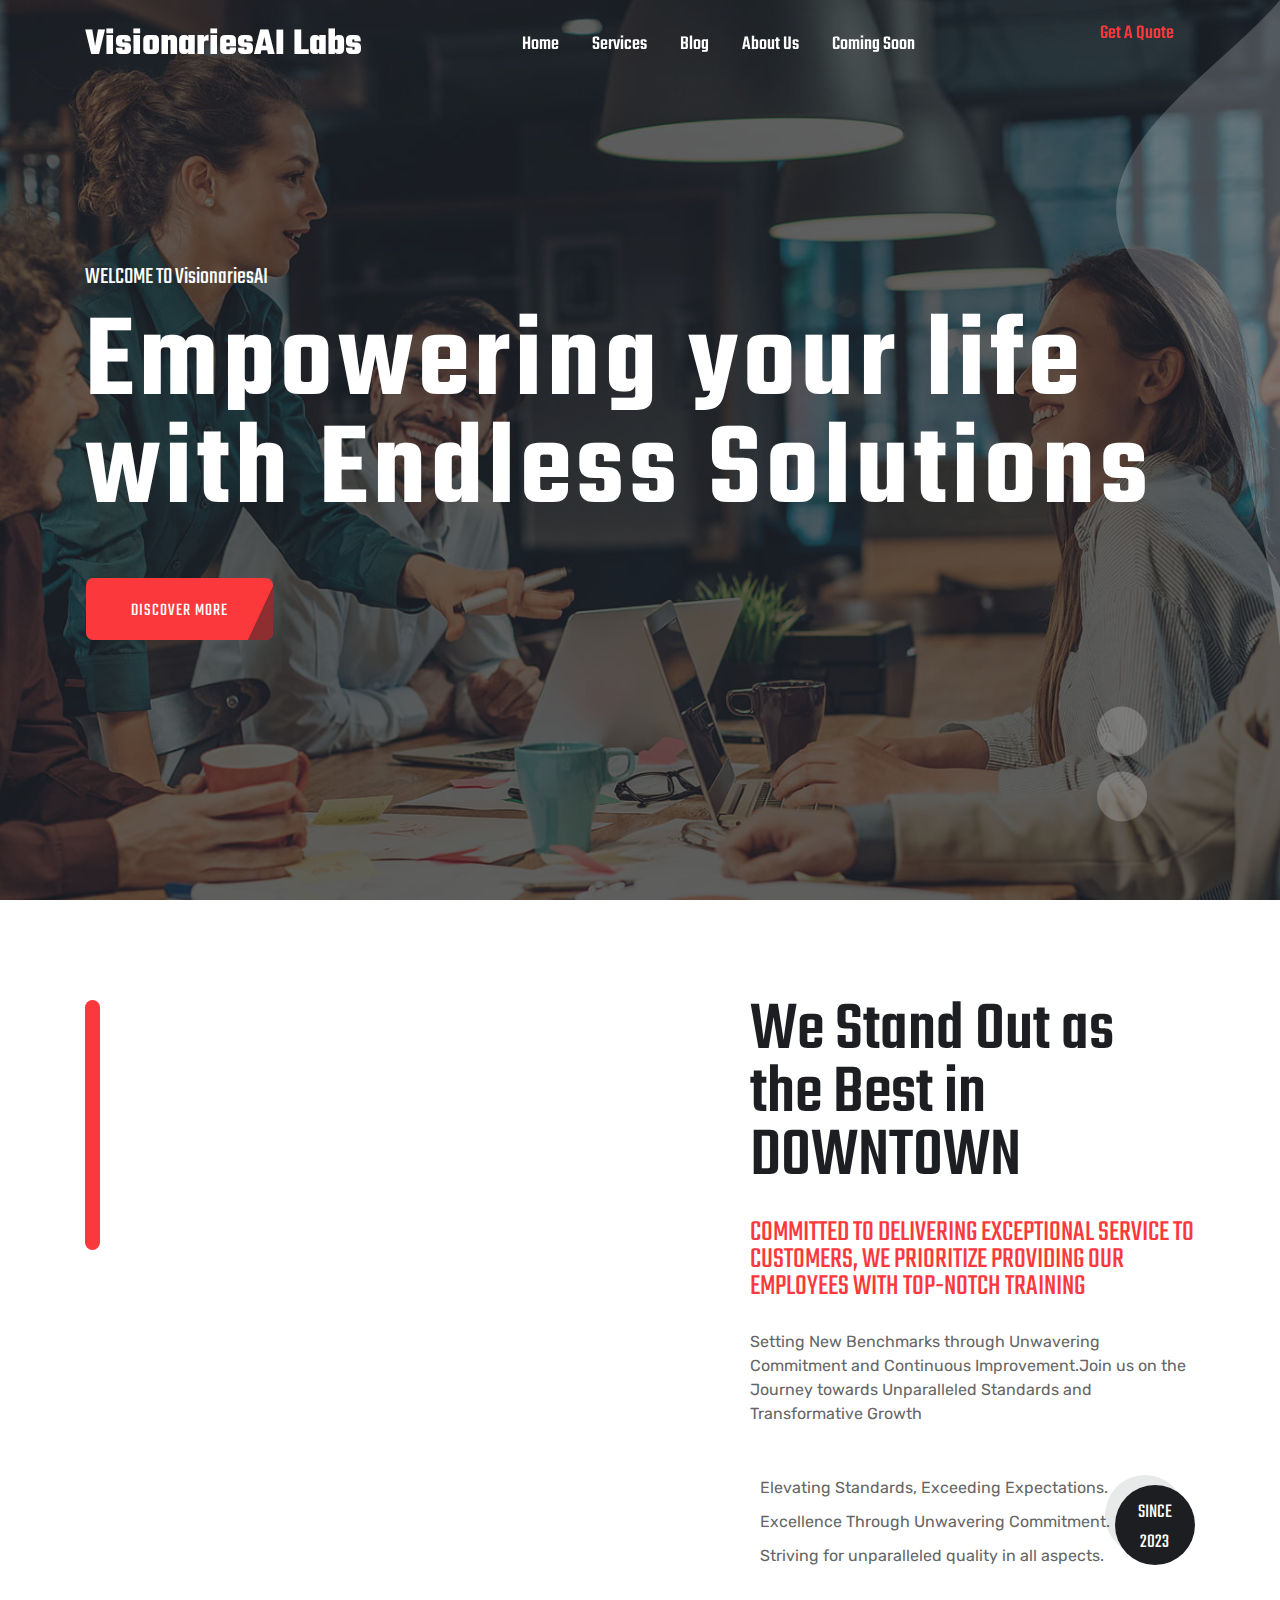
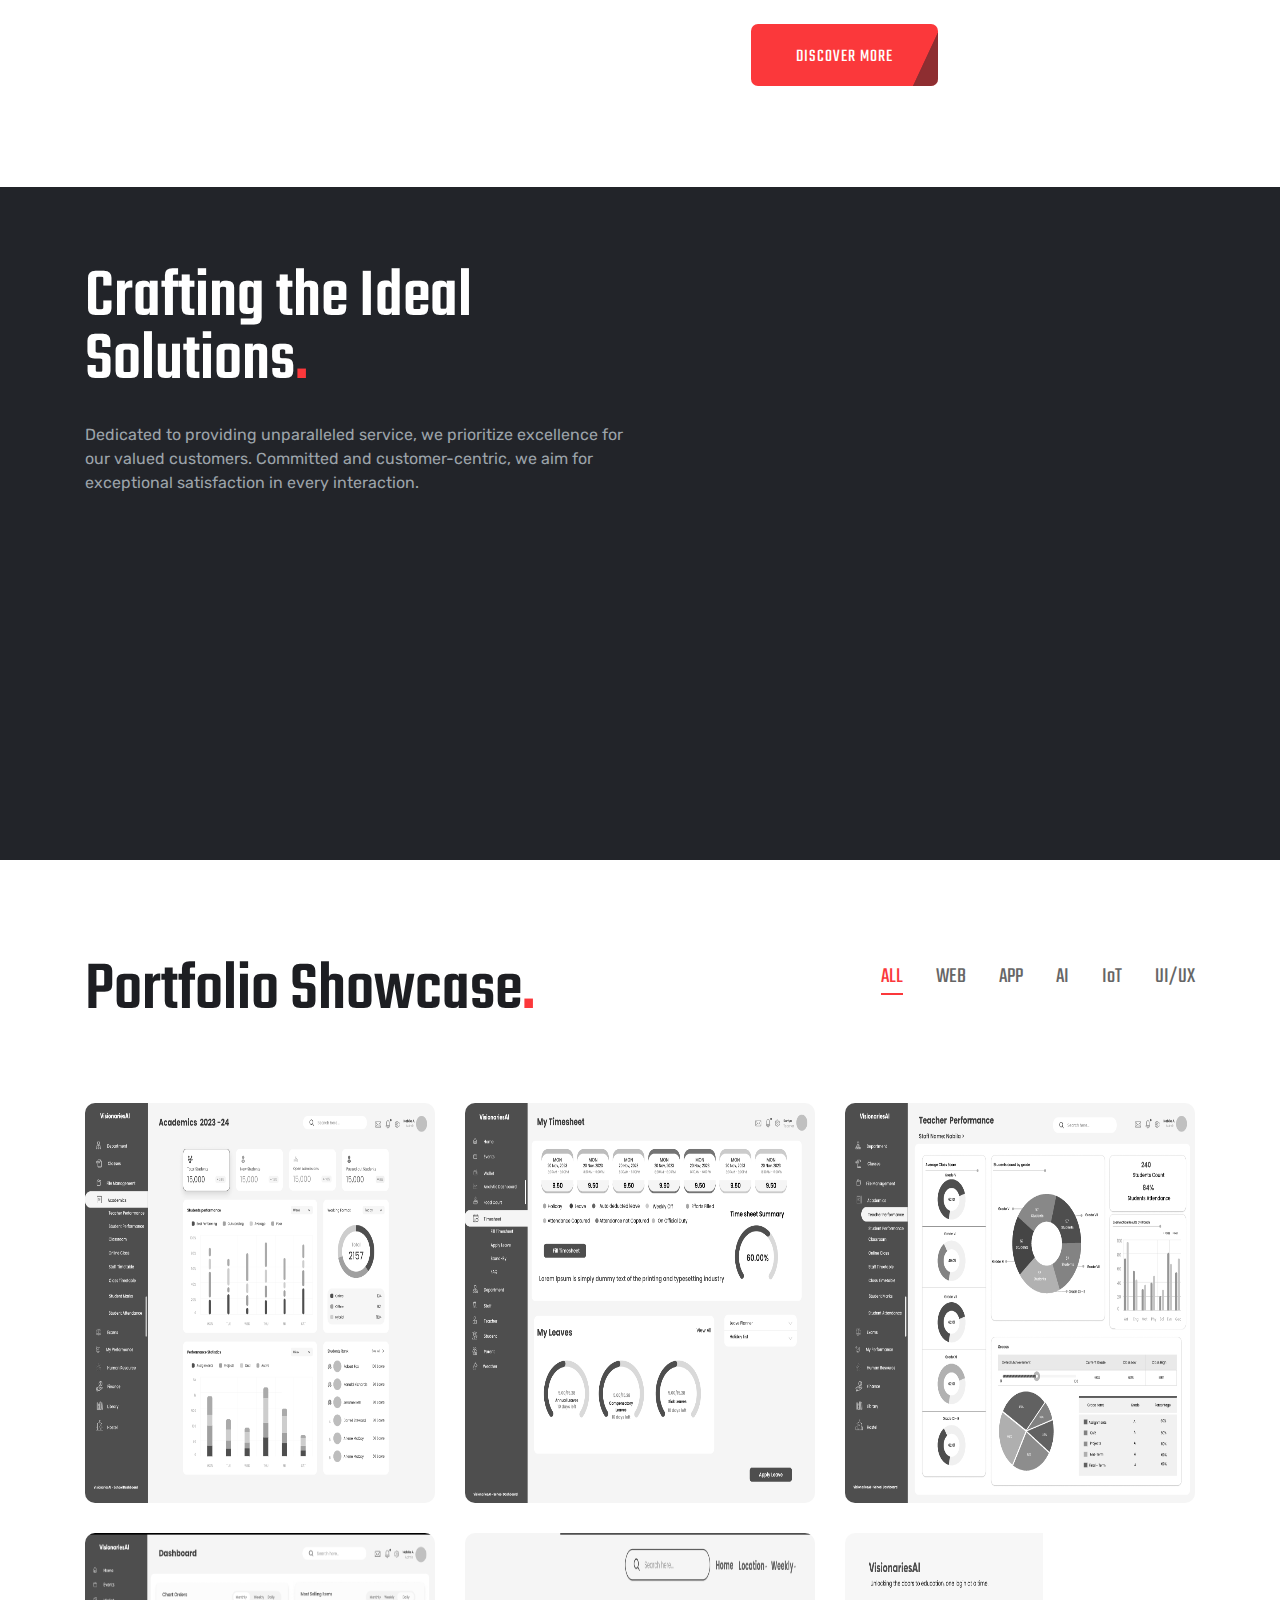
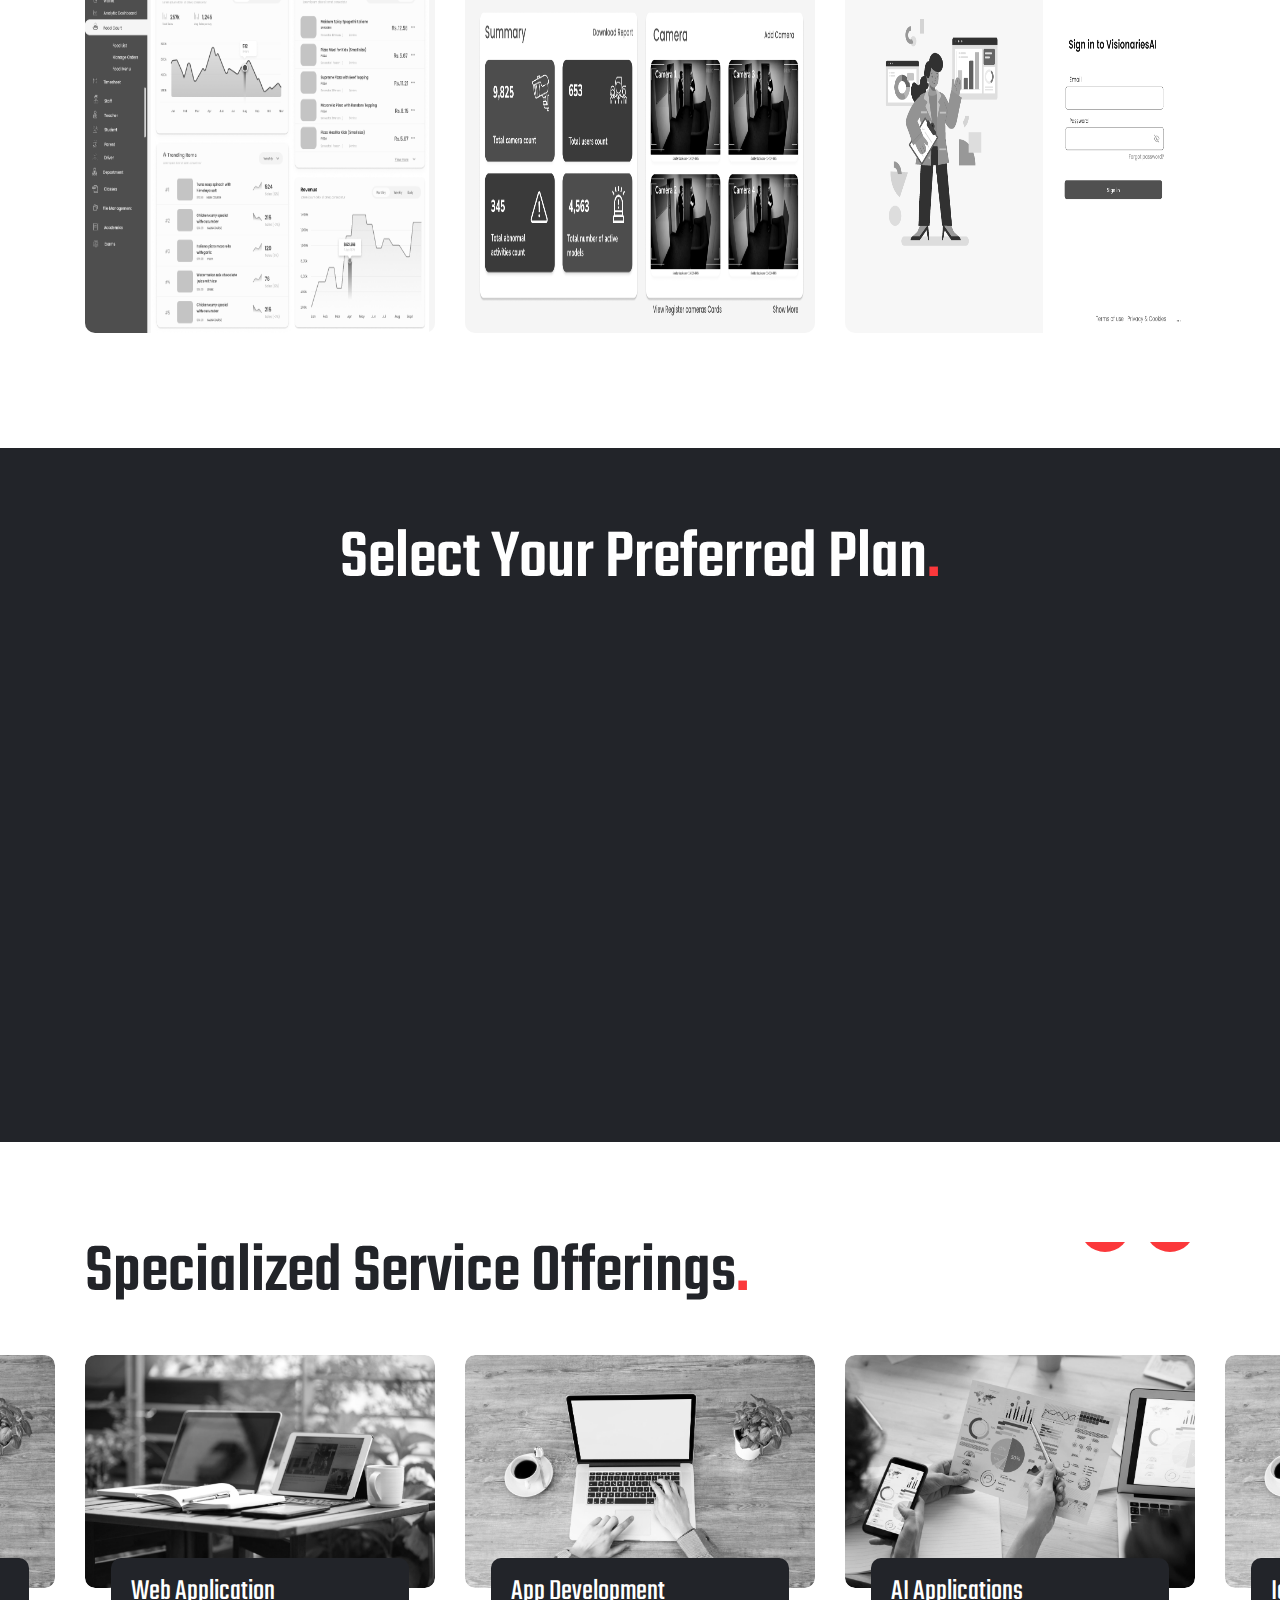
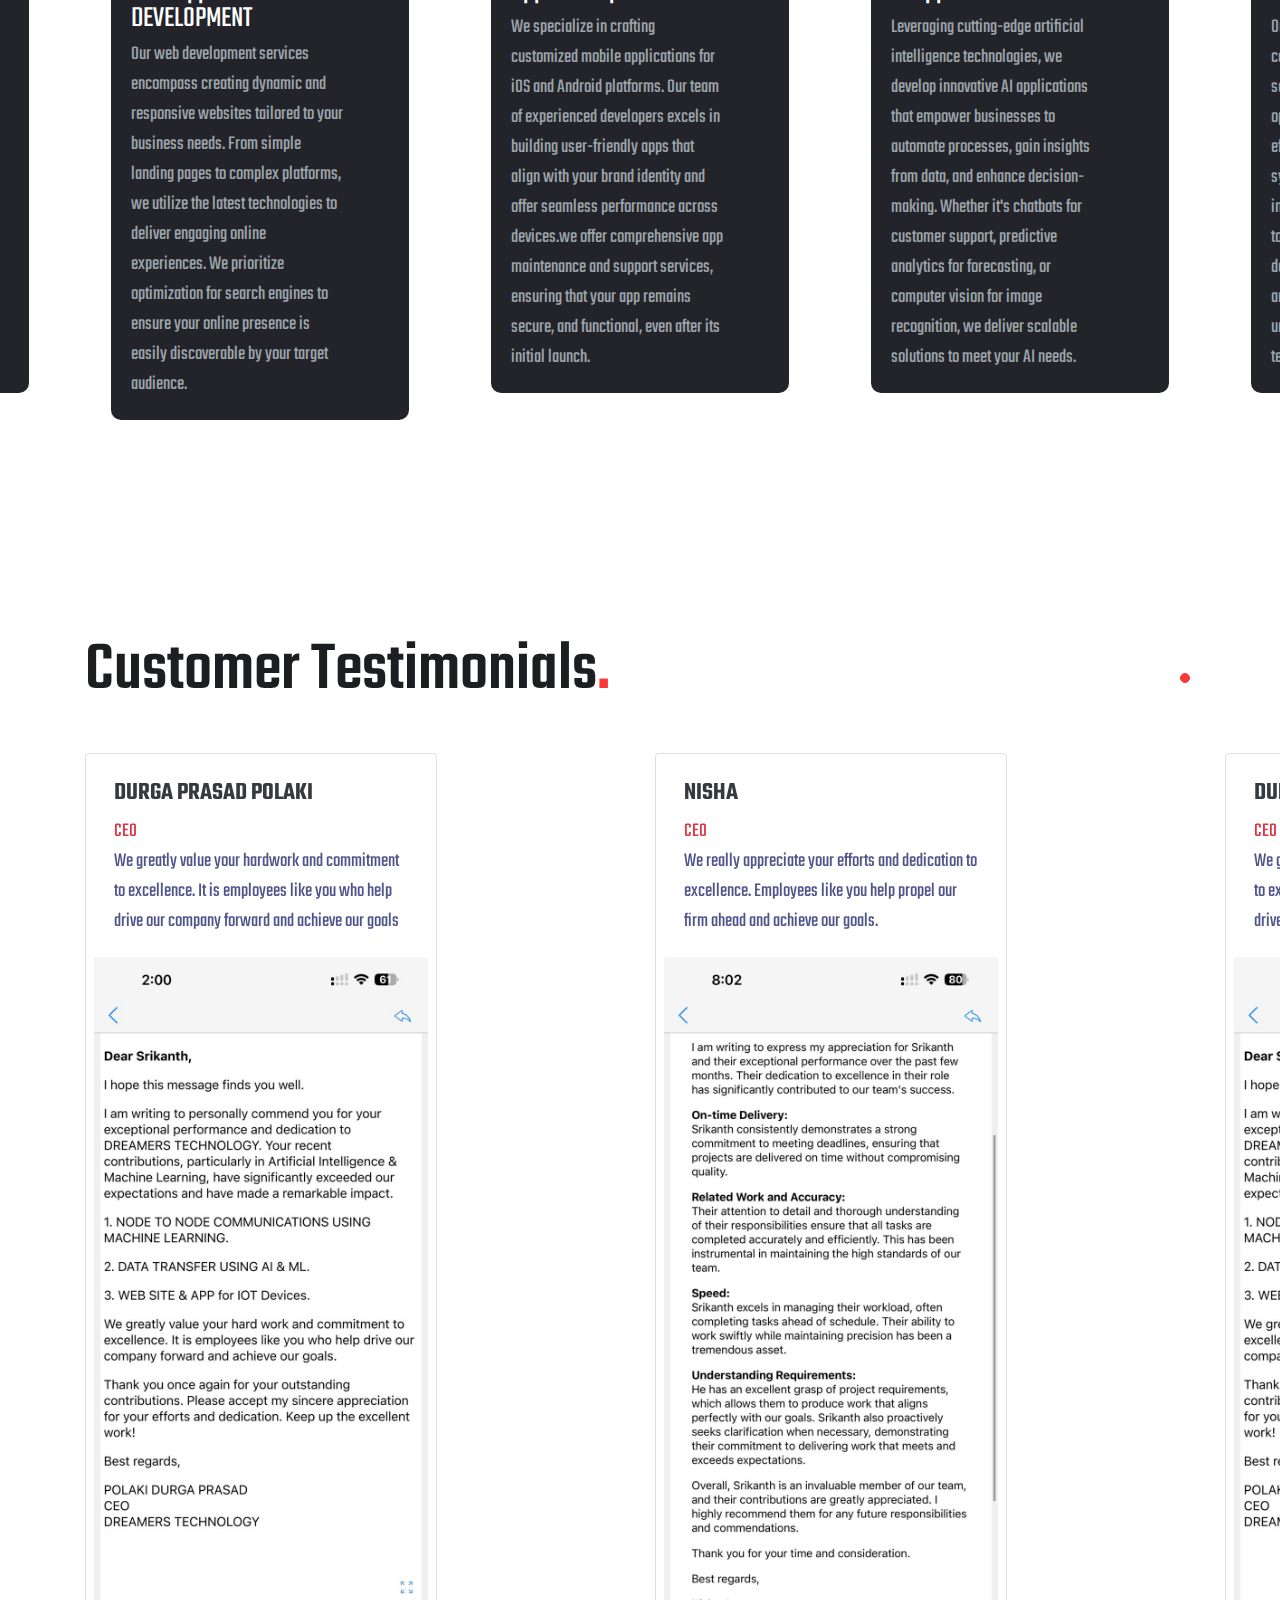
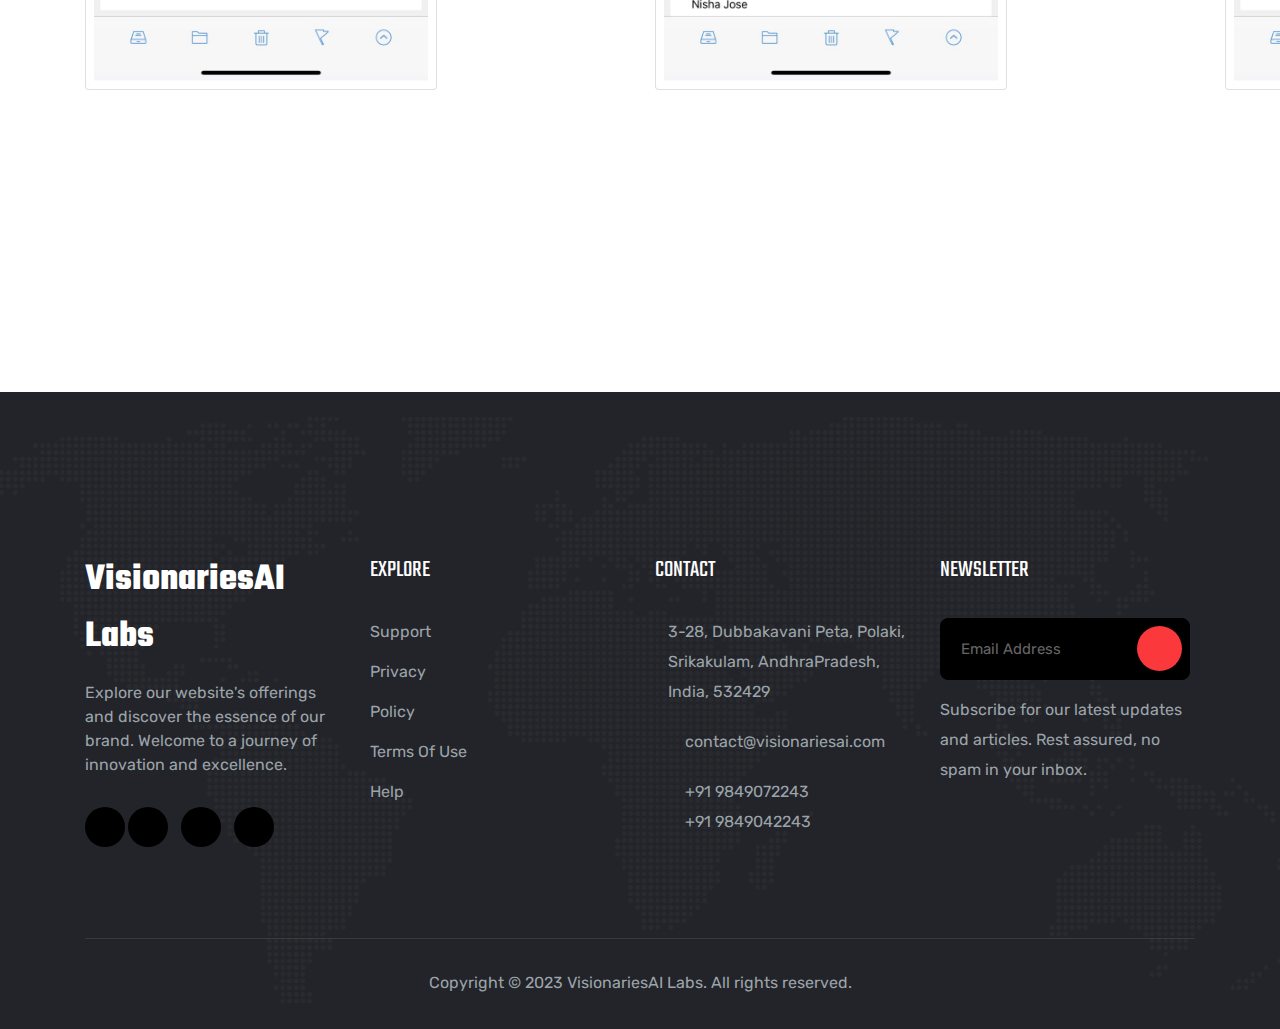
<file: index.html>
<!DOCTYPE html>
<html lang="en">
<head>
   <meta charset="UTF-8">
   <meta name="viewport" content="width=device-width, initial-scale=1.0">
   <meta http-equiv="X-UA-Compatible" content="ie=edge">
<!--    <link rel="shortcut icon" href="img/softoweb.png"> -->
   <!-- GOOGLE FONTS CDN LINK -->
   <link rel="preconnect" href="https://fonts.gstatic.com">
   <link href="https://fonts.googleapis.com/css2?family=Rubik:wght@300;400;500;600;700;800&family=Teko:wght@400;500;600;700&display=swap" rel="stylesheet">
   <!-- CSS LINK -->
   <link rel="stylesheet" href="css/bootstrap.css">
   <!-- AOS ANIAMATION PLUGIN -->
   <link rel="stylesheet" href="css/animate.css">
   <!-- OWL CAROUSEL PLUGIN -->
   <link rel="stylesheet" href="css/owl.carousel.min.css">
   <link rel="stylesheet" href="css/owl.theme.default.min.css">
   <!-- MAGNIFIC POPUP PLUGIN -->
   <link rel="stylesheet" href="css/magnific-popup.css">
   <link rel="stylesheet" href="css/custom.css">
   <title>VisionariesAI Labs</title>
</head>
<body>



   <!-- ======================================== NAVIGRATION ======================================== -->
   <nav id="navigration" class="navbar fixed-top p-0">
      <div class="container">
         <!-- <a class="logo" href="#"><img src="img/logo.png" alt=""></a> -->
         <a class="logo" href="index.html">VisionariesAI Labs</a>
         <div class="sidenav">
            <div class="header">
               <a class="logo d-lg-none" href="#">VisionariesAI Labs</a>
               <a href="#" class="d-lg-none" id="showsidenav"><img src="img/icon/letter-x.png" alt=""> </a>
            </div>
            <ul class="mb-0">
               <li class="nav-item"><a class="nav-link" href="index.html">Home</a></li>
               <li class="nav-item"><a class="nav-link" href="service.html">Services</a></li>
               <li class="nav-item"><a class="nav-link" href="blog.html">Blog</a></li>
               <li class="nav-item"><a class="nav-link" href="about.html">About Us</a></li>
               <!-- <li class="nav-item"><a class="nav-link" href="contact.html">Contact Us</a></li> -->
               <li class="nav-item"><a class="nav-link" href="coming_soon.html">Coming Soon</a></li>

            </ul>
         </div>
         <a class="btn font-btn get-quote d-none d-md-block" href="contact.html"><i class="fal fa-chevron-right"></i> <span>Get A Quote</span></a>
         <div id="hamburger" class="d-lg-none">
            <img src="img/icon/menu.png" class="img01" alt="">
         </div>
      </div>
   </nav>



   <!-- ======================================== HOME SECTION ======================================== -->
   <section id="homeSection">
      <div class="owl-carousel">
         <div class="slider-box slider-box1">
            <div class="overlay">
               <div class="container">
                  <div class="row">
                     <div class="col">
                        <div class="txt-box">
                           <div class="txt-area">
                              <p>WELCOME TO VisionariesAI</p>
                              <h1>Empowering your life with Endless Solutions</h1>
                              <a href="#featureSection" class="btn layer-btn redirect_btn">DISCOVER MORE</a>
                           </div>
                        </div>
                     </div>
                  </div>
               </div>
            </div>
         </div>
         <div class="slider-box slider-box2">
            <div class="overlay">
               <div class="container">
                  <div class="row">
                     <div class="col">
                        <div class="txt-box" data-aos="fade-up" data-aos-anchor-placement="center-bottom">
                           <div class="txt-area">
                              <p>CREATE IDEAS with US</p>
                              <h1>Collaborate for Exceptional Solutions</h1>
                              <a href="#featureSection" class="btn layer-btn redirect_btn">DISCOVER MORE</a>
                           </div>
                        </div>
                     </div>
                  </div>
               </div>
            </div>
         </div>
      </div>
   </section>



   <!-- ======================================== FEATURE SECTION ======================================== -->
   <section id="featureSection">
      <div class="container">
         <div class="row">
            <div class="col-lg-7">
               <div class="img-box">
                  <img src="img/featured-image-1.jpg" class="img01 wow slideInLeft" data-wow-duration="1.5s" alt="">
                  <img src="img/featured-image-2.jpg" class="img02 wow slideInLeft" data-wow-duration="2s" alt="">
               </div>
            </div>
            <div class="col-lg-5">
               <div class="txt-box">
                  <div class="sec-header">
                     <h2>We Stand Out as the Best in DOWNTOWN</h2>
                     <h4>COMMITTED TO DELIVERING EXCEPTIONAL SERVICE TO CUSTOMERS, WE PRIORITIZE PROVIDING OUR EMPLOYEES WITH TOP-NOTCH TRAINING</h4>
                     <p>Setting New Benchmarks through Unwavering Commitment and Continuous Improvement.Join us on the Journey towards Unparalleled Standards and Transformative Growth</p>
                  </div>
                  <div class="part2">
                     <ul>
                        <li><i class="fal fa-check"></i> Elevating Standards, Exceeding Expectations.</li>
                        <li><i class="fal fa-check"></i> Excellence Through Unwavering Commitment.</li>
                        <li><i class="fal fa-check"></i> Striving for unparalleled quality in all aspects.</li>
                     </ul>
                     <div class="since">
                        <span>SINCE <br>2023</span>
                     </div>
                  </div>
                  <a href="#serviceSection" id = "second_btn" class="btn layer-btn redirect_btn">DISCOVER MORE</a>
               </div>
            </div>
         </div>
      </div>
   </section>



   <!-- ======================================== SERVICE SECTION ======================================== -->
   <section id="serviceSection">
      <div class="container">
         <div class="row">
            <div class="col-lg-6 mb-5 mb-lg-0">
               <div class="sec-header">
                  <h2>Crafting the Ideal Solutions<span>.</span></h2>
                  <p>Dedicated to providing unparalleled service, we prioritize excellence for our valued customers. 
                     Committed and customer-centric, we aim for exceptional satisfaction in every interaction.</p>
               </div>
            </div>
            <div class="col-lg-3 col-md-6">
               <div class="service-box wow slideInRight" data-wow-duration="1.5s">
                  <div class="txt-area">
                     <h3>01</h3>
                     <h4>UI/UX <br>DESIGNING</h4>
                  </div>
                  <div class="img-box">
                     <img src="img/icon/uiux.png" alt="" class="img01">
                     <img src="img/icon/uiux02.png" alt="" class="img02">
                  </div>
               </div>
            </div>
            <div class="col-lg-3 col-md-6">
               <div class="service-box wow slideInRight" data-wow-duration="1.5s">
                  <div class="txt-area">
                     <h3>02</h3>
                     <h4>APP <br>DEVELOPMENT</h4>
                  </div>
                  <div class="img-box">
                     <img src="img/icon/app-development.png" alt="" class="img01">
                     <img src="img/icon/app-development02.png" alt="" class="img02">
                  </div>
               </div>
            </div>
            <div class="col-lg-3 col-md-6">
               <div class="service-box wow slideInRight" data-wow-duration="1.5s">
                  <div class="txt-area">
                     <h3>03</h3>
                     <h4>WEB <br>DEVELOPMENT</h4>
                  </div>
                  <div class="img-box">
                     <img src="img/icon/web-development.png" alt="" class="img01">
                     <img src="img/icon/web-development02.png" alt="" class="img02">
                  </div>
               </div>
            </div>
            <div class="col-lg-3 col-md-6">
               <div class="service-box wow slideInRight" data-wow-duration="1.5s">
                  <div class="txt-area">
                     <h3>04</h3>
                     <h4>CLOUD <br>SERVICES</h4>
                  </div>
                  <div class="img-box">
                     <img src="img/icon/digital-marketing.png" alt="" class="img01">
                     <img src="img/icon/digital-marketing02.png" alt="" class="img02">
                  </div>
               </div>
            </div>
            <div class="col-lg-3 col-md-6">
               <div class="service-box wow slideInRight" data-wow-duration="1.5s">
                  <div class="txt-area">
                     <h3>05</h3>
                     <h4>ARTIFICIAL <br>INTELLIGENCE</h4>
                  </div>
                  <div class="img-box">
                     <img src="img/icon/graphic-design.png" alt="" class="img01">
                     <img src="img/icon/graphic-design02.png" alt="" class="img02">
                  </div>
               </div>
            </div>
            <div class="col-lg-3 col-md-6">
               <div class="service-box wow slideInRight" data-wow-duration="1.5s">
                  <div class="txt-area">
                     <h3>06</h3>
                     <h4>Internet <br>of Things</h4>
                  </div>
                  <div class="img-box">
                     <img src="img/icon/content-writing.png" alt="" class="img01">
                     <img src="img/icon/content-writing02.png" alt="" class="img02">
                  </div>
               </div>
            </div>
         </div>
      </div>
   </section>




   <!-- ======================================== PORTFOLIO SECTION ======================================== -->
   <section id="portfolioSection">
      <div class="container">
         <div class="row">
            <div class="col-lg-6">
               <div class="sec-header">
                  <h2>Portfolio Showcase<span>.</span></h2>
               </div>
            </div>
            <div class="col-lg-6">
               <div class="indicator float-lg-right">
                  <span class="mixer active" data-filter="all">ALL</span>
                  <span class="mixer" id="projects_web" data-filter=".web">WEB</span>
                  <span class="mixer" id="projects_app" data-filter=".app">APP</span>
                  <span class="mixer" id="projects_ai" data-filter=".ai">AI</span>
                  <span class="mixer" id="projects_iot" data-filter=".iot">IoT</span>
                  <span class="mixer" id="projects_uiux" data-filter=".uiux">UI/UX</span>
               </div>
            </div>
         </div>
         <div id="portfolio">
            <div class="row">
               <div class="col-md-6 col-lg-4 mix web uiux">
                  <div class="portfolio-box">
                     <div class="img-box">
                        <a href="#portfolioPreview01" class="popup-with-zoom-anim">
                           <img src="img/academics.png" class="img-fluid" alt="">
                        </a>
                        <div id="portfolioPreview01" class="zoom-anim-dialog mfp-hide portfolio-preview">
                           <div class="row">
                              <div class="col-md-6 mb-5 mb-lg-0">
                                 <div class="img-box">
                                    <img src="img/academics.png" class="img-fluid" alt="">
                                 </div>
                              </div>
                              <div class="col-md-6">
                                 <div class="description">
                                    <h4>Academics</h4>
                                    <p>Crafting innovative web applications for seamless digital experiences, with a focus on user-centric design and scalable solutions.</p>
                                    <ul>
                                       <li><i class="fal fa-file-alt"></i> Project : <span>Web Application</span></li>
                                       <li><i class="fad fa-user-tie"></i> Client : <span>Service Based Application</span></li>
                                       <li><i class="fal fa-code"></i> Langages : <span>React (Frontend), Python (AI & Backend)</span></li>
                                       <li class="mb-0"><i class="fal fa-external-link"></i> Preview : <a href="#" target="_blank">https://visionariesai.com/</a></li>
                                    </ul>
                                 </div>
                              </div>
                           </div>
                        </div>
                     </div>
                     <div class="hover-txt">
                        <span class="category">WEB</span>
                        <p>Academics</p>
                     </div>
                  </div>
               </div>
               <div class="col-md-6 col-lg-4 mix web uiux">
                  <div class="portfolio-box">
                     <div class="img-box">
                        <a href="#portfolioPreview02" class="popup-with-zoom-anim">
                           <img src="img/attandence.png" class="img-fluid" alt="">
                        </a>
                        <div id="portfolioPreview02" class="zoom-anim-dialog mfp-hide portfolio-preview">
                           <div class="row">
                              <div class="col-md-6 mb-5 mb-lg-0">
                                 <div class="img-box">
                                    <img src="img/attandence.png" class="img-fluid" alt="">
                                 </div>
                              </div>
                              <div class="col-md-6">
                                 <div class="description">
                                    <h4>Attandence</h4>
                                    <p>Crafting innovative web applications for seamless digital experiences, with a focus on user-centric design and scalable solutions.</p>
                                    <ul>
                                       <li><i class="fal fa-file-alt"></i> Project : <span>Web Application</span></li>
                                       <li><i class="fad fa-user-tie"></i> Client : <span>Service Based Application</span></li>
                                       <li><i class="fal fa-code"></i> Langages : <span>React (Frontend), Python (AI & Backend)</span></li>
                                       <li class="mb-0"><i class="fal fa-external-link"></i> Preview : <a href="#" target="_blank">https://visionariesai.com/</a></li>
                                    </ul>
                                 </div>
                              </div>
                           </div>
                        </div>
                     </div>
                     <div class="hover-txt">
                        <span class="category">WEB</span>
                        <p>Attandence</p>
                     </div>
                  </div>
               </div>
               <div class="col-md-6 col-lg-4 mix web uiux">
                  <div class="portfolio-box">
                     <div class="img-box">
                        <a href="#portfolioPreview03" class="popup-with-zoom-anim">
                           <img src="img/education.png" class="img-fluid" alt="">
                        </a>
                        <div id="portfolioPreview03" class="zoom-anim-dialog mfp-hide portfolio-preview">
                           <div class="row">
                              <div class="col-md-6 mb-5 mb-lg-0">
                                 <div class="img-box">
                                    <img src="img/education.png" class="img-fluid" alt="">
                                 </div>
                              </div>
                              <div class="col-md-6">
                                 <div class="description">
                                    <h4>Education</h4>
                                    <p>Crafting innovative web applications for seamless digital experiences, with a focus on user-centric design and scalable solutions.</p>
                                    <ul>
                                       <li><i class="fal fa-file-alt"></i> Project : <span>Web Application</span></li>
                                       <li><i class="fad fa-user-tie"></i> Client : <span>Service Based Application</span></li>
                                       <li><i class="fal fa-code"></i> Langages : <span>React (Frontend), Python (AI & Backend)</span></li>
                                       <li class="mb-0"><i class="fal fa-external-link"></i> Preview : <a href="#" target="_blank">https://visionariesai.com/</a></li>
                                    </ul>
                                 </div>
                              </div>
                           </div>
                        </div>
                     </div>
                     <div class="hover-txt">
                        <span class="category">AI</span>
                        <p>Education</p>
                     </div>
                  </div>
               </div>
               <div class="col-md-6 col-lg-4 mix web uiux">
                  <div class="portfolio-box">
                     <div class="img-box">
                        <a href="#portfolioPreview04" class="popup-with-zoom-anim">
                           <img src="img/food_court.png" class="img-fluid" alt="">
                        </a>
                        <div id="portfolioPreview04" class="zoom-anim-dialog mfp-hide portfolio-preview">
                           <div class="row">
                              <div class="col-md-6 mb-5 mb-lg-0">
                                 <div class="img-box">
                                    <img src="img/food_court.png" class="img-fluid" alt="">
                                 </div>
                              </div>
                              <div class="col-md-6">
                                 <div class="description">
                                    <h4>Restaurant Management</h4>
                                    <p>Crafting innovative web applications for seamless digital experiences, with a focus on user-centric design and scalable solutions.</p>
                                    <ul>
                                       <li><i class="fal fa-file-alt"></i> Project : <span>Web Application</span></li>
                                       <li><i class="fad fa-user-tie"></i> Client : <span>Service Based Application</span></li>
                                       <li><i class="fal fa-code"></i> Langages : <span>React (Frontend), Python (AI & Backend)</span></li>
                                       <li class="mb-0"><i class="fal fa-external-link"></i> Preview : <a href="#" target="_blank">https://visionariesai.com/</a></li>
                                    </ul>
                                 </div>
                              </div>
                           </div>
                        </div>
                     </div>
                     <div class="hover-txt">
                        <span class="category">AI</span>
                        <p>Restaurant Management</p>
                     </div>
                  </div>
               </div>
               <div class="col-md-6 col-lg-4 mix web uiux ai iot">
                  <div class="portfolio-box">
                     <div class="img-box">
                        <a href="#portfolioPreview05" class="popup-with-zoom-anim">
                           <img src="img/visionary_ai.png" class="img-fluid" alt="">
                        </a>
                        <div id="portfolioPreview05" class="zoom-anim-dialog mfp-hide portfolio-preview">
                           <div class="row">
                              <div class="col-md-6 mb-5 mb-lg-0">
                                 <div class="img-box">
                                    <img src="img/visionary_ai.png" class="img-fluid" alt="">
                                 </div>
                              </div>
                              <div class="col-md-6">
                                 <div class="description">
                                    <h4>VisionariesAI</h4>
                                    <p>Crafting innovative web applications for seamless digital experiences, with a focus on user-centric design and scalable solutions.</p>
                                    <ul>
                                       <li><i class="fal fa-file-alt"></i> Project : <span>Web Application</span></li>
                                       <li><i class="fad fa-user-tie"></i> Client : <span>Service Based Application</span></li>
                                       <li><i class="fal fa-code"></i> Langages : <span>React (Frontend), Python (AI & Backend)</span></li>
                                       <li class="mb-0"><i class="fal fa-external-link"></i> Preview : <a href="#" target="_blank">https://visionariesai.com/</a></li>
                                    </ul>
                                 </div>
                              </div>
                           </div>
                        </div>
                     </div>
                     <div class="hover-txt">
                        <span class="category">AI</span>
                        <p>VisionariesAI</p>
                     </div>
                  </div>
               </div>
               <div class="col-md-6 col-lg-4 mix web uiux ai iot">
                  <div class="portfolio-box">
                     <div class="img-box">
                        <a href="#portfolioPreview06" class="popup-with-zoom-anim">
                           <img src="img/visionary_hub.png" class="img-fluid" alt="">
                        </a>
                        <div id="portfolioPreview06" class="zoom-anim-dialog mfp-hide portfolio-preview">
                           <div class="row">
                              <div class="col-md-6 mb-5 mb-lg-0">
                                 <div class="img-box">
                                    <img src="img/visionary_hub.png" class="img-fluid" alt="">
                                 </div>
                              </div>
                              <div class="col-md-6">
                                 <div class="description">
                                    <h4>Visonary Hub</h4>
                                    <p>Crafting innovative web applications for seamless digital experiences, with a focus on user-centric design and scalable solutions.</p>
                                    <ul>
                                       <li><i class="fal fa-file-alt"></i> Project : <span>Web Application</span></li>
                                       <li><i class="fad fa-user-tie"></i> Client : <span>Service Based Application</span></li>
                                       <li><i class="fal fa-code"></i> Langages : <span>React (Frontend), Python (AI & Backend)</span></li>
                                       <li class="mb-0"><i class="fal fa-external-link"></i> Preview : <a href="#" target="_blank">https://visionariesai.com/</a></li>
                                    </ul>
                                 </div>
                              </div>
                           </div>
                        </div>
                     </div>
                     <div class="hover-txt">
                        <span class="category">WEB</span>
                        <p>Visonary Hub</p>
                     </div>
                  </div>
               </div>
            </div>
         </div>
      </div>
   </section>


   <!-- ======================================== PRICING SECTION ======================================== -->
   <section id="pricingSection">
      <div class="container">
         <div class="row">
            <div class="col">
               <div class="sec-header text-center">
                  <h2>Select Your Preferred Plan<span>.</span></h2>
               </div>
            </div>
         </div>
         <div class="row">
            <div class="col-md-4">
               <div class="pricing-box wow bounceInLeft" data-wow-duration="2s">
                  <h4>Basic Plan</h4>
                  <h3>$2999</h3>
                  <ul>
                     <li><a href="#projects_uiux">UI/UX DESIGNING</a></li>
                     <li><a href="#projects_web">WEB DEVELOPMENT</a></li>
                     <li><a href="#projects_app">APP DEVELOPMENT</a></li>
                     <li><a href="#projects_ai">ARTIFICIAL INTELLIGENCE</a></li>
                     <li><a href="#projects_iot">Internet of Things</a></li>
                  </ul>
                  <a href="contact.html" class="btn font-btn"><i class="fal fa-chevron-right" aria-hidden="true"></i> <span>Discover More</span></a>
               </div>
            </div>
            <div class="col-md-4">
               <div class="pricing-box wow bounceInLeft" data-wow-duration="2s">
                  <h4>Premium Plan</h4>
                  <h3>$4999</h3>
                  <ul>
                     <li><a href="#projects_uiux">UI/UX DESIGNING</a></li>
                     <li><a href="#projects_web">WEB DEVELOPMENT</a></li>
                     <li><a href="#projects_app">APP DEVELOPMENT</a></li>
                     <li><a href="#projects_ai">ARTIFICIAL INTELLIGENCE</a></li>
                     <li><a href="#projects_iot">Internet of Things</a></li>
                  </ul>
                  <a href="contact.html" class="btn font-btn"><i class="fal fa-chevron-right" aria-hidden="true"></i> <span>Discover More</span></a>
               </div>
            </div>
            <div class="col-md-4">
               <div class="pricing-box wow bounceInLeft" data-wow-duration="2s">
                  <h4>Standard Plan</h4>
                  <h3>$9999</h3>
                  <ul>
                     <li><a href="#projects_uiux">UI/UX DESIGNING</a></li>
                     <li><a href="#projects_web">WEB DEVELOPMENT</a></li>
                     <li><a href="#projects_app">APP DEVELOPMENT</a></li>
                     <li><a href="#projects_ai">ARTIFICIAL INTELLIGENCE</a></li>
                     <li><a href="#projects_iot">Internet of Things</a></li>
                  </ul>
                  <a href="contact.html" class="btn font-btn"><i class="fal fa-chevron-right" aria-hidden="true"></i> <span>Discover More</span></a>
               </div>
            </div>
         </div>
      </div>
   </section>

   <section id="specialFeature">
      <div class="container">
         <div class="row">
            <div class="col">
               <div class="sec-header">
                  <h2>Specialized Service Offerings<span>.</span></h2>
               </div>
            </div>
         </div>
         <div class="row">
            <div class="col">
               <div class="owl-carousel">
                  <div class="service-box">
                     <div class="img-box">
                        <img src="img/service01.jpg" alt="">
                     </div>
                     <div class="txt-box">
                        <h4>Web Application DEVELOPMENT</h4>
                        <p>Our web development services encompass creating dynamic and responsive websites tailored to your business needs. 
                           From simple landing pages to complex platforms, we utilize the latest technologies to deliver engaging online experiences. We prioritize optimization for search engines 
                           to ensure your online presence is easily discoverable by your target audience.</p>
                        <a href="service.html" class="btn font-btn"><i class="fal fa-chevron-right" aria-hidden="true"></i></a>
                     </div>
                  </div>
                  <div class="service-box">
                     <div class="img-box">
                        <img src="img/service02.jpg" alt="">
                     </div>
                     <div class="txt-box">
                        <h4>App Development</h4>
                        <p>We specialize in crafting customized mobile applications for iOS and Android platforms. 
                           Our team of experienced developers excels in building user-friendly apps that align with your brand identity 
                           and offer seamless performance across devices.we offer comprehensive app maintenance and support services, ensuring that your app remains
                           secure, and functional, even after its initial launch.</p>
                        <a href="service.html" class="btn font-btn"><i class="fal fa-chevron-right" aria-hidden="true"></i></a>
                     </div>
                  </div>
                  <div class="service-box">
                     <div class="img-box">
                        <img src="img/service03.jpg" alt="">
                     </div>
                     <div class="txt-box">
                        <h4>AI Applications</h4>
                        <p>Leveraging cutting-edge artificial intelligence technologies, we develop innovative AI applications that empower businesses to automate processes,
                           gain insights from data, and enhance decision-making. Whether it's chatbots for customer support, predictive analytics for forecasting, 
                           or computer vision for image recognition, we deliver scalable solutions to meet your AI needs.</p>
                        <a href="service.html" class="btn font-btn"><i class="fal fa-chevron-right" aria-hidden="true"></i></a>
                     </div>
                  </div>
                  <div class="service-box">
                     <div class="img-box">
                        <img src="img/service02.jpg" alt="">
                     </div>
                     <div class="txt-box">
                        <h4>IoT (Internet of Things)</h4>
                        <p>Our IoT solutions enable you to connect and manage smart devices, sensors, and data networks to optimize operations and drive efficiency. 
                           From smart home systems to industrial IoT implementations, we provide end-to-end services encompassing device integration, data analytics, 
                           and application development to unlock the full potential of IoT technologies.</p>
                        <a href="service.html" class="btn font-btn"><i class="fal fa-chevron-right" aria-hidden="true"></i></a>
                     </div>
                  </div>
                  <div class="service-box">
                     <div class="img-box">
                        <img src="img/service02.jpg" alt="">
                     </div>
                     <div class="txt-box">
                        <h4>UI/UX Design</h4>
                        <p>With a focus on user-centric design principles, our UI/UX services ensure intuitive and visually appealing interfaces that enhance user satisfaction and engagement. 
                           From wireframing and prototyping to usability testing and iterative design refinements, 
                           we create seamless digital experiences that resonate with your target audience and differentiate your brand in the competitive landscape.</p>
                        <a href="service.html" class="btn font-btn"><i class="fal fa-chevron-right" aria-hidden="true"></i></a>
                     </div>
                  </div>
               </div>
            </div>
         </div>
      </div>
   </section>




   <!-- ======================================== WORK SECTION ======================================== -->
<!--    <section id="workSection" class="text-center">
      <div class="overlay">
         <div class="container">
            <div class="row">
               <div class="col-lg-3 col-md-6">
                  <div class="work-box">
                     <div class="txt-box">
                        <h2><span class="counter">10</span></h2>
                        <p>Satisfied Clients</p>
                     </div>
                  </div>
               </div>
               <div class="col-lg-3 col-md-6">
                  <div class="work-box box-2">
                     <div class="txt-box">
                        <h2><span class="counter">50</span></h2>
                        <p>Project Completed</p>
                     </div>
                  </div>
               </div>
               <div class="col-lg-3 col-md-6 mt-4 pt-1 mt-md-0 pt-md-0">
                  <div class="work-box box-3">
                     <div class="txt-box">
                        <h2><span class="counter">2</span></h2>
                        <p>Project Launched</p>
                     </div>
                  </div>
               </div>
               <div class="col-lg-3 col-md-6">
                  <div class="work-box box-4">
                     <div class="txt-box">
                        <h2><span class="counter">1</span></h2>
                        <p>Years Completed</p>
                     </div>
                  </div>
               </div>
            </div>
         </div>
      </div>
   </section> -->




   <!-- ======================================== TESTIMONIAL SECTION ======================================== --> 
    <section id="testimonialSection"> 
      <div class="container">
         <div class="row">
            <div class="col">
               <div class="sec-header">
                  <h2>Customer Testimonials<span>.</span></h2>
               </div>
            </div>
         </div>
         <div class="row">
            <div class="col">
               <div class="owl-carousel">
                  <!-- <div class="testimonial-box">
                     <div class="top-part">
                        <div class="client">
                           <img src="img/samantha.jpg" alt="">
                        </div>
                        <div class="txt">
                           <p>DURGA PRASAD POLAKI</p>
                           <span>CEO</span>
                        </div>
                        <div class="quote">
                           <img src="img/icon/quote.png" class="img01" alt="">
                           <img src="img/icon/quote02.png" class="img02" alt="">
                        </div>
                     </div>
                     
                     <p class="feedback">We greatly value your hardwork and commitment to excellence. It is employees like you who help drive our company forward and achieve our goals</p>
                     <div class="feedback-img">
                        <img src="img/DreamTech.jpg" alt=""  id="feedback-img-dreamTech" />
                     </div>
                  </div> -->

                  <!-- <div class="card" style="width: 18rem;">
                     <div class="top-part">
                        <div class="client">
                           <img src="img/samantha.jpg" alt="">
                        </div>
                        <div class="txt">
                           <p>DURGA PRASAD POLAKI</p>
                           <span>CEO</span>
                        </div>
                        <div class="quote">
                           <img src="img/icon/quote.png" class="img01" alt="">
                           <img src="img/icon/quote02.png" class="img02" alt="">
                        </div>
                     </div>
                     
                     <div class="card-body">
                       <h5 class="card-title">Card title</h5>
                       <p class="card-text">Some quick example text to build on the card title and make up the bulk of the card's content.</p>
                       <a href="#" class="btn btn-primary">Go somewhere</a>
                     </div>
                     <img src="img/DreamTech.jpg" class="card-img-top  h-200" alt="...">
                   </div> -->


                   <div class="card p-2" style="width: 22rem;">
                     
                     
                     <div class="card-body">
                       <h5 class="card-title text-dark">DURGA PRASAD POLAKI</h5>
                       <span class="text-danger">CEO</span>
                       <p class="card-text">We greatly value your hardwork and commitment to excellence. It is employees like you who help drive our company forward and achieve our goals</p>
                       <!-- <a href="#" class="btn btn-primary">Go somewhere</a> -->
                     </div>
                     <img src="img/DreamTech.jpg" class="card-img-top  h-200" alt="...">
                   </div>

                   <div class="card p-2" style="width: 22rem;">
                     
                     
                     <div class="card-body">
                       <h5 class="card-title text-dark">NISHA</h5>
                       <span class="text-danger">CEO</span>
                       <p class="card-text">We really appreciate your efforts and dedication to excellence. Employees like you help propel our firm ahead and achieve our goals.</p>
                       <!-- <a href="#" class="btn btn-primary">Go somewhere</a> -->
                     </div>
                     <img src="img/nisha.jpg" class="card-img-top " alt="...">
                   </div>

                   <!-- <div class="card p-2" style="width: 22rem;">
                     
                     
                     <div class="card-body">
                       <h5 class="card-title text-dark">DURGA PRASAD POLAKI</h5>
                       <span class="text-danger">CEO</span>
                       <p class="card-text">We greatly value your hardwork and commitment to excellence. It is employees like you who help drive our company forward and achieve our goals</p>
                       <a href="#" class="btn btn-primary">Go somewhere</a>
                     </div>
                     <img src="img/DreamTech.jpg" class="card-img-top img-fluid feedback-img-dreamTech" alt="...">
                   </div> -->
                  

                  <!-- <div class="testimonial-box">
                     <div class="top-part">
                        <div class="client">
                           <img src="img/samantha.jpg" alt="">
                        </div>
                        <div class="txt">
                           <p>SAMANTHA AKKINENI</p>
                           <span>MANAGING DIRECTOR</span>
                        </div>
                        <div class="quote">
                           <img src="img/icon/quote.png" class="img01" alt="">
                           <img src="img/icon/quote02.png" class="img02" alt="">
                        </div>
                     </div>
                     <p class="feedback">Crafting innovative web applications for seamless digital experiences, with a focus on user-centric design and scalable solutions.</p>
                  </div>
                  <div class="testimonial-box">
                     <div class="top-part">
                        <div class="client">
                           <img src="img/samantha.jpg" alt="">
                        </div>
                        <div class="txt">
                           <p>SAMANTHA AKKINENI</p>
                           <span>MANAGING DIRECTOR</span>
                        </div>
                        <div class="quote">
                           <img src="img/icon/quote.png" class="img01" alt="">
                           <img src="img/icon/quote02.png" class="img02" alt="">
                        </div>
                     </div>
                     <p class="feedback">Crafting innovative web applications for seamless digital experiences, with a focus on user-centric design and scalable solutions.</p>
                  </div> -->
               </div>
            </div>
         </div>
      </div>
   </section>



   <!-- ======================================== CONTACT AREA 2 ======================================== -->
   <section id="contactArea">
      <div class="container">
         <div class="contact-box wow fadeInRightBi" data-wow-duration="1.5s">
            <div class="row">
               <div class="col-lg-9 mb-3 mb-lg-0">
                  <div class="sec-header">
                     <h2>Commence Your Project <br>Today<span>.</span></h2>
                  </div>
               </div>
               <div class="col-lg-3">
                  <a href="contact.html" class="btn layer-btn">CONTACT WITH US</a>
               </div>
            </div>
         </div>
      </div>
   </section>





   <!-- ======================================== FOOTER SECTION ======================================== -->
   <section id="footerSection">
      <div class="container">
         <div class="row">
            <div class="col-lg-3 col-md-6 mb-5 mb-lg-0">
               <div class="footer-box">
                  <a href="#" class="logo">VisionariesAI Labs</a>
                  <p class="about">Explore our website's offerings and discover the essence of our brand. Welcome to a journey of innovation and excellence.</p>
                  <div class="social-links">
                     <a href="https://www.linkedin.com/in/visionariesai-labs-31a527294/" class="mr-0"><i class="fab fa-linkedin"></i></a>
                     <a href="#"><i class="fab fa-facebook"></i></a>
                     <a href="#"><i class="fab fa-twitter"></i></a>
                     <a href="https://www.instagram.com/visionariesai/"><i class="fab fa-instagram"></i></a>
                  </div>
               </div>
            </div>
            <div class="col-lg-3 col-md-6 mb-5 mb-lg-0">
               <div class="footer-box box2">
                  <p class="title">EXPLORE</p>
                  <ul>
                     <li><a href="contact.html">Support</a></li>
                     <li><a href="#">Privacy</a></li>
                     <li><a href="#">Policy</a></li>
                     <li><a href="#">Terms Of Use</a></li>
                     <li class="mb-0"><a href="contact.html">Help</a></li>
                  </ul>
               </div>
            </div>
            <div class="col-lg-3 col-md-6 mb-5 mb-md-0">
               <div class="footer-box box3">
                  <p class="title">CONTACT</p>
                  <div class="icon-box">
                     <div class="icon">
                        <i class="fal fa-map-marker-alt"></i>
                     </div>
                     <div class="txt">
                        <span>3-28, Dubbakavani Peta, Polaki, Srikakulam, AndhraPradesh, India, 532429 </span>
                     </div>
                  </div>
                  <div class="icon-box">
                     <div class="icon">
                        <i class="fal fa-envelope"></i>
                     </div>
                     <div class="txt">
                        <span>contact@visionariesai.com</span>
                     </div>
                  </div>
                  <div class="icon-box mb-0">
                     <div class="icon">
                        <i class="fal fa-phone-alt"></i>
                     </div>
                     <div class="txt">
                        <span>+91 9849072243 <br> +91 9849042243</span>
                     </div>
                  </div>
               </div>
            </div>
            <div class="col-lg-3 col-md-6">
               <div class="footer-box box4">
                  <p class="title">NEWSLETTER</p>
                  <form>
                     <div class="form-group">
                        <input type="email" class="form-control" placeholder="Email Address">
                     </div>
            <a href="mailto:contact@visionariesai.com" class="btn"><i class="fal fa-envelope"></i></a>
                       
                  </form>
                  <span>Subscribe for our latest updates and articles. Rest assured, no spam in your inbox.</span>
               </div>
            </div>
         </div>
         <div class="copy-right">
            <div class="row">
               <div class="col">
                  <span>Copyright © 2023 VisionariesAI Labs. All rights reserved.</span>
               </div>
            </div>
         </div>
      </div>
   </section>


   <!-- ======================================== SCROLL TO TOP ICON ======================================== -->
   <a href="#" class="scroll-up">
      <i class="fal fa-chevron-up"></i>
   </a>


   <script src="js/jquery.min.js"></script>
   <script src="js/bootstrap.min.js"></script>
   <script src="js/popper.min.js"></script>
   <script src="js/font-awesome-pro.js"></script>
   <!-- SCROLL ANIAMATION Plugin -->
   <script src="js/wow.min.js"></script>
   <!-- MIXIT UP Plugin -->
   <script src="js/mixitup.min.js"></script>
   <!-- MAGNIFIC POPUP Plugin -->
   <script src="js/jquery.magnific-popup.min.js"></script>
   <!-- CounterUp Plugin -->
   <script src="js/jquery.counterup.min.js"></script>
   <script src="js/jquery.waypoints.min.js"></script>
   <!-- OWL CAROUSEL Plugin -->
   <script src="js/owl.carousel.min.js"></script>
   <script src="js/custom.js"></script>
   <script>





   </script>
</body>
</html>
</file>
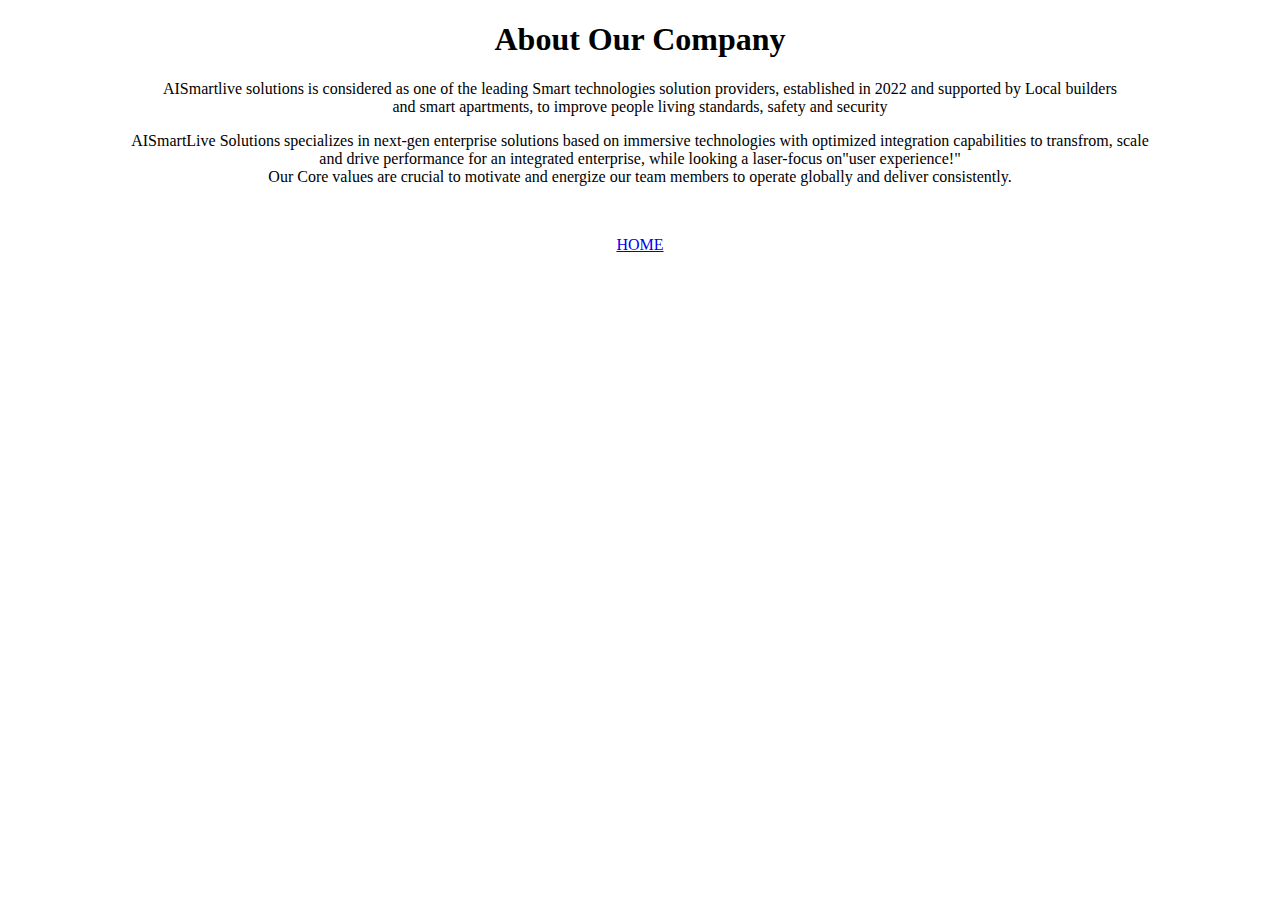
<file: about us.html>
<!DOCTYPE html>
<html lang="en">
<head>
    <meta charset="UTF-8">
    <title>About AISmartLive Solutions </title>
</head>
<body>
<h1 style="text-align: center">About Our Company</h1>
<p style="text-align: center ">AISmartlive solutions is considered as one of the leading Smart technologies solution providers,
    established in 2022 and supported by Local builders<br>
    and smart apartments, to improve people living standards, safety and security</p>
<P style="text-align: center">AISmartLive Solutions specializes in next-gen enterprise solutions based on immersive technologies with optimized
    integration capabilities to transfrom, scale<br> and drive performance for an integrated enterprise, while
    looking a laser-focus on"user experience!"<br> Our Core values are crucial to motivate and energize our
    team members to operate globally and deliver consistently.</P><br><p style="text-align: center"><a href="index.html" class="hero-btn">HOME</a></p>



</body>
</html>
</file>
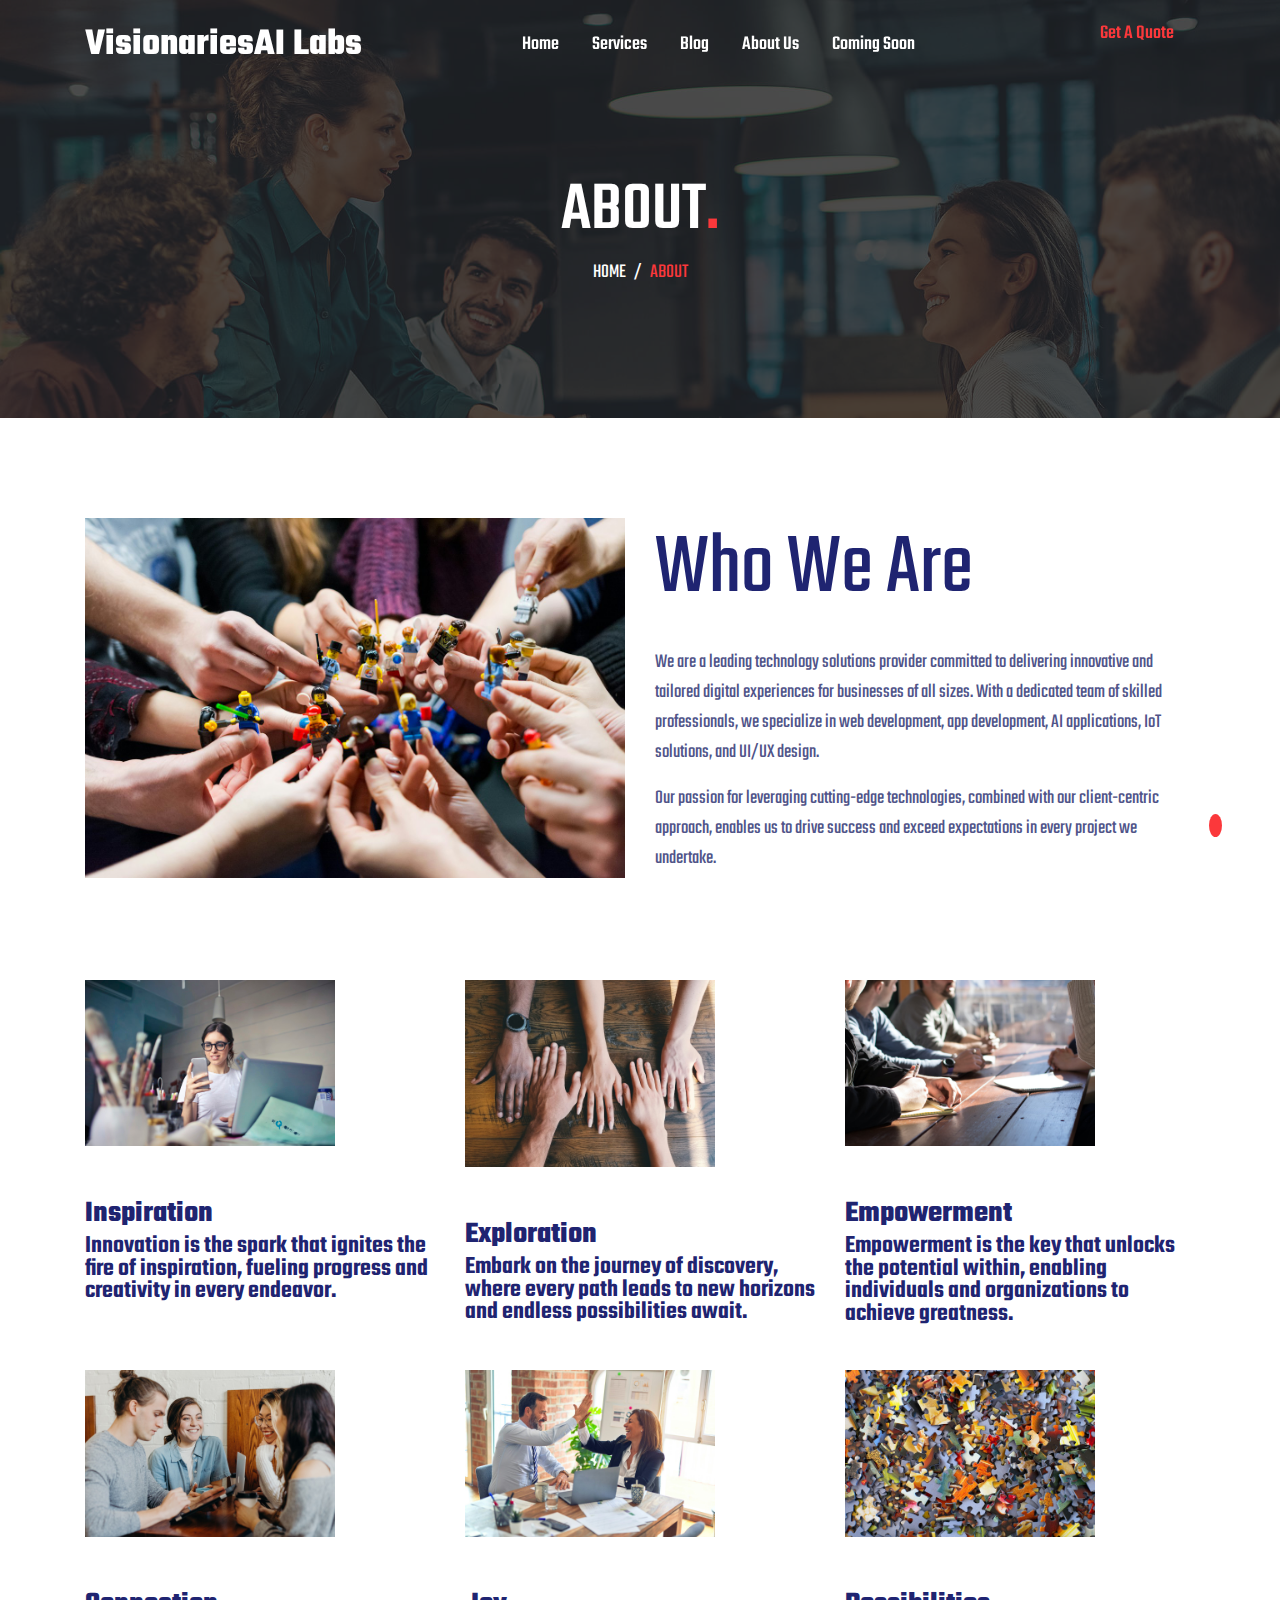
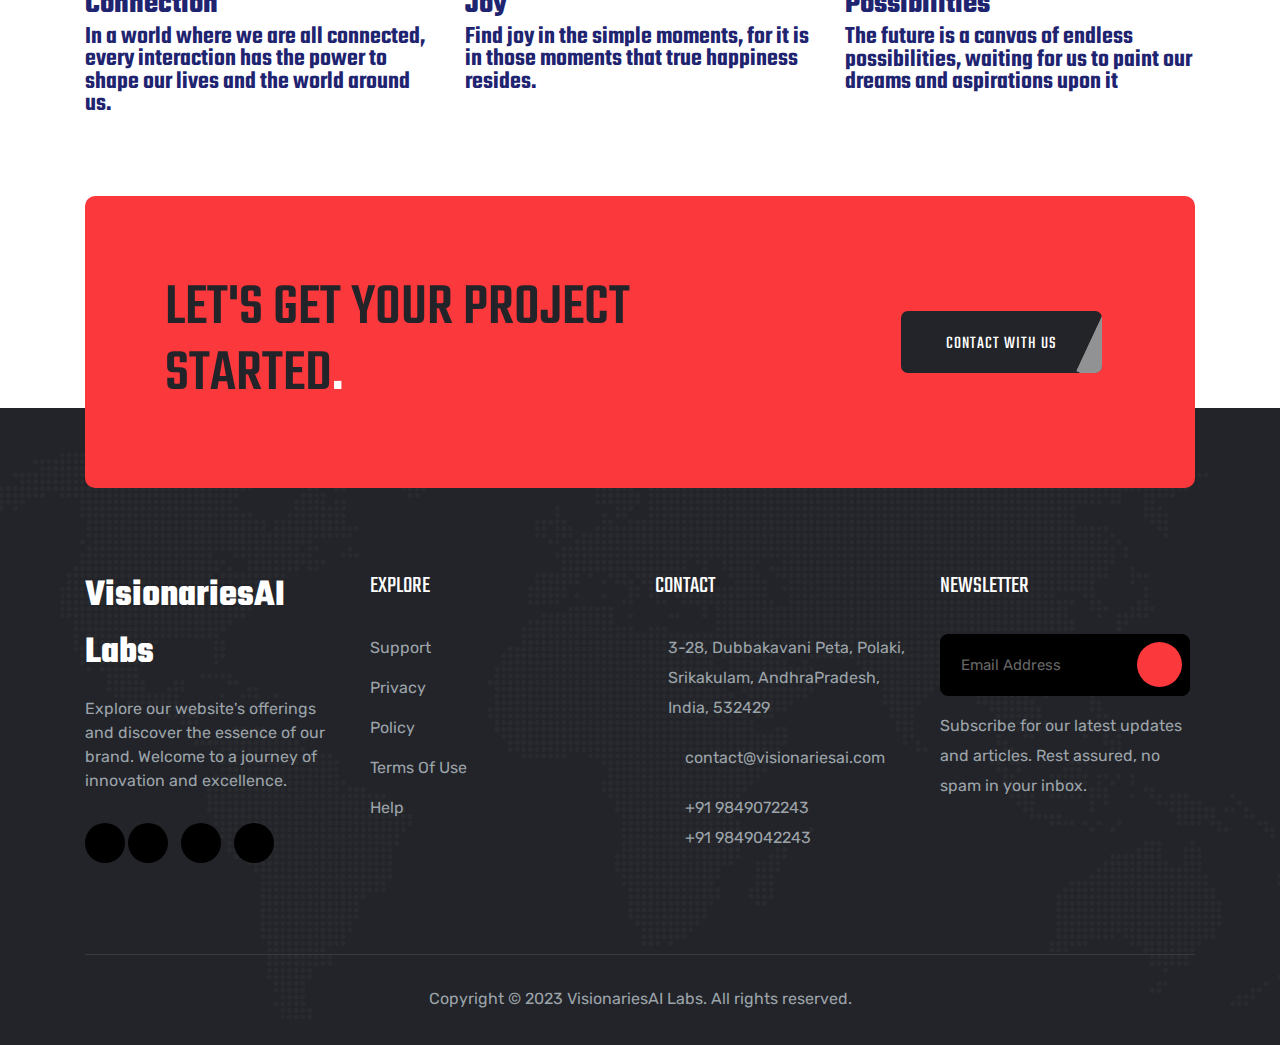
<file: about.html>
<!DOCTYPE html>
<html lang="en">
<head>
   <meta charset="UTF-8">
   <meta name="viewport" content="width=device-width, initial-scale=1.0">
   <meta http-equiv="X-UA-Compatible" content="ie=edge">
   <link rel="shortcut icon" href="img/softoweb.png">
   <!-- GOOGLE FONTS CDN LINK -->
   <link rel="preconnect" href="https://fonts.gstatic.com">
   <link href="https://fonts.googleapis.com/css2?family=Rubik:wght@300;400;500;600;700;800&family=Teko:wght@400;500;600;700&display=swap" rel="stylesheet">
   <!-- CSS LINK -->
   <link rel="stylesheet" href="css/bootstrap.css">
   <!-- AOS ANIAMATION PLUGIN -->
   <link rel="stylesheet" href="css/animate.css">
   <!-- OWL CAROUSEL PLUGIN -->
   <link rel="stylesheet" href="css/owl.carousel.min.css">
   <link rel="stylesheet" href="css/owl.theme.default.min.css">
   <!-- MAGNIFIC POPUP PLUGIN -->
   <link rel="stylesheet" href="css/magnific-popup.css">
   <link rel="stylesheet" href="css/custom.css">
   <title>VisionariesAI Labs</title>
</head>
<body>



   <!-- ======================================== NAVIGRATION ======================================== -->
   <nav id="navigration" class="navbar fixed-top p-0">
    <div class="container">
       <!-- <a class="logo" href="#"><img src="img/logo.png" alt=""></a> -->
       <a class="logo" href="index.html">VisionariesAI Labs</a>
       <div class="sidenav">
          <div class="header">
             <a class="logo d-lg-none" href="#">VisionariesAI Labs</a>
             <a href="#" class="d-lg-none" id="showsidenav"><img src="img/icon/letter-x.png" alt=""> </a>
          </div>
          <ul class="mb-0">
             <li class="nav-item"><a class="nav-link" href="index.html">Home</a></li>
             <li class="nav-item"><a class="nav-link" href="service.html">Services</a></li>
             <li class="nav-item"><a class="nav-link" href="blog.html">Blog</a></li>
             <li class="nav-item"><a class="nav-link" href="about.html">About Us</a></li>
             <!-- <li class="nav-item"><a class="nav-link" href="contact.html">Contact Us</a></li> -->
             <li class="nav-item"><a class="nav-link" href="coming_soon.html">Coming Soon</a></li>

          </ul>
       </div>
       <a class="btn font-btn get-quote d-none d-md-block" href="contact.html"><i class="fal fa-chevron-right"></i> <span>Get A Quote</span></a>
       <div id="hamburger" class="d-lg-none">
          <img src="img/icon/menu.png" class="img01" alt="">
       </div>
    </div>
 </nav>



   <!-- ======================================== PAGE HEADER ======================================== -->
   <section id="pageHeader">
      <div class="overlay">
         <div class="container">
            <div class="row">
               <div class="col">
                  <div class="txt text-center">
                     <div class="sec-header">
                        <h2>ABOUT<span>.</span></h2>
                        <p><a href="index.html">HOME</a> <span>/</span> ABOUT</p>
                     </div>
                  </div>
               </div>
            </div>
         </div>
      </div>
   </section>



   <!-- ======================================== FEATURE DETAILS ======================================== -->
   <!-- <section id="featureDetails">
      <div class="container">
         <div class="row">
            <div class="col">
               <div class="img-box">
                  <img src="img/service01.jpg" alt="">
               </div>
               <div class="txt-box">
                  <h3>OUR BEST SERVICE<span>.</span></h3>
                  <p>Lorem ipsum dolor sit amet, consectetur adipisicing elit. Cupiditate maxime hic. Lorem ipsum dolor sit amet, consectetur adipisicing elit. Perspiciatis temporibus inventore molestiae facilis est, quis quas minima vitae nesciunt totam. Recusandae pariatur aperiam quia ea autem eligendi, itaque neque corrupti! Earum expedita deleniti ducimus voluptas quis similique molestias aperiam aliquam itaque voluptatum, possimus. Doloribus consectetur minima quidem vitae soluta earum.</p>
                  <p>Lorem ipsum dolor sit amet, consectetur adipisicing elit. Cumque magnam itaque nemo ducimus dolorum at, est doloribus qui pariatur expedita.</p>
                  <p>Lorem ipsum dolor sit amet, consectetur adipisicing elit. Cumque magnam itaque nemo ducimus dolorum at, est doloribus qui pariatur expedita.</p>
               </div>
            </div>
         </div>
      </div>
   </section> -->







   <!-- ======================================== SPECIAL FEATURE ======================================== -->

   <section class="article2 cid-u2B2gjILVT" id="about-me-2-u2B2gjILVT">
    <div class="container">
      <div class="row justify-content-center">
        <div class="col-12 col-md-12 col-lg-6 image-wrapper">
          <img class="w-100" src="img/photo-1566140967404-b8b3932483f5.jpeg">
        </div>
        <div class="col-12 col-md-12 col-lg">
          <div class="text-wrapper align-left">
            <h1 class="mbr-section-title mbr-fonts-style mb-4 display-2">
              <strong>Who We Are</strong>
            </h1>
            <p class="mbr-text align-left mbr-fonts-style mb-3 display-7">We are a leading technology solutions provider committed to delivering innovative and tailored digital experiences for businesses of all sizes. With a dedicated team of skilled professionals, we specialize in web development, app development, AI applications, IoT solutions, and UI/UX design.</p>
            <p class="mbr-text align-left mbr-fonts-style mb-3 display-7">Our passion for leveraging cutting-edge technologies, combined with our client-centric approach, enables us to drive success and exceed expectations in every project we undertake. <br> <br/><br> <br/> </p>
            <!-- <p class="mbr-text align-left mbr-fonts-style mb-3 display-7">Whether you're looking to enhance your online presence, streamline operations, or create engaging user experiences, we are your trusted partner for transformative digital solutions.</p> -->
          </div>
        </div>
      </div>
    </div>
</section>

<!-- <section class="people07 cid-u2B2gjJQXH" id="testimonials-8-u2B2gjJQXH">
    <div class="container">
        <div class="row justify-content-center">
            <div class="col-md-12 col-lg-8">
                <p class="card-text mbr-fonts-style display-5">
                    Vibrant Life has changed the way I see the world. It&#x27;s a rollercoaster of fun, laughter, and endless possibilities.
                </p>
                <div class="img-wrapper mt-3 justify-content-center">
                    <img src="img/photo-1595436065982-84fa400d8d8e.jpeg" data-slide-to="0" data-bs-slide-to="0">
                </div>
                <p class="card-title mbr-fonts-style mt-3 display-7">
                    <strong>Samantha Smith</strong>
                </p>
            </div>
        </div>
    </div>
</section> -->

<!-- <section class="image05 cid-u2B2gjKZEb" id="image-8-u2B2gjKZEb">
    <div class="container">
      <div class="row ">
        <div class="col-12 col-lg-8">
          <div class="image-wrapper mb-4">
              <img class="w-100" src="img/photo-1521737604893-d14cc237f11d.jpeg">
          </div>
        </div>
        <div class="col-12 col-lg">
          <p class="mbr-side-description mbr-fonts-style mb-4 align-center display-7">
            Welcome to the world of Vibrant Life, where every day is an adventure and every moment is filled with vibrant energy and excitement.
          </p>
        </div>
      </div>
    </div>
  </section> -->

   <section class="features15 cid-u2B2gjKDQc" id="features-30-u2B2gjKDQc">
      <div class="container">
      <div class="row">
         <div class="item features-without-image col-12 col-lg-4 active">
            <div class="item-wrapper">
               <div class="img-wrapper">
                  <img src="img/photo-1520333789090-1afc82db536a.jpeg">
               </div>
               <div class="card-box">
                  <h4 class="card-title mbr-fonts-style mb-0 display-7">
                     <strong><br><br/>Inspiration</strong>
                  </h4>
                  <h5 class="card-text mbr-fonts-style mt-2 display-7">
                     <div>Innovation is the spark that ignites the fire of inspiration, fueling progress and creativity in every endeavor.<br> <br/><br> <br/></div>
                  </h5>
               </div>
            </div>
         </div>
         <div class="item features-without-image col-12 col-lg-4">
            <div class="item-wrapper">
               <div class="img-wrapper">
                  <img src="img/photo-1556484687-30636164638b.jpeg">
               </div>
               <div class="card-box">
                  <h4 class="card-title mbr-fonts-style mb-0 display-7">
                     <strong><br><br/>Exploration</strong>
                  </h4>
                  <h5 class="card-text mbr-fonts-style mt-2 display-7">
                     Embark on the journey of discovery, where every path leads to new horizons and endless possibilities await.
                  </h5>
               </div>
            </div>
         </div>
         <div class="item features-without-image col-12 col-lg-4">
            <div class="item-wrapper">
               <div class="img-wrapper">
                  <img src="img/photo-1517048676732-d65bc937f952.jpeg">
               </div>
               <div class="card-box">
                  <h4 class="card-title mbr-fonts-style mb-0 display-7">
                     <strong><br> <br/>Empowerment</strong>
                  </h4>
                  <h5 class="card-text mbr-fonts-style mt-2 display-7">
                     Empowerment is the key that unlocks the potential within, enabling individuals and organizations to achieve greatness.
                  </h5>
               </div>
            </div>
         </div>
         <div class="item features-without-image col-12 col-lg-4">
            <div class="item-wrapper">
               <div class="img-wrapper">
                  <img src="img/photo-1543269865-cbf427effbad.jpeg">
               </div>
               <div class="card-box">
                  <h4 class="card-title mbr-fonts-style mb-0 display-7">
                     <strong><br> <br/>Connection</strong>
                  </h4>
                  <h5 class="card-text mbr-fonts-style mt-2 display-7">
                     In a world where we are all connected, every interaction has the power to shape our lives and the world around us.
                  </h5>
               </div>
            </div>
         </div>
         <div class="item features-without-image col-12 col-lg-4">
            <div class="item-wrapper">
               <div class="img-wrapper">
                  <img src="img/photo-1600880292203-757bb62b4baf.jpeg">
               </div>
               <div class="card-box">
                  <h4 class="card-title mbr-fonts-style mb-0 display-7">
                     <strong><br> <br/>Joy</strong>
                  </h4>
                  <h5 class="card-text mbr-fonts-style mt-2 display-7">
                     Find joy in the simple moments, for it is in those moments that true happiness resides.
                  </h5>
               </div>
            </div>
         </div>
         <div class="item features-without-image col-12 col-lg-4">
            <div class="item-wrapper">
               <div class="img-wrapper">
                  <img src="img/photo-1494059980473-813e73ee784b.jpeg">
               </div>
               <div class="card-box">
                  <h4 class="card-title mbr-fonts-style mb-0 display-7">
                     <strong><br> <br/>Possibilities</strong>
                  </h4>
                  <h5 class="card-text mbr-fonts-style mt-2 display-7">
                     The future is a canvas of endless possibilities, waiting for us to paint our dreams and aspirations upon it
                  </h5>
               </div>
            </div>
         </div>
      </div>
   </div>
   </section>


   <!-- ======================================== CONTACT AREA 2 ======================================== -->
   <section id="contactArea">
      <div class="container">
         <div class="contact-box">
            <div class="row">
               <div class="col-lg-9 mb-3 mb-lg-0">
                  <div class="sec-header">
                     <h2>LET'S GET YOUR PROJECT <br>STARTED<span>.</span></h2>
                  </div>
               </div>
               <div class="col-lg-3">
                  <a href="contact.html" class="btn layer-btn">CONTACT WITH US</a>
               </div>
            </div>
         </div>
      </div>
   </section>



   <!-- ======================================== FOOTER SECTION ======================================== -->
   <section id="footerSection">
      <div class="container">
         <div class="row">
            <div class="col-lg-3 col-md-6 mb-5 mb-lg-0">
               <div class="footer-box">
                  <a href="#" class="logo">VisionariesAI Labs</a>
                  <p class="about">Explore our website's offerings and discover the essence of our brand. Welcome to a journey of innovation and excellence.</p>
                  <div class="social-links">
                     <a href="#" class="mr-0"><i class="fab fa-linkedin"></i></a>
                     <a href="#"><i class="fab fa-instagram"></i></a>
                     <a href="#"><i class="fab fa-facebook"></i></a>
                     <a href="#"><i class="fab fa-twitter"></i></a>
                  </div>
               </div>
            </div>
            <div class="col-lg-3 col-md-6 mb-5 mb-lg-0">
               <div class="footer-box box2">
                  <p class="title">EXPLORE</p>
                  <ul>
                     <li><a href="#">Support</a></li>
                     <li><a href="#">Privacy</a></li>
                     <li><a href="#">Policy</a></li>
                     <li><a href="#">Terms Of Use</a></li>
                     <li class="mb-0"><a href="#">Help</a></li>
                  </ul>
               </div>
            </div>
            <div class="col-lg-3 col-md-6 mb-5 mb-md-0">
               <div class="footer-box box3">
                  <p class="title">CONTACT</p>
                  <div class="icon-box">
                     <div class="icon">
                        <i class="fal fa-map-marker-alt"></i>
                     </div>
                     <div class="txt">
                        <span>3-28, Dubbakavani Peta, Polaki, Srikakulam, AndhraPradesh, India, 532429</span>
                     </div>
                  </div>
                  <div class="icon-box">
                     <div class="icon">
                        <i class="fal fa-envelope"></i>
                     </div>
                     <div class="txt">
                        <span>contact@visionariesai.com</span>
                     </div>
                  </div>
                  <div class="icon-box mb-0">
                     <div class="icon">
                        <i class="fal fa-phone-alt"></i>
                     </div>
                     <div class="txt">
                        <span>+91 9849072243 <br> +91 9849042243</span>
                     </div>
                  </div>
               </div>
            </div>
            <div class="col-lg-3 col-md-6">
               <div class="footer-box box4">
                  <p class="title">NEWSLETTER</p>
                  <form>
                     <div class="form-group">
                        <input type="email" class="form-control" placeholder="Email Address">
                     </div>
                     <button type="submit" class="btn" name="button"><i class="fal fa-envelope"></i></button>
                  </form>
                  <span>Subscribe for our latest updates and articles. Rest assured, no spam in your inbox.</span>
               </div>
            </div>
         </div>
         <div class="copy-right">
            <div class="row">
               <div class="col">
                  <span>Copyright © 2023 VisionariesAI Labs. All rights reserved.</span>
               </div>
            </div>
         </div>
      </div>
   </section>


   <!-- ======================================== SCROLL TO TOP ICON ======================================== -->
   <a href="#" class="scroll-up">
      <i class="fal fa-chevron-up"></i>
   </a>


   <script src="js/jquery.min.js"></script>
   <script src="js/bootstrap.min.js"></script>
   <script src="js/popper.min.js"></script>
   <script src="js/font-awesome-pro.js"></script>
   <!-- SCROLL ANIAMATION Plugin -->
   <script src="js/wow.min.js"></script>
   <!-- MIXIT UP Plugin -->
   <script src="js/mixitup.min.js"></script>
   <!-- MAGNIFIC POPUP Plugin -->
   <script src="js/jquery.magnific-popup.min.js"></script>
   <!-- CounterUp Plugin -->
   <script src="js/jquery.counterup.min.js"></script>
   <script src="js/jquery.waypoints.min.js"></script>
   <!-- OWL CAROUSEL Plugin -->
   <script src="js/owl.carousel.min.js"></script>
   <script src="js/custom.js"></script>
   <script>

   </script>
</body>
</html>
</file>
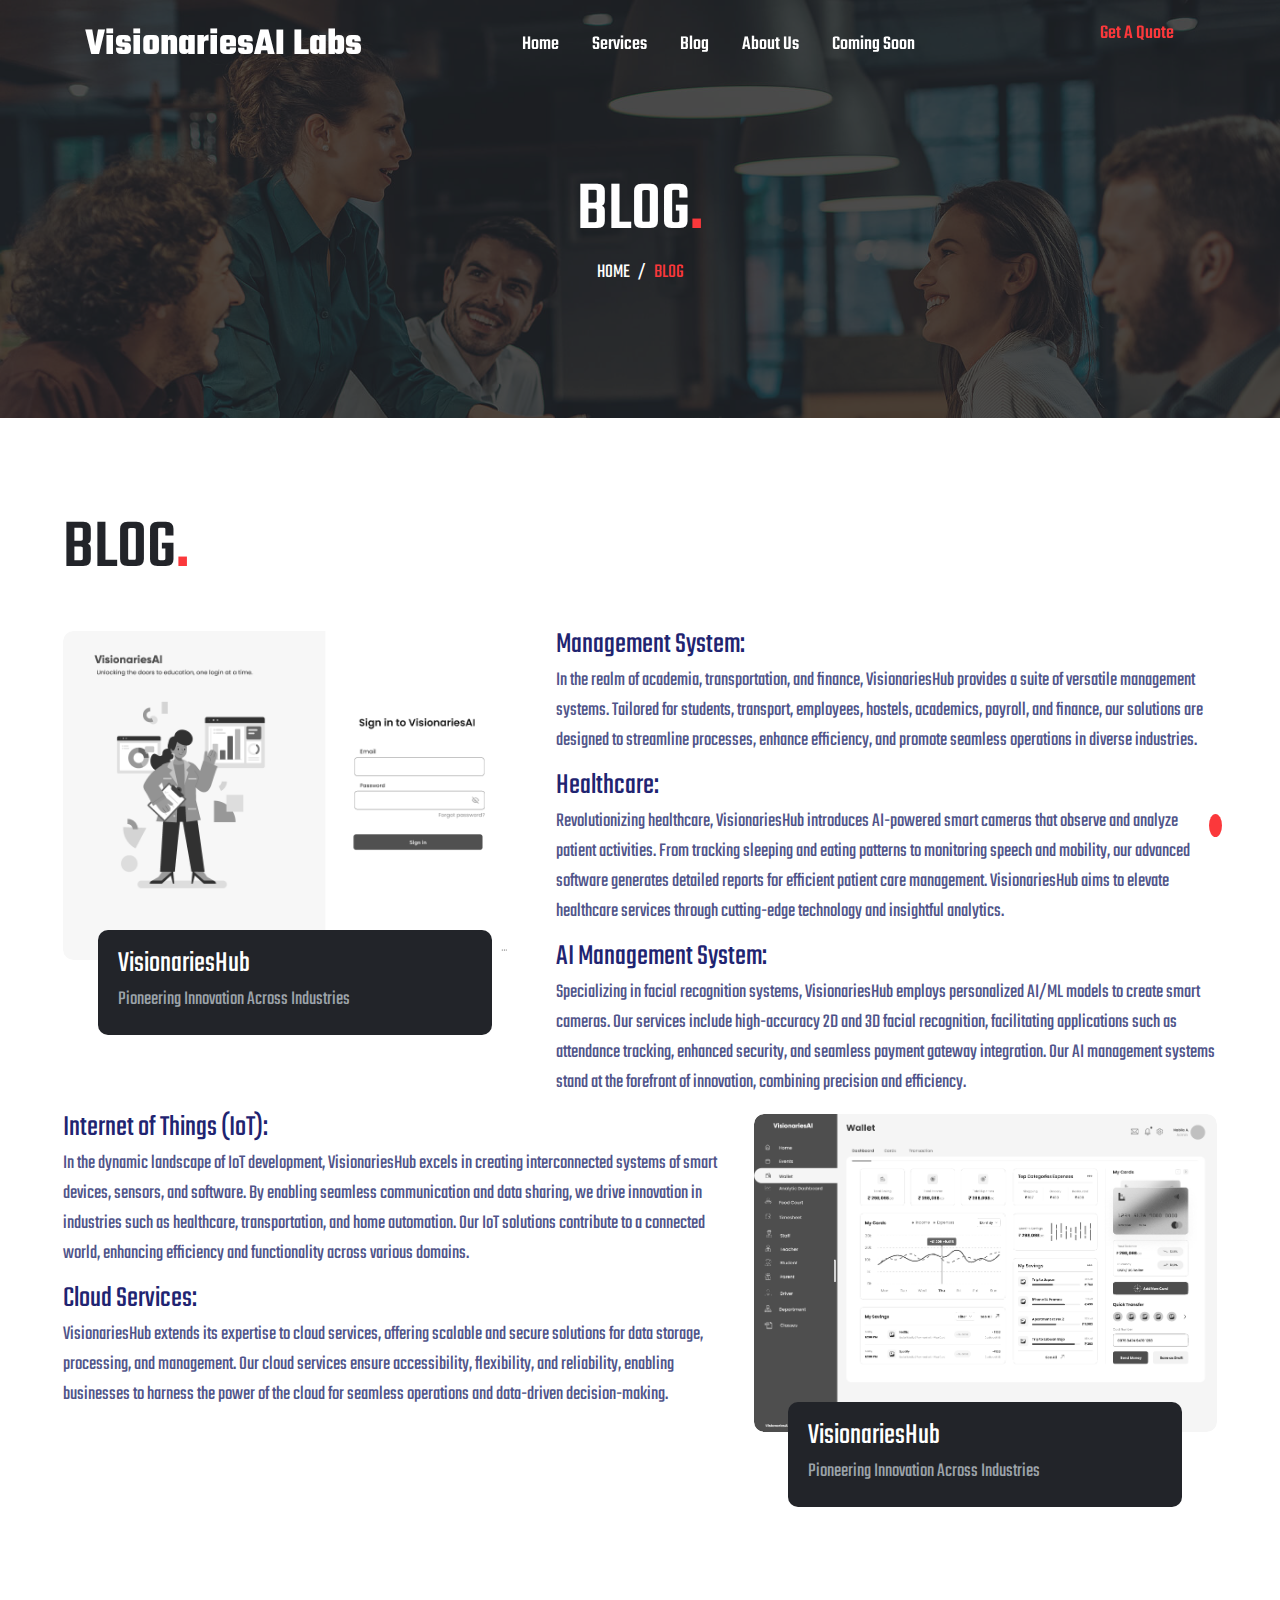
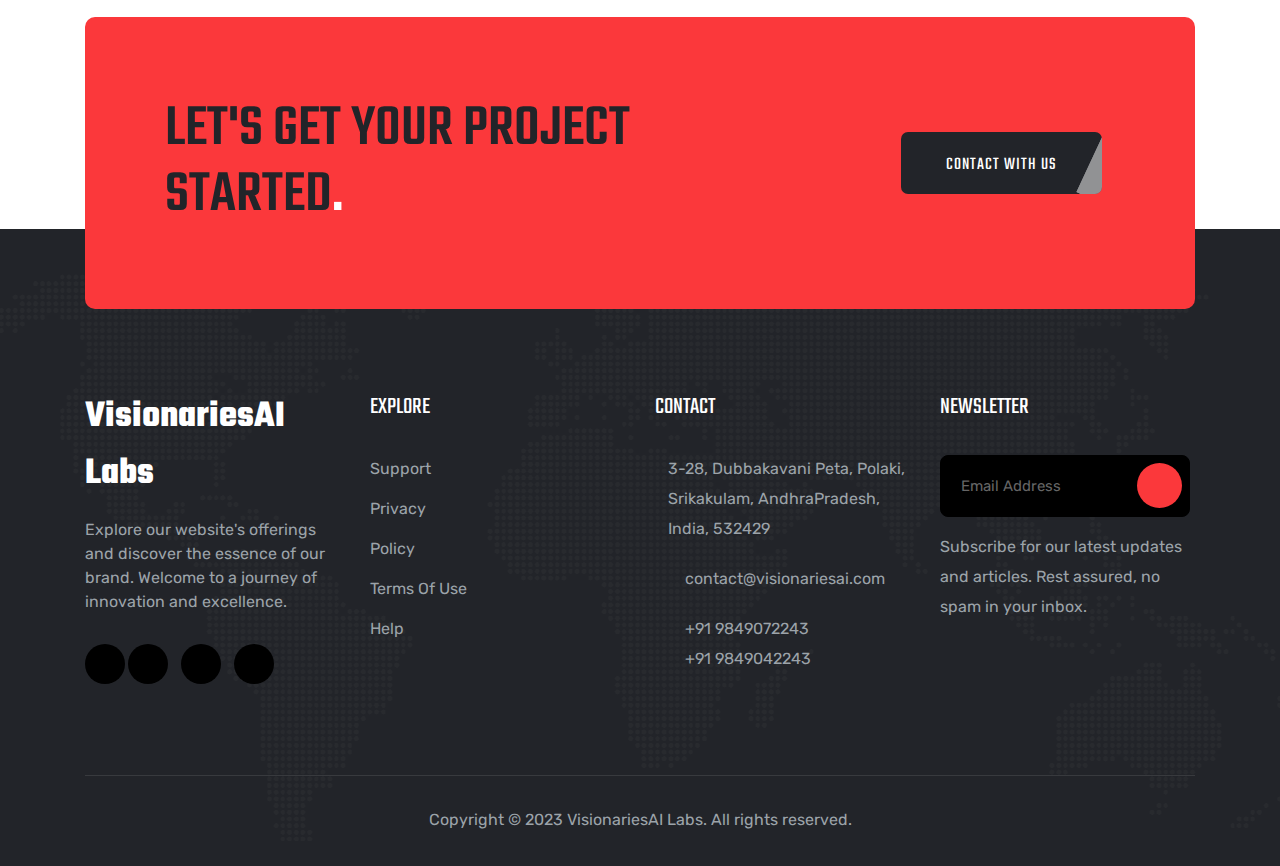
<file: blog.html>
<!DOCTYPE html>
<html lang="en">
<head>
   <meta charset="UTF-8">
   <meta name="viewport" content="width=device-width, initial-scale=1.0">
   <meta http-equiv="X-UA-Compatible" content="ie=edge">
   <link rel="shortcut icon" href="img/softoweb.png">
   <!-- GOOGLE FONTS CDN LINK -->
   <link rel="preconnect" href="https://fonts.gstatic.com">
   <link href="https://fonts.googleapis.com/css2?family=Rubik:wght@300;400;500;600;700;800&family=Teko:wght@400;500;600;700&display=swap" rel="stylesheet">
   <!-- CSS LINK -->
   <link rel="stylesheet" href="css/bootstrap.css">
   <!-- AOS ANIAMATION PLUGIN -->
   <link rel="stylesheet" href="css/animate.css">
   <!-- OWL CAROUSEL PLUGIN -->
   <link rel="stylesheet" href="css/owl.carousel.min.css">
   <link rel="stylesheet" href="css/owl.theme.default.min.css">
   <!-- MAGNIFIC POPUP PLUGIN -->
   <link rel="stylesheet" href="css/magnific-popup.css">
   <link rel="stylesheet" href="css/custom.css">
   <title>VisionariesAI Labs</title>
</head>
<body>



   <!-- ======================================== NAVIGRATION ======================================== -->
   <nav id="navigration" class="navbar fixed-top p-0">
    <div class="container">
       <!-- <a class="logo" href="#"><img src="img/logo.png" alt=""></a> -->
       <a class="logo" href="index.html">VisionariesAI Labs</a>
       <div class="sidenav">
          <div class="header">
             <a class="logo d-lg-none" href="#">VisionariesAI Labs</a>
             <a href="#" class="d-lg-none" id="showsidenav"><img src="img/icon/letter-x.png" alt=""> </a>
          </div>
          <ul class="mb-0">
             <li class="nav-item"><a class="nav-link" href="index.html">Home</a></li>
             <li class="nav-item"><a class="nav-link" href="service.html">Services</a></li>
             <li class="nav-item"><a class="nav-link" href="blog.html">Blog</a></li>
             <li class="nav-item"><a class="nav-link" href="about.html">About Us</a></li>
             <!-- <li class="nav-item"><a class="nav-link" href="contact.html">Contact Us</a></li> -->
             <li class="nav-item"><a class="nav-link" href="coming_soon.html">Coming Soon</a></li>

          </ul>
       </div>
       <a class="btn font-btn get-quote d-none d-md-block" href="contact.html"><i class="fal fa-chevron-right"></i> <span>Get A Quote</span></a>
       <div id="hamburger" class="d-lg-none">
          <img src="img/icon/menu.png" class="img01" alt="">
       </div>
    </div>
 </nav>



   <!-- ======================================== PAGE HEADER ======================================== -->
   <section id="pageHeader">
      <div class="overlay">
         <div class="container">
            <div class="row">
               <div class="col">
                  <div class="txt text-center">
                     <div class="sec-header">
                        <h2>BLOG<span>.</span></h2>
                        <p><a href="index.html">HOME</a> <span>/</span> BLOG</p>
                     </div>
                  </div>
               </div>
            </div>
         </div>
      </div>
   </section>



   <!-- ======================================== FEATURE DETAILS ======================================== -->
   <!-- <section id="featureDetails">
      <div class="container">
         <div class="row">
            <div class="col">
               <div class="img-box">
                  <img src="img/service01.jpg" alt="">
               </div>
               <div class="txt-box">
                  <h3>OUR BEST SERVICE<span>.</span></h3>
                  <p>Lorem ipsum dolor sit amet, consectetur adipisicing elit. Cupiditate maxime hic. Lorem ipsum dolor sit amet, consectetur adipisicing elit. Perspiciatis temporibus inventore molestiae facilis est, quis quas minima vitae nesciunt totam. Recusandae pariatur aperiam quia ea autem eligendi, itaque neque corrupti! Earum expedita deleniti ducimus voluptas quis similique molestias aperiam aliquam itaque voluptatum, possimus. Doloribus consectetur minima quidem vitae soluta earum.</p>
                  <p>Lorem ipsum dolor sit amet, consectetur adipisicing elit. Cumque magnam itaque nemo ducimus dolorum at, est doloribus qui pariatur expedita.</p>
                  <p>Lorem ipsum dolor sit amet, consectetur adipisicing elit. Cumque magnam itaque nemo ducimus dolorum at, est doloribus qui pariatur expedita.</p>
               </div>
            </div>
         </div>
      </div>
   </section> -->







   <!-- ======================================== SPECIAL FEATURE ======================================== -->

   <section id="specialFeature" class="specialFeature2 px-lg-5">
    <div class="container">
       <div class="row">
          <div class="col">
             <div class="sec-header">
                <h2>BLOG<span>.</span></h2>
             </div>
          </div>
       </div>
       <div class="row">
          <div class="col-md-12">
             <div class="row">
                <div class="col-xl-5 col-md-6">
                   <div class="service-box">
                      <div class="img-box">
                         <img src="img/visionary_hub.png" alt="">
                      </div>
                      <div class="txt-box">
                         <h4>VisionariesHub</h4>
                         <p>Pioneering Innovation Across Industries</p>
                         <!-- <a href="service.html" class="btn font-btn"><i class="fal fa-chevron-right" aria-hidden="true"></i></a> -->
                      </div>
                   </div>
                </div>
                <div class="col-xl-7 col-md-6">
                   <div class="service-box">
                        <h4>Management System:</h4>
                        <p>In the realm of academia, transportation, and finance, VisionariesHub provides a suite of versatile management systems. Tailored for students, transport, employees, hostels, academics, payroll, and finance, our solutions are designed to streamline processes, enhance efficiency, and promote seamless operations in diverse industries.</p>

                        <h4>Healthcare:</h4>
                        <p>Revolutionizing healthcare, VisionariesHub introduces AI-powered smart cameras that observe and analyze patient activities. From tracking sleeping and eating patterns to monitoring speech and mobility, our advanced software generates detailed reports for efficient patient care management. VisionariesHub aims to elevate healthcare services through cutting-edge technology and insightful analytics.</p>

                        <h4>AI Management System:</h4>
                        <p>Specializing in facial recognition systems, VisionariesHub employs personalized AI/ML models to create smart cameras. Our services include high-accuracy 2D and 3D facial recognition, facilitating applications such as attendance tracking, enhanced security, and seamless payment gateway integration. Our AI management systems stand at the forefront of innovation, combining precision and efficiency.</p>
                   </div>
                </div>

                <div class="col-xl-7 col-md-6">
                    <div class="service-box">                

                        <h4>Internet of Things (IoT):</h4>
                        <P>In the dynamic landscape of IoT development, VisionariesHub excels in creating interconnected systems of smart devices, sensors, and software. By enabling seamless communication and data sharing, we drive innovation in industries such as healthcare, transportation, and home automation. Our IoT solutions contribute to a connected world, enhancing efficiency and functionality across various domains.</P>

                        <h4>Cloud Services:</h4>
                        <p>VisionariesHub extends its expertise to cloud services, offering scalable and secure solutions for data storage, processing, and management. Our cloud services ensure accessibility, flexibility, and reliability, enabling businesses to harness the power of the cloud for seamless operations and data-driven decision-making.</p>
                    </div>
                </div>
                <div class="col-xl-5 col-md-6">
                    <div class="service-box">
                        <div class="img-box">
                        <img src="img/visionary_hub_2.png" alt="">
                        </div>
                        <div class="txt-box">
                        <h4>VisionariesHub</h4>
                        <p>Pioneering Innovation Across Industries</p>
                        <!-- <a href="service.html" class="btn font-btn"><i class="fal fa-chevron-right" aria-hidden="true"></i></a> -->
                        </div>
                    </div>
                 </div>





             </div>







          </div>

       </div>
    </div>
 </section>



   <!-- ======================================== CONTACT AREA 2 ======================================== -->
   <section id="contactArea">
      <div class="container">
         <div class="contact-box">
            <div class="row">
               <div class="col-lg-9 mb-3 mb-lg-0">
                  <div class="sec-header">
                     <h2>LET'S GET YOUR PROJECT <br>STARTED<span>.</span></h2>
                  </div>
               </div>
               <div class="col-lg-3">
                  <a href="contact.html" class="btn layer-btn">CONTACT WITH US</a>
               </div>
            </div>
         </div>
      </div>
   </section>



   <!-- ======================================== FOOTER SECTION ======================================== -->
   <section id="footerSection">
      <div class="container">
         <div class="row">
            <div class="col-lg-3 col-md-6 mb-5 mb-lg-0">
               <div class="footer-box">
                  <a href="#" class="logo">VisionariesAI Labs</a>
                  <p class="about">Explore our website's offerings and discover the essence of our brand. Welcome to a journey of innovation and excellence.</p>
                  <div class="social-links">
                     <a href="#" class="mr-0"><i class="fab fa-linkedin"></i></a>
                     <a href="#"><i class="fab fa-facebook"></i></a>
                     <a href="#"><i class="fab fa-twitter"></i></a>
                     <a href="#"><i class="fab fa-instagram"></i></a>
                  </div>
               </div>
            </div>
            <div class="col-lg-3 col-md-6 mb-5 mb-lg-0">
               <div class="footer-box box2">
                  <p class="title">EXPLORE</p>
                  <ul>
                     <li><a href="#">Support</a></li>
                     <li><a href="#">Privacy</a></li>
                     <li><a href="#">Policy</a></li>
                     <li><a href="#">Terms Of Use</a></li>
                     <li class="mb-0"><a href="#">Help</a></li>
                  </ul>
               </div>
            </div>
            <div class="col-lg-3 col-md-6 mb-5 mb-md-0">
               <div class="footer-box box3">
                  <p class="title">CONTACT</p>
                  <div class="icon-box">
                     <div class="icon">
                        <i class="fal fa-map-marker-alt"></i>
                     </div>
                     <div class="txt">
                        <span>3-28, Dubbakavani Peta, Polaki, Srikakulam, AndhraPradesh, India, 532429</span>
                     </div>
                  </div>
                  <div class="icon-box">
                     <div class="icon">
                        <i class="fal fa-envelope"></i>
                     </div>
                     <div class="txt">
                        <span>contact@visionariesai.com</span>
                     </div>
                  </div>
                  <div class="icon-box mb-0">
                     <div class="icon">
                        <i class="fal fa-phone-alt"></i>
                     </div>
                     <div class="txt">
                        <span>+91 9849072243 <br> +91 9849042243</span>
                     </div>
                  </div>
               </div>
            </div>
            <div class="col-lg-3 col-md-6">
               <div class="footer-box box4">
                  <p class="title">NEWSLETTER</p>
                  <form>
                     <div class="form-group">
                        <input type="email" class="form-control" placeholder="Email Address">
                     </div>
                     <button type="submit" class="btn" name="button"><i class="fal fa-envelope"></i></button>
                  </form>
                  <span>Subscribe for our latest updates and articles. Rest assured, no spam in your inbox.</span>
               </div>
            </div>
         </div>
         <div class="copy-right">
            <div class="row">
               <div class="col">
                  <span>Copyright © 2023 VisionariesAI Labs. All rights reserved.</span>
               </div>
            </div>
         </div>
      </div>
   </section>


   <!-- ======================================== SCROLL TO TOP ICON ======================================== -->
   <a href="#" class="scroll-up">
      <i class="fal fa-chevron-up"></i>
   </a>


   <script src="js/jquery.min.js"></script>
   <script src="js/bootstrap.min.js"></script>
   <script src="js/popper.min.js"></script>
   <script src="js/font-awesome-pro.js"></script>
   <!-- SCROLL ANIAMATION Plugin -->
   <script src="js/wow.min.js"></script>
   <!-- MIXIT UP Plugin -->
   <script src="js/mixitup.min.js"></script>
   <!-- MAGNIFIC POPUP Plugin -->
   <script src="js/jquery.magnific-popup.min.js"></script>
   <!-- CounterUp Plugin -->
   <script src="js/jquery.counterup.min.js"></script>
   <script src="js/jquery.waypoints.min.js"></script>
   <!-- OWL CAROUSEL Plugin -->
   <script src="js/owl.carousel.min.js"></script>
   <script src="js/custom.js"></script>
   <script>

   </script>
</body>
</html>
</file>
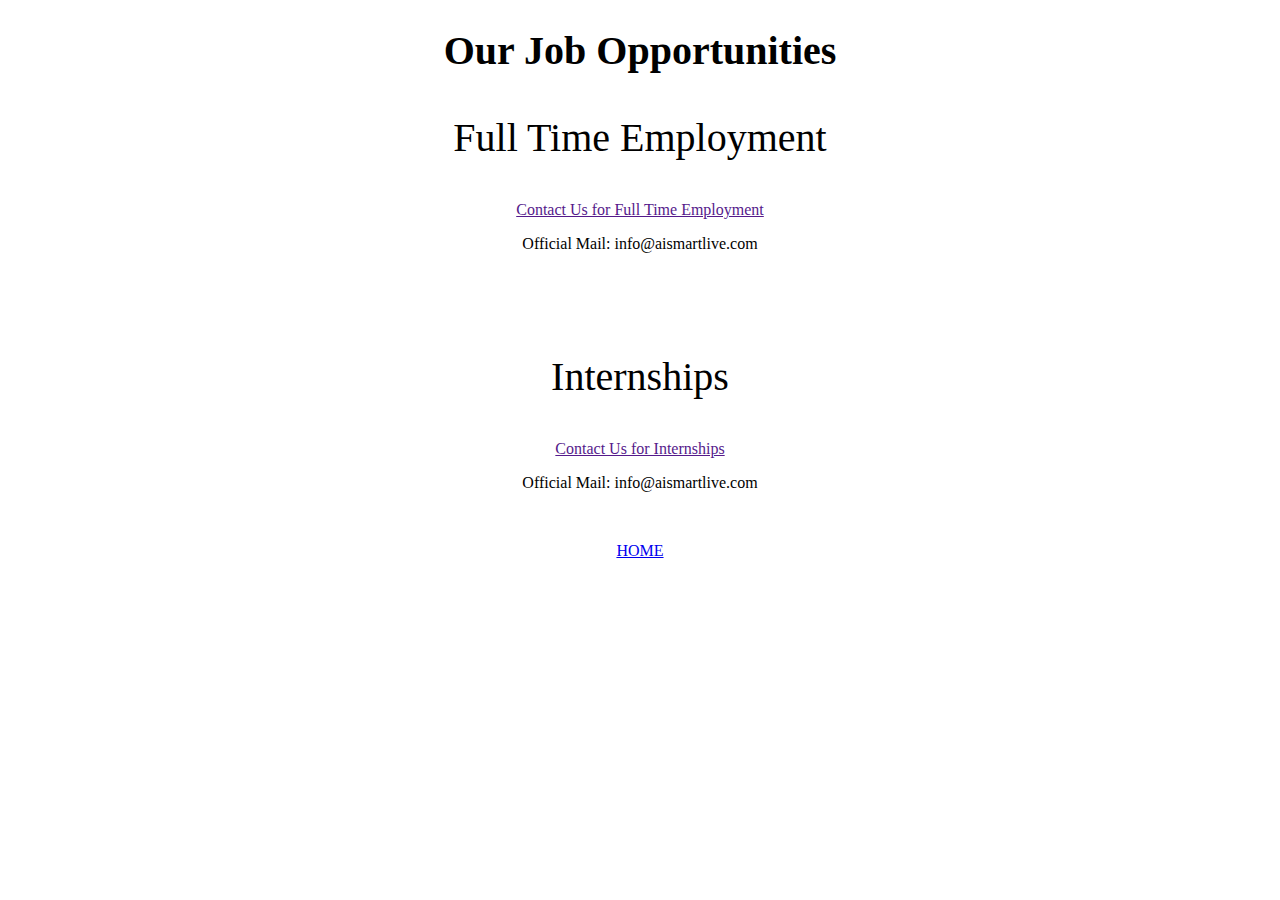
<file: careers.html>
<!DOCTYPE html>
<html lang="en">
<head>
    <meta charset="UTF-8">
    <title> Careers-Our Job Opportunities </title>
</head>
<body >
<h1 style="text-align: center;font-size: 40px"> Our Job Opportunities </h1>
<p style="text-align: center; font-size: 40px"> Full Time Employment </p>
<P style="text-align: center"> <a href="" class="hero-btn" >Contact Us for Full Time Employment</a> </P>
<p style="text-align: center">Official Mail: info@aismartlive.com</p>
<p style="text-align: center; margin-top:100px ;font-size: 40px"> Internships </p>
<P style="text-align: center"> <a href="" class="hero-btn" >Contact Us for Internships</a> </P>
<p style="text-align: center">Official Mail: info@aismartlive.com</p>
<br><p style="text-align: center"><a href="index.html" class="hero-btn">HOME</a></p>
</body>
</html>
</file>
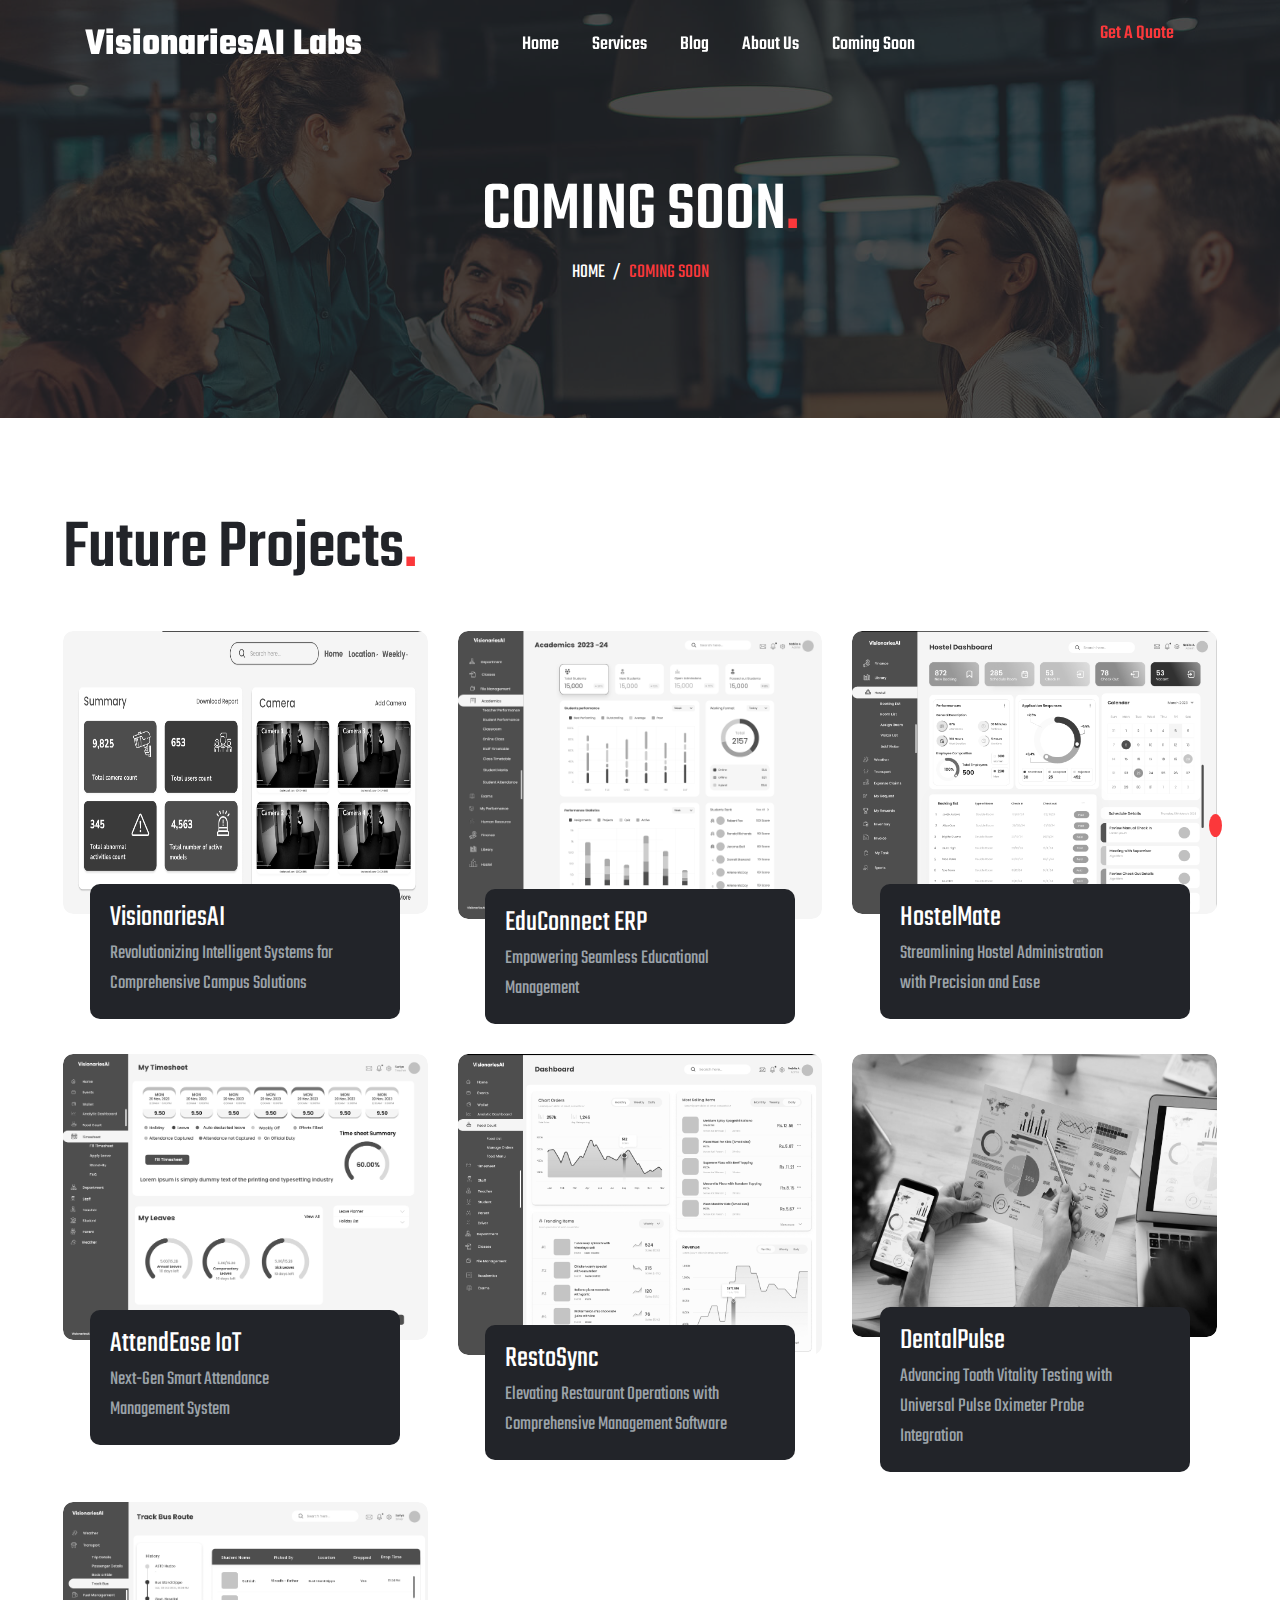
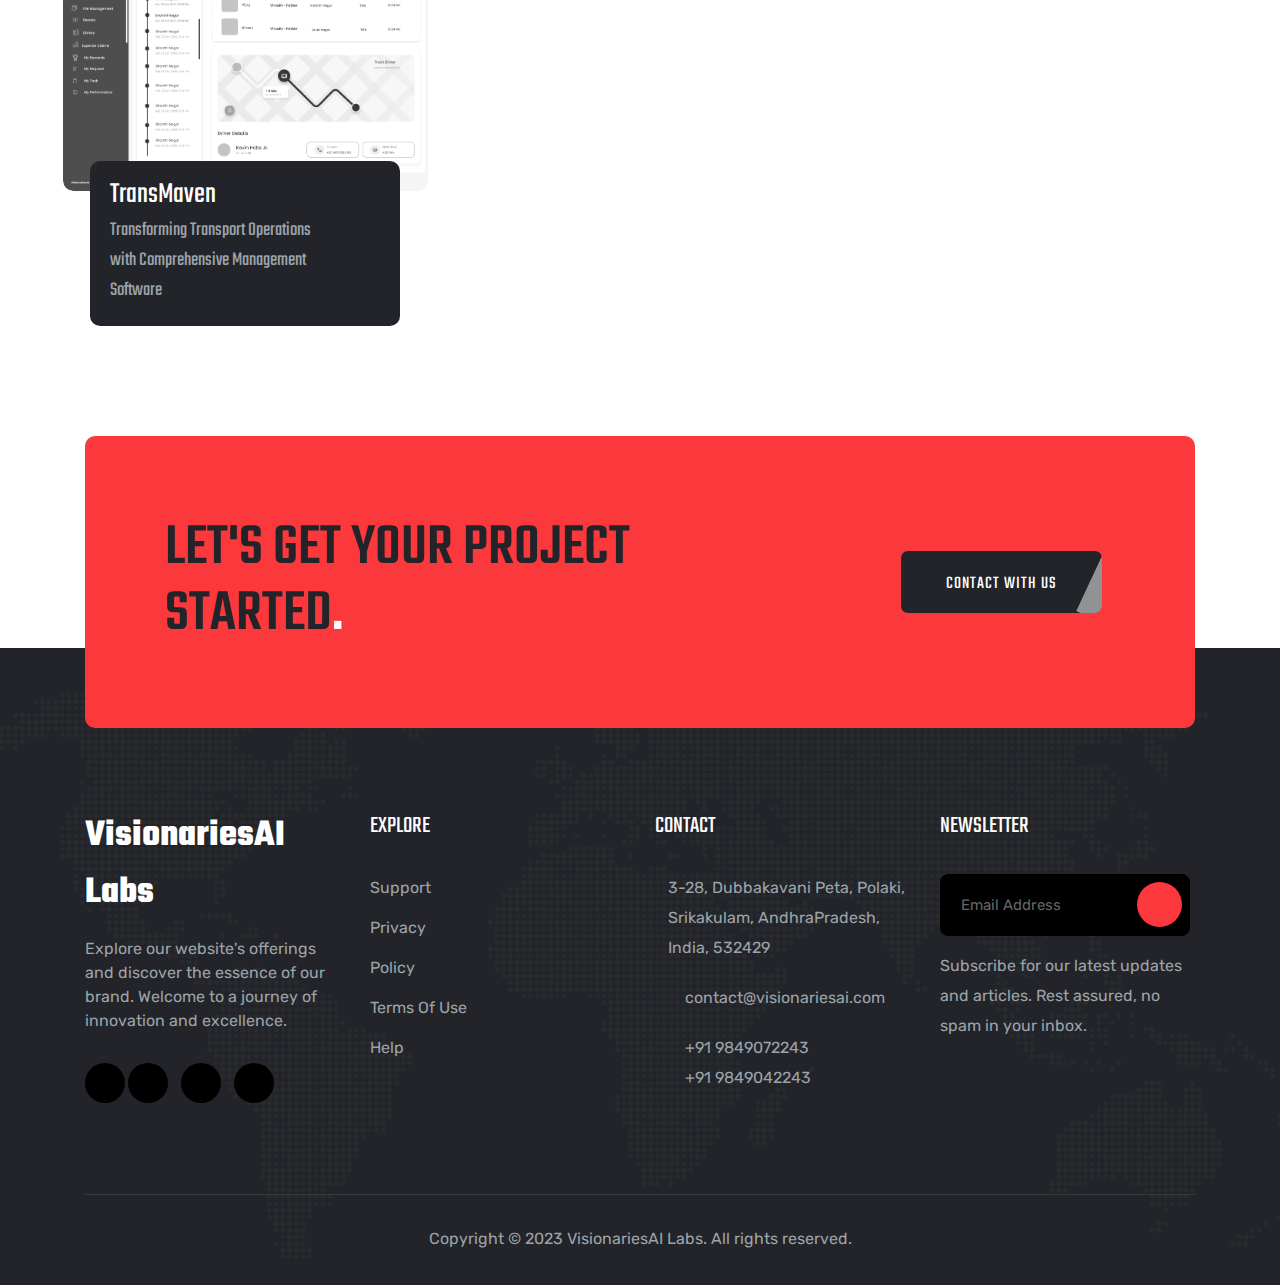
<file: coming_soon.html>
<!DOCTYPE html>
<html lang="en">
<head>
   <meta charset="UTF-8">
   <meta name="viewport" content="width=device-width, initial-scale=1.0">
   <meta http-equiv="X-UA-Compatible" content="ie=edge">
   <link rel="shortcut icon" href="img/softoweb.png">
   <!-- GOOGLE FONTS CDN LINK -->
   <link rel="preconnect" href="https://fonts.gstatic.com">
   <link href="https://fonts.googleapis.com/css2?family=Rubik:wght@300;400;500;600;700;800&family=Teko:wght@400;500;600;700&display=swap" rel="stylesheet">
   <!-- CSS LINK -->
   <link rel="stylesheet" href="css/bootstrap.css">
   <!-- AOS ANIAMATION PLUGIN -->
   <link rel="stylesheet" href="css/animate.css">
   <!-- OWL CAROUSEL PLUGIN -->
   <link rel="stylesheet" href="css/owl.carousel.min.css">
   <link rel="stylesheet" href="css/owl.theme.default.min.css">
   <!-- MAGNIFIC POPUP PLUGIN -->
   <link rel="stylesheet" href="css/magnific-popup.css">
   <link rel="stylesheet" href="css/custom.css">
   <title>VisionariesAI Labs</title>
</head>
<body>



   <!-- ======================================== NAVIGRATION ======================================== -->
   <nav id="navigration" class="navbar fixed-top p-0">
      <div class="container">
         <!-- <a class="logo" href="#"><img src="img/logo.png" alt=""></a> -->
         <a class="logo" href="index.html">VisionariesAI Labs</a>
         <div class="sidenav">
            <div class="header">
               <a class="logo d-lg-none" href="#">VisionariesAI Labs</a>
               <a href="#" class="d-lg-none" id="showsidenav"><img src="img/icon/letter-x.png" alt=""> </a>
            </div>
            <ul class="mb-0">
               <li class="nav-item"><a class="nav-link" href="index.html">Home</a></li>
               <li class="nav-item"><a class="nav-link" href="service.html">Services</a></li>
               <li class="nav-item"><a class="nav-link" href="blog.html">Blog</a></li>
               <li class="nav-item"><a class="nav-link" href="about.html">About Us</a></li>
               <!-- <li class="nav-item"><a class="nav-link" href="contact.html">Contact Us</a></li> -->
               <li class="nav-item"><a class="nav-link" href="coming_soon.html">Coming Soon</a></li>

            </ul>
         </div>
         <a class="btn font-btn get-quote d-none d-md-block" href="contact.html"><i class="fal fa-chevron-right"></i> <span>Get A Quote</span></a>
         <div id="hamburger" class="d-lg-none">
            <img src="img/icon/menu.png" class="img01" alt="">
         </div>
      </div>
   </nav>


   <!-- ======================================== PAGE HEADER ======================================== -->
   <section id="pageHeader">
      <div class="overlay">
         <div class="container">
            <div class="row">
               <div class="col">
                  <div class="txt text-center">
                     <div class="sec-header">
                        <h2>COMING SOON<span>.</span></h2>
                        <p><a href="index.html">HOME</a> <span>/</span> COMING SOON</p>
                     </div>
                  </div>
               </div>
            </div>
         </div>
      </div>
   </section>



   <!-- ======================================== FEATURE DETAILS ======================================== -->








   <!-- ======================================== SPECIAL FEATURE ======================================== -->

   <section id="specialFeature" class="specialFeature2 px-lg-5">
    <div class="container">
       <div class="row">
          <div class="col">
             <div class="sec-header">
                <h2>Future Projects<span>.</span></h2>
             </div>
          </div>
       </div>
       <div class="row">
          <div class="col-md-12">
             <div class="row">
                <div class="col-xl-4 col-md-6">
                   <div class="service-box">
                      <div class="img-box coming_soon_sec">
                         <img src="img/visionary_ai.png" alt="">
                      </div>
                      <div class="txt-box">
                         <h4>VisionariesAI</h4>
                         <p>Revolutionizing Intelligent Systems for Comprehensive Campus Solutions</p>
                         <!-- <a href="service.html" class="btn font-btn"><i class="fal fa-chevron-right" aria-hidden="true"></i></a> -->
                      </div>
                   </div>
                </div>
                <div class="col-xl-4 col-md-6">
                   <div class="service-box">
                      <div class="img-box coming_soon_sec">
                         <img src="img/academics.png" alt="">
                      </div>
                      <div class="txt-box">
                         <h4>EduConnect ERP</h4>
                         <p>Empowering Seamless Educational Management</p>
                         <!-- <a href="service.html" class="btn font-btn"><i class="fal fa-chevron-right" aria-hidden="true"></i></a> -->
                      </div>
                   </div>
                </div>
                <div class="col-xl-4 col-md-6">
                   <div class="service-box">
                      <div class="img-box coming_soon_sec">
                         <img src="img/hostel.png" alt="">
                      </div>
                      <div class="txt-box">
                         <h4>HostelMate</h4>
                         <p>Streamlining Hostel Administration with Precision and Ease</p>
                         <!-- <a href="service.html" class="btn font-btn"><i class="fal fa-chevron-right" aria-hidden="true"></i></a> -->
                      </div>
                   </div>
                </div>
                <div class="col-xl-4 col-md-6">
                   <div class="service-box">
                      <div class="img-box coming_soon_sec">
                         <img src="img/attandence.png" alt="">
                      </div>
                      <div class="txt-box">
                         <h4>AttendEase IoT</h4>
                         <p>Next-Gen Smart Attendance Management System</p>
                         <!-- <a href="service.html" class="btn font-btn"><i class="fal fa-chevron-right" aria-hidden="true"></i></a> -->
                      </div>
                   </div>
                </div>
                <div class="col-xl-4 col-md-6">
                   <div class="service-box">
                      <div class="img-box coming_soon_sec">
                         <img src="img/food_court.png" alt="">
                      </div>
                      <div class="txt-box">
                         <h4>RestoSync</h4>
                         <p>Elevating Restaurant Operations with Comprehensive Management Software</p>
                         <!-- <a href="service.html" class="btn font-btn"><i class="fal fa-chevron-right" aria-hidden="true"></i></a> -->
                      </div>
                   </div>
                </div>
                <div class="col-xl-4 col-md-6">
                   <div class="service-box">
                      <div class="img-box coming_soon_sec">
                         <img src="img/service03.jpg" alt="">
                      </div>
                      <div class="txt-box">
                         <h4>DentalPulse</h4>
                         <p>Advancing Tooth Vitality Testing with Universal Pulse Oximeter Probe Integration</p>
                         <!-- <a href="service.html" class="btn font-btn"><i class="fal fa-chevron-right" aria-hidden="true"></i></a> -->
                      </div>
                   </div>
                </div>
                <div class="col-xl-4 col-md-6">
                    <div class="service-box">
                       <div class="img-box coming_soon_sec">
                          <img src="img/transporation.png" alt="">
                       </div>
                       <div class="txt-box">
                          <h4>TransMaven</h4>
                          <p>Transforming Transport Operations with Comprehensive Management Software</p>
                          <!-- <a href="service.html" class="btn font-btn"><i class="fal fa-chevron-right" aria-hidden="true"></i></a> -->
                       </div>
                    </div>
                 </div>
                 <!-- <div class="col-xl-4 col-md-6">
                    <div class="service-box">
                       <div class="img-box">
                          <img src="img/service03.jpg" alt="">
                       </div>
                       <div class="txt-box">
                          <h4>VisionariesHub</h4>
                          <p>Pioneering Innovation Across Industries</p>
                          <a href="service.html" class="btn font-btn"><i class="fal fa-chevron-right" aria-hidden="true"></i></a>
                       </div>
                    </div>
                 </div> -->

             </div>
          </div>

       </div>
    </div>
 </section>





   <!-- ======================================== CONTACT AREA 2 ======================================== -->
   <section id="contactArea">
      <div class="container">
         <div class="contact-box">
            <div class="row">
               <div class="col-lg-9 mb-3 mb-lg-0">
                  <div class="sec-header">
                     <h2>LET'S GET YOUR PROJECT <br>STARTED<span>.</span></h2>
                  </div>
               </div>
               <div class="col-lg-3">
                  <a href="contact.html" class="btn layer-btn">CONTACT WITH US</a>
               </div>
            </div>
         </div>
      </div>
   </section>



   <!-- ======================================== FOOTER SECTION ======================================== -->
   <section id="footerSection">
      <div class="container">
         <div class="row">
            <div class="col-lg-3 col-md-6 mb-5 mb-lg-0">
               <div class="footer-box">
                  <a href="#" class="logo">VisionariesAI Labs</a>
                  <p class="about">Explore our website's offerings and discover the essence of our brand. Welcome to a journey of innovation and excellence.</p>
                  <div class="social-links">
                     <a href="#" class="mr-0"><i class="fab fa-linkedin"></i></a>
                     <a href="#"><i class="fab fa-facebook"></i></a>
                     <a href="#"><i class="fab fa-twitter"></i></a>
                     <a href="#"><i class="fab fa-instagram"></i></a>    
                  </div>
               </div>
            </div>
            <div class="col-lg-3 col-md-6 mb-5 mb-lg-0">
               <div class="footer-box box2">
                  <p class="title">EXPLORE</p>
                  <ul>
                     <li><a href="#">Support</a></li>
                     <li><a href="#">Privacy</a></li>
                     <li><a href="#">Policy</a></li>
                     <li><a href="#">Terms Of Use</a></li>
                     <li class="mb-0"><a href="#">Help</a></li>
                  </ul>
               </div>
            </div>
            <div class="col-lg-3 col-md-6 mb-5 mb-md-0">
               <div class="footer-box box3">
                  <p class="title">CONTACT</p>
                  <div class="icon-box">
                     <div class="icon">
                        <i class="fal fa-map-marker-alt"></i>
                     </div>
                     <div class="txt">
                        <span>3-28, Dubbakavani Peta, Polaki, Srikakulam, AndhraPradesh, India, 532429</span>
                     </div>
                  </div>
                  <div class="icon-box">
                     <div class="icon">
                        <i class="fal fa-envelope"></i>
                     </div>
                     <div class="txt">
                        <span>contact@visionariesai.com</span>
                     </div>
                  </div>
                  <div class="icon-box mb-0">
                     <div class="icon">
                        <i class="fal fa-phone-alt"></i>
                     </div>
                     <div class="txt">
                        <span>+91 9849072243 <br> +91 9849042243</span>
                     </div>
                  </div>
               </div>
            </div>
            <div class="col-lg-3 col-md-6">
               <div class="footer-box box4">
                  <p class="title">NEWSLETTER</p>
                  <form>
                     <div class="form-group">
                        <input type="email" class="form-control" placeholder="Email Address">
                     </div>
                     <button type="submit" class="btn" name="button"><i class="fal fa-envelope"></i></button>
                  </form>
                  <span>Subscribe for our latest updates and articles. Rest assured, no spam in your inbox.</span>
               </div>
            </div>
         </div>
         <div class="copy-right">
            <div class="row">
               <div class="col">
                  <span>Copyright © 2023 VisionariesAI Labs. All rights reserved.</span>
               </div>
            </div>
         </div>
      </div>
   </section>


   <!-- ======================================== SCROLL TO TOP ICON ======================================== -->
   <a href="#" class="scroll-up">
      <i class="fal fa-chevron-up"></i>
   </a>


   <script src="js/jquery.min.js"></script>
   <script src="js/bootstrap.min.js"></script>
   <script src="js/popper.min.js"></script>
   <script src="js/font-awesome-pro.js"></script>
   <!-- SCROLL ANIAMATION Plugin -->
   <script src="js/wow.min.js"></script>
   <!-- MIXIT UP Plugin -->
   <script src="js/mixitup.min.js"></script>
   <!-- MAGNIFIC POPUP Plugin -->
   <script src="js/jquery.magnific-popup.min.js"></script>
   <!-- CounterUp Plugin -->
   <script src="js/jquery.counterup.min.js"></script>
   <script src="js/jquery.waypoints.min.js"></script>
   <!-- OWL CAROUSEL Plugin -->
   <script src="js/owl.carousel.min.js"></script>
   <script src="js/custom.js"></script>
   <script>

   </script>
</body>
</html>
</file>
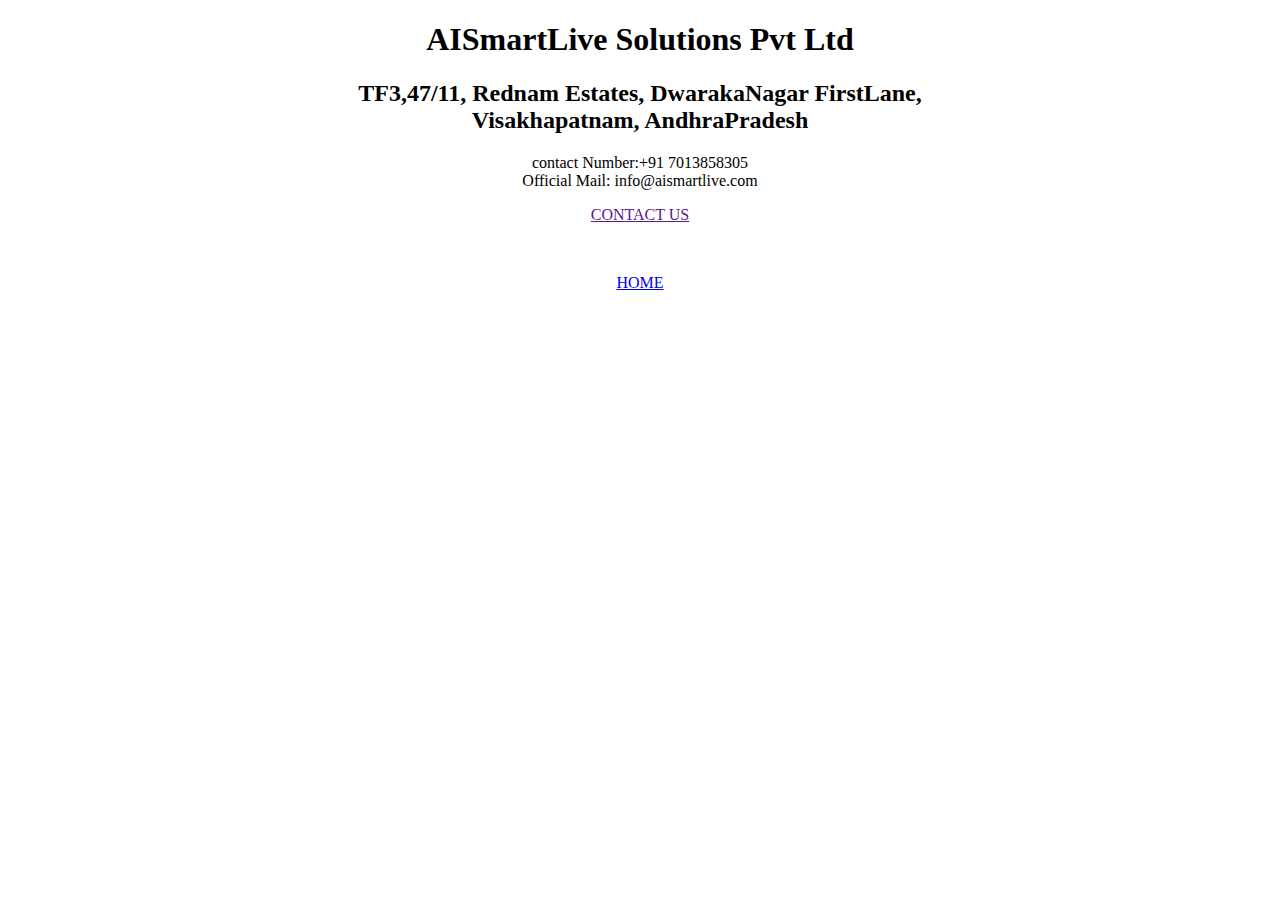
<file: contact us.html>
<!DOCTYPE html>
<html lang="en">
<section class="cta">
    <h1 style="text-align: center">AISmartLive Solutions Pvt Ltd</h1>
    <h2 style="text-align: center"> TF3,47/11, Rednam Estates, DwarakaNagar FirstLane,<br>Visakhapatnam, AndhraPradesh</h2>
    <p style="text-align: center">contact Number:+91 7013858305 <br>Official Mail: info@aismartlive.com</p>

    <P style="text-align: center"> <a href="" class="hero-btn" >CONTACT US</a> </P><br><p style="text-align: center"><a href="index.html" class="hero-btn">HOME</a></p>
</section>
</file>
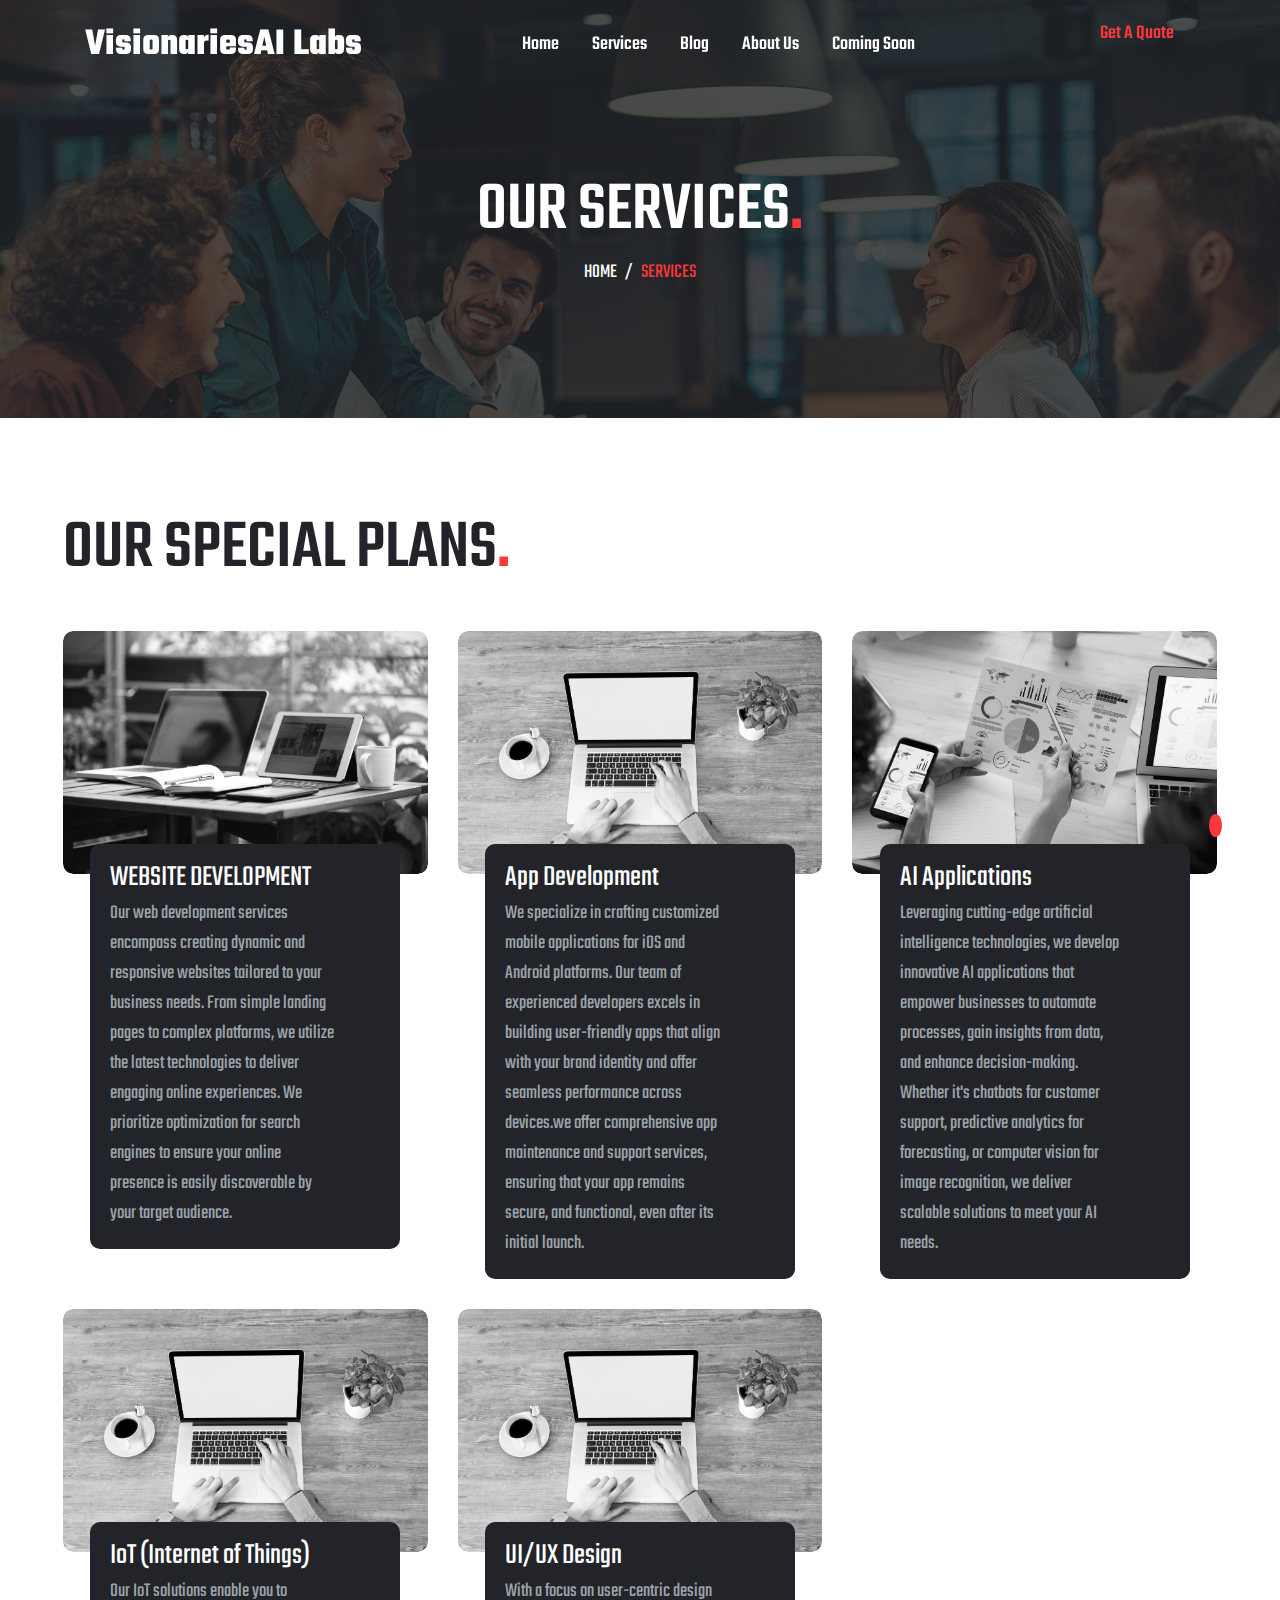
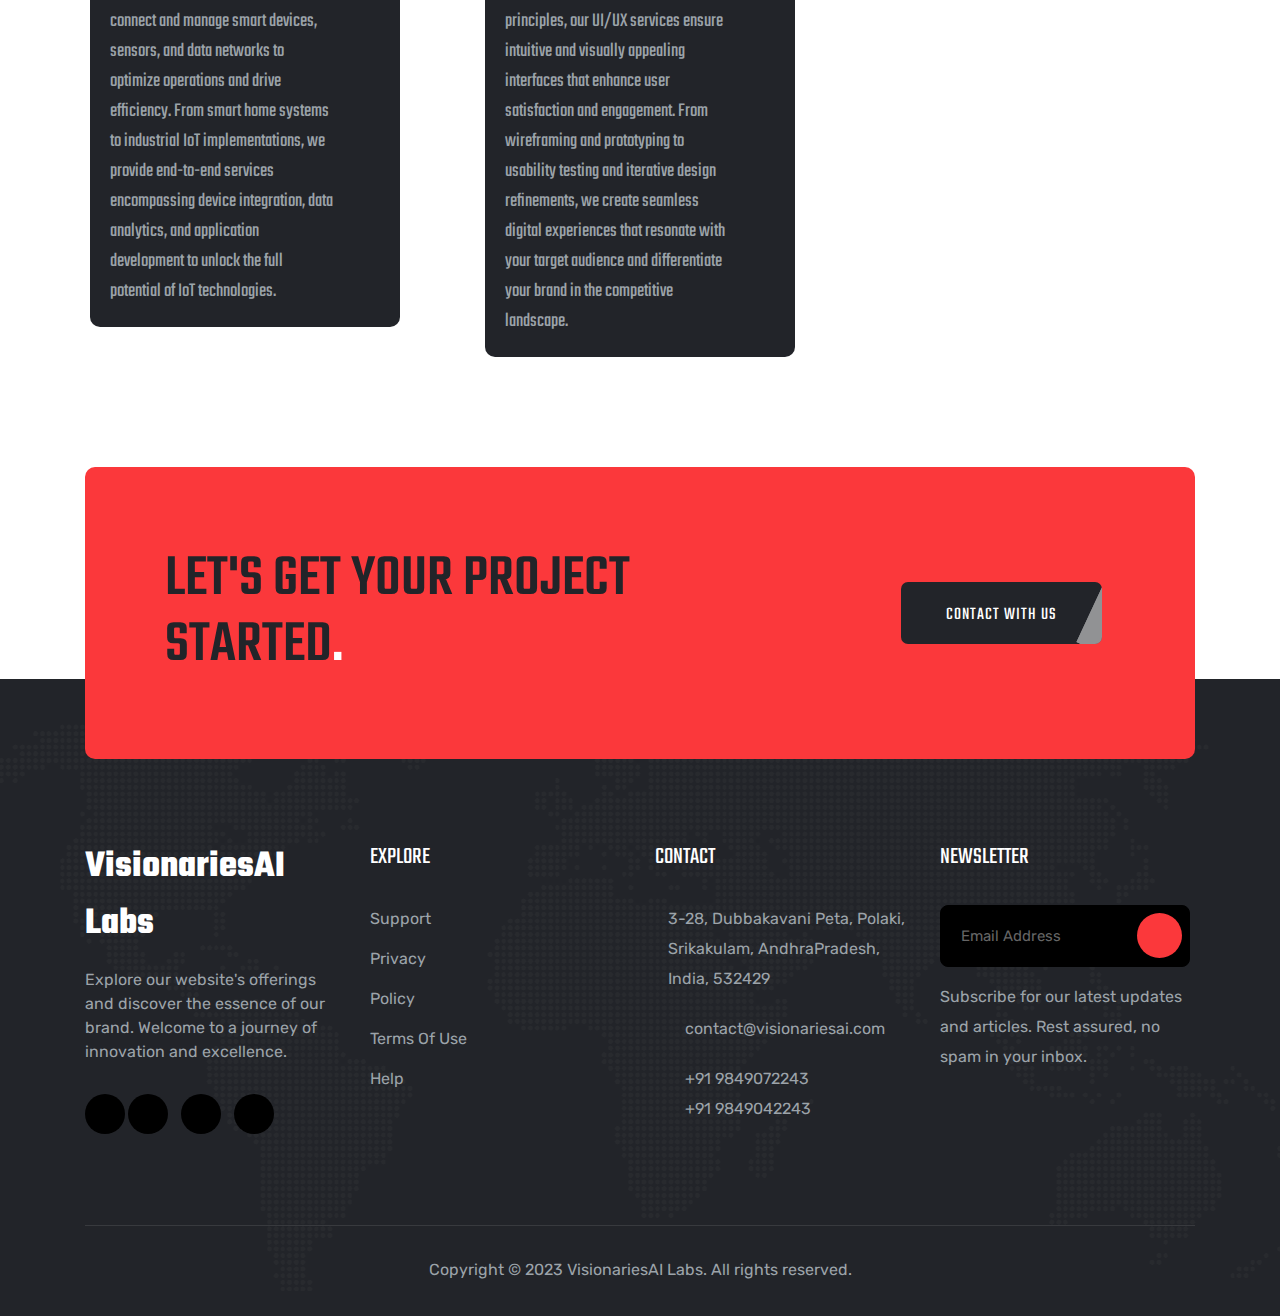
<file: service.html>
<!DOCTYPE html>
<html lang="en">
<head>
   <meta charset="UTF-8">
   <meta name="viewport" content="width=device-width, initial-scale=1.0">
   <meta http-equiv="X-UA-Compatible" content="ie=edge">
   <link rel="shortcut icon" href="img/softoweb.png">
   <!-- GOOGLE FONTS CDN LINK -->
   <link rel="preconnect" href="https://fonts.gstatic.com">
   <link href="https://fonts.googleapis.com/css2?family=Rubik:wght@300;400;500;600;700;800&family=Teko:wght@400;500;600;700&display=swap" rel="stylesheet">
   <!-- CSS LINK -->
   <link rel="stylesheet" href="css/bootstrap.css">
   <!-- AOS ANIAMATION PLUGIN -->
   <link rel="stylesheet" href="css/animate.css">
   <!-- OWL CAROUSEL PLUGIN -->
   <link rel="stylesheet" href="css/owl.carousel.min.css">
   <link rel="stylesheet" href="css/owl.theme.default.min.css">
   <!-- MAGNIFIC POPUP PLUGIN -->
   <link rel="stylesheet" href="css/magnific-popup.css">
   <link rel="stylesheet" href="css/custom.css">
   <title>VisionariesAI Labs</title>
</head>
<body>



   <!-- ======================================== NAVIGRATION ======================================== -->
   <nav id="navigration" class="navbar fixed-top p-0">
      <div class="container">
         <!-- <a class="logo" href="#"><img src="img/logo.png" alt=""></a> -->
         <a class="logo" href="index.html">VisionariesAI Labs</a>
         <div class="sidenav">
            <div class="header">
               <a class="logo d-lg-none" href="#">VisionariesAI Labs</a>
               <a href="#" class="d-lg-none" id="showsidenav"><img src="img/icon/letter-x.png" alt=""> </a>
            </div>
            <ul class="mb-0">
               <li class="nav-item"><a class="nav-link" href="index.html">Home</a></li>
               <li class="nav-item"><a class="nav-link" href="service.html">Services</a></li>
               <li class="nav-item"><a class="nav-link" href="blog.html">Blog</a></li>
               <li class="nav-item"><a class="nav-link" href="about.html">About Us</a></li>
               <!-- <li class="nav-item"><a class="nav-link" href="contact.html">Contact Us</a></li> -->
               <li class="nav-item"><a class="nav-link" href="coming_soon.html">Coming Soon</a></li>

            </ul>
         </div>
         <a class="btn font-btn get-quote d-none d-md-block" href="contact.html"><i class="fal fa-chevron-right"></i> <span>Get A Quote</span></a>
         <div id="hamburger" class="d-lg-none">
            <img src="img/icon/menu.png" class="img01" alt="">
         </div>
      </div>
   </nav>


   <!-- ======================================== PAGE HEADER ======================================== -->
   <section id="pageHeader">
      <div class="overlay">
         <div class="container">
            <div class="row">
               <div class="col">
                  <div class="txt text-center">
                     <div class="sec-header">
                        <h2>OUR SERVICES<span>.</span></h2>
                        <p><a href="index.html">HOME</a> <span>/</span> SERVICES</p>
                     </div>
                  </div>
               </div>
            </div>
         </div>
      </div>
   </section>



   <!-- ======================================== FEATURE DETAILS ======================================== -->
   <!-- <section id="featureDetails">
      <div class="container">
         <div class="row">
            <div class="col">
               <div class="img-box">
                  <img src="img/service01.jpg" alt="">
               </div>
               <div class="txt-box">
                  <h3>OUR BEST SERVICE<span>.</span></h3>
                  <p>Lorem ipsum dolor sit amet, consectetur adipisicing elit. Cupiditate maxime hic. Lorem ipsum dolor sit amet, consectetur adipisicing elit. Perspiciatis temporibus inventore molestiae facilis est, quis quas minima vitae nesciunt totam. Recusandae pariatur aperiam quia ea autem eligendi, itaque neque corrupti! Earum expedita deleniti ducimus voluptas quis similique molestias aperiam aliquam itaque voluptatum, possimus. Doloribus consectetur minima quidem vitae soluta earum.</p>
                  <p>Lorem ipsum dolor sit amet, consectetur adipisicing elit. Cumque magnam itaque nemo ducimus dolorum at, est doloribus qui pariatur expedita.</p>
                  <p>Lorem ipsum dolor sit amet, consectetur adipisicing elit. Cumque magnam itaque nemo ducimus dolorum at, est doloribus qui pariatur expedita.</p>
               </div>
            </div>
         </div>
      </div>
   </section> -->







   <!-- ======================================== SPECIAL FEATURE ======================================== -->
   <section id="specialFeature" class="specialFeature2 px-lg-5">
      <div class="container">
         <div class="row">
            <div class="col">
               <div class="sec-header">
                  <h2>OUR SPECIAL PLANS<span>.</span></h2>
               </div>
            </div>
         </div>
         <div class="row">
            <div class="col-md-12">
               <div class="row">
                  <div class="col-xl-4 col-md-6">
                     <div class="service-box">
                        <div class="img-box">
                           <img src="img/service01.jpg" alt="">
                        </div>
                        <div class="txt-box">
                           <h4>WEBSITE DEVELOPMENT</h4>
                           <p>Our web development services encompass creating dynamic and responsive websites tailored to your business needs. 
                              From simple landing pages to complex platforms, we utilize the latest technologies to deliver engaging online experiences. We prioritize optimization for search engines 
                              to ensure your online presence is easily discoverable by your target audience.</p>
                           <a href="service.html" class="btn font-btn"><i class="fal fa-chevron-right" aria-hidden="true"></i></a>
                        </div>
                     </div>
                     </div>
                     <div class="col-xl-4 col-md-6">
                        <div class="service-box">
                           <div class="img-box">
                              <img src="img/service02.jpg" alt="">
                           </div>
                           <div class="txt-box">
                              <h4>App Development</h4>
                              <p>We specialize in crafting customized mobile applications for iOS and Android platforms. 
                                 Our team of experienced developers excels in building user-friendly apps that align with your brand identity 
                                 and offer seamless performance across devices.we offer comprehensive app maintenance and support services, ensuring that your app remains
                                 secure, and functional, even after its initial launch.</p>
                              <a href="service.html" class="btn font-btn"><i class="fal fa-chevron-right" aria-hidden="true"></i></a>
                           </div>
                        </div>
                     </div>
                     <div class="col-xl-4 col-md-6">
                        <div class="service-box">
                           <div class="img-box">
                              <img src="img/service03.jpg" alt="">
                           </div>
                           <div class="txt-box">
                              <h4>AI Applications</h4>
                              <p>Leveraging cutting-edge artificial intelligence technologies, we develop innovative AI applications that empower businesses to automate processes,
                                 gain insights from data, and enhance decision-making. Whether it's chatbots for customer support, predictive analytics for forecasting, 
                                 or computer vision for image recognition, we deliver scalable solutions to meet your AI needs.</p>
                              <a href="service.html" class="btn font-btn"><i class="fal fa-chevron-right" aria-hidden="true"></i></a>
                           </div>
                        </div>
                     </div>
                     <div class="col-xl-4 col-md-6">
                        <div class="service-box">
                           <div class="img-box">
                              <img src="img/service02.jpg" alt="">
                           </div>
                           <div class="txt-box">
                              <h4>IoT (Internet of Things)</h4>
                              <p>Our IoT solutions enable you to connect and manage smart devices, sensors, and data networks to optimize operations and drive efficiency. 
                                 From smart home systems to industrial IoT implementations, we provide end-to-end services encompassing device integration, data analytics, 
                                 and application development to unlock the full potential of IoT technologies.</p>
                              <a href="service.html" class="btn font-btn"><i class="fal fa-chevron-right" aria-hidden="true"></i></a>
                           </div>
                        </div>
                     </div>
                     <div class="col-xl-4 col-md-6">
                        <div class="service-box">
                           <div class="img-box">
                              <img src="img/service02.jpg" alt="">
                           </div>
                           <div class="txt-box">
                              <h4>UI/UX Design</h4>
                              <p>With a focus on user-centric design principles, our UI/UX services ensure intuitive and visually appealing interfaces that enhance user satisfaction and engagement. 
                                 From wireframing and prototyping to usability testing and iterative design refinements, 
                                 we create seamless digital experiences that resonate with your target audience and differentiate your brand in the competitive landscape.</p>
                              <a href="service.html" class="btn font-btn"><i class="fal fa-chevron-right" aria-hidden="true"></i></a>
                           </div>
                        </div>
                     </div>
                  </div>
               </div>
            </div>
         </div>
      </div>
   </section>





   <!-- ======================================== CONTACT AREA 2 ======================================== -->
   <section id="contactArea">
      <div class="container">
         <div class="contact-box">
            <div class="row">
               <div class="col-lg-9 mb-3 mb-lg-0">
                  <div class="sec-header">
                     <h2>LET'S GET YOUR PROJECT <br>STARTED<span>.</span></h2>
                  </div>
               </div>
               <div class="col-lg-3">
                  <a href="contact.html" class="btn layer-btn">CONTACT WITH US</a>
               </div>
            </div>
         </div>
      </div>
   </section>



   <!-- ======================================== FOOTER SECTION ======================================== -->
   <section id="footerSection">
      <div class="container">
         <div class="row">
            <div class="col-lg-3 col-md-6 mb-5 mb-lg-0">
               <div class="footer-box">
                  <a href="#" class="logo">VisionariesAI Labs</a>
                  <p class="about">Explore our website's offerings and discover the essence of our brand. Welcome to a journey of innovation and excellence.</p>
                  <div class="social-links">
                     <a href="https://www.linkedin.com/in/visionariesai-labs-31a527294/" class="mr-0"><i class="fab fa-linkedin"></i></a>
                     <a href="#"><i class="fab fa-facebook"></i></a>
                     <a href="#"><i class="fab fa-twitter"></i></a>
                     <a href="https://www.instagram.com/visionariesai/"><i class="fab fa-instagram"></i></a>
                  </div>
               </div>
            </div>
            <div class="col-lg-3 col-md-6 mb-5 mb-lg-0">
               <div class="footer-box box2">
                  <p class="title">EXPLORE</p>
                  <ul>
                     <li><a href="#">Support</a></li>
                     <li><a href="#">Privacy</a></li>
                     <li><a href="#">Policy</a></li>
                     <li><a href="#">Terms Of Use</a></li>
                     <li class="mb-0"><a href="#">Help</a></li>
                  </ul>
               </div>
            </div>
            <div class="col-lg-3 col-md-6 mb-5 mb-md-0">
               <div class="footer-box box3">
                  <p class="title">CONTACT</p>
                  <div class="icon-box">
                     <div class="icon">
                        <i class="fal fa-map-marker-alt"></i>
                     </div>
                     <div class="txt">
                        <span>3-28, Dubbakavani Peta, Polaki, Srikakulam, AndhraPradesh, India, 532429</span>
                     </div>
                  </div>
                  <div class="icon-box">
                     <div class="icon">
                        <i class="fal fa-envelope"></i>
                     </div>
                     <div class="txt">
                        <span>contact@visionariesai.com</span>
                     </div>
                  </div>
                  <div class="icon-box mb-0">
                     <div class="icon">
                        <i class="fal fa-phone-alt"></i>
                     </div>
                     <div class="txt">
                        <span>+91 9849072243 <br> +91 9849042243</span>
                     </div>
                  </div>
               </div>
            </div>
            <div class="col-lg-3 col-md-6">
               <div class="footer-box box4">
                  <p class="title">NEWSLETTER</p>
                  <form>
                     <div class="form-group">
                        <input type="email" class="form-control" placeholder="Email Address">
                     </div>
                     <button type="submit" class="btn" name="button"><i class="fal fa-envelope"></i></button>
                  </form>
                  <span>Subscribe for our latest updates and articles. Rest assured, no spam in your inbox.</span>
               </div>
            </div>
         </div>
         <div class="copy-right">
            <div class="row">
               <div class="col">
                  <span>Copyright © 2023 VisionariesAI Labs. All rights reserved.</span>
               </div>
            </div>
         </div>
      </div>
   </section>


   <!-- ======================================== SCROLL TO TOP ICON ======================================== -->
   <a href="#" class="scroll-up">
      <i class="fal fa-chevron-up"></i>
   </a>


   <script src="js/jquery.min.js"></script>
   <script src="js/bootstrap.min.js"></script>
   <script src="js/popper.min.js"></script>
   <script src="js/font-awesome-pro.js"></script>
   <!-- SCROLL ANIAMATION Plugin -->
   <script src="js/wow.min.js"></script>
   <!-- MIXIT UP Plugin -->
   <script src="js/mixitup.min.js"></script>
   <!-- MAGNIFIC POPUP Plugin -->
   <script src="js/jquery.magnific-popup.min.js"></script>
   <!-- CounterUp Plugin -->
   <script src="js/jquery.counterup.min.js"></script>
   <script src="js/jquery.waypoints.min.js"></script>
   <!-- OWL CAROUSEL Plugin -->
   <script src="js/owl.carousel.min.js"></script>
   <script src="js/custom.js"></script>
   <script>

   </script>
</body>
</html>
</file>
<file: css/custom.css>
* {
  margin: 0;
  padding: 0;
  box-sizing: border-box; }


section#pricingSection li a {
    color: #fff;
    text-decoration: none;
}
body {
  font-family: 'Rubik', sans-serif;
  font-family: 'Teko', sans-serif;
  color: #505489;
  font-size: 20px; }

h1, h2, h3, h4, h5 {
  font-weight: 700;
  color: #1f2471;
  line-height: .9; }

h1 {
  font-size: 120px; }

h2 {
  font-size: 70px;
  font-weight: 500; }

h3 {
  font-size: 45px;
  font-weight: 400; }

h4 {
  font-size: 30px;
  font-weight: 400; }

h5 {
  font-size: 25px;
  font-weight: 600; }

i {
  font-size: 16px;
  color: #999;
  transition: .4s; }

.font-btn {
  transition: .4s; }
  .font-btn span {
    font-weight: 500;
    color: #fb383b;
    font-size: 20px;
    position: relative;
    top: -16px; }
  .font-btn .fal {
    background: #fb383b;
    position: relative;
    overflow: hidden;
    font-weight: 500;
    color: #fff;
    height: 45px;
    width: 45px;
    border-radius: 50%;
    padding-top: 16px;
    font-size: 16px;
    margin-right: 5px; }
  .font-btn .fal:before {
    content: "\f054";
    font-family: "Font Awesome 5 Pro";
    font-size: 16px;
    position: absolute;
    left: -100%;
    transition: .4s; }
  .font-btn .fal:after {
    content: "\f054";
    font-family: "Font Awesome 5 Pro";
    font-size: 16px;
    position: absolute;
    left: 43%;
    transition: .4s; }

.font-btn:hover .fal:before {
  left: 43%; }

.font-btn:hover .fal:after {
  left: 157%; }

.layer-btn {
  position: relative;
  overflow: hidden;
  color: #fff;
  font-size: 18px;
  letter-spacing: 1px;
  border-radius: 8px;
  padding: 20px 45px 15px 45px;
  transition: .4s;
  z-index: 1; }

.layer-btn:hover {
  color: #fff; }

.layer-btn::after {
  content: "";
  position: absolute;
  top: 0px;
  left: 0px;
  width: 100%;
  height: 99.9%;
  background: #fb383b;
  z-index: -2; }

.layer-btn::before {
  content: "";
  position: absolute;
  top: -5px;
  left: 0px;
  background: #222429;
  opacity: .5;
  border: 1px solid #222429;
  width: 105%;
  height: 185%;
  transform: translateX(90%) rotate(25deg);
  transition: .4s; }

.layer-btn:hover:before {
  transform: translateX(0%);
  z-index: -1;
  opacity: 1; }

::-webkit-input-placeholder {
  font-size: 15px !important;
  color: #666 !important; }

.btn:focus {
  box-shadow: 0 0 0 0rem rgba(0, 123, 255, 0.25); }

.form-control {
  font-size: 13px;
  border: 1px solid #e3e3e3; }

.custom-select:focus,
.form-control:focus {
  box-shadow: none;
  border: 1px solid #fb383b; }

#navigration .logo {
  font-size: 38px;
  font-weight: bold;
  color: #fff;
  text-decoration: none; }

#navigration .header {
  position: relative; }
  #navigration .header #showsidenav {
    position: absolute;
    top: 15px;
    right: 15px; }
    #navigration .header #showsidenav img {
      width: 15px; }

#navigration .nav-item {
  list-style: none;
  display: inline-block; }
  #navigration .nav-item .nav-link {
    color: #fff;
    position: relative;
    font-weight: 500;
    font-size: 20px;
    line-height: 1;
    padding: 35px 15px;
    transition: .4s; }
    #navigration .nav-item .nav-link .fa-angle-down {
      color: #fff;
      margin-left: 2px;
      font-size: 13px;
      font-weight: 500; }

#navigration .nav-item:hover .nav-link {
  color: #fb383b; }

#navigration .nav-item:hover .fa-angle-down {
  color: #fb383b; }

#navigration .dropdown {
  cursor: pointer; }
  #navigration .dropdown .dropdown-menus {
    background: #fff;
    border-radius: 5px;
    border: 1px solid #000;
    position: absolute;
    margin-top: 0;
    padding: 5px 0px;
    min-width: 220px;
    border: none;
    border-radius: 8px;
    box-shadow: 0px 1px 40px 0px #0000001a;
    transition: .4s; }
    #navigration .dropdown .dropdown-menus .dropdown-item {
      padding: 8px 25px;
      color: #222429;
      font-weight: 500;
      background: none;
      position: relative;
      transition: .4s; }
      #navigration .dropdown .dropdown-menus .dropdown-item span {
        transition: .4s;
        font-size: 20px; }
      #navigration .dropdown .dropdown-menus .dropdown-item .fa-angle-right {
        float: right;
        position: relative;
        top: 8px;
        color: #222429;
        font-size: 13px;
        font-weight: 500; }
    #navigration .dropdown .dropdown-menus .dropdown-item:before {
      content: "";
      background: #fb383b;
      height: 1px;
      width: 0px;
      position: absolute;
      top: 20px;
      left: 25px;
      transition: .4s; }
    #navigration .dropdown .dropdown-menus .dropdown-item:hover:before {
      width: 10px; }
    #navigration .dropdown .dropdown-menus .dropdown-item:hover {
      background: #f5f5f5; }
      #navigration .dropdown .dropdown-menus .dropdown-item:hover span {
        margin-left: 15px;
        color: #fb383b; }

#navigration .collapse:not(.show) {
  display: block;
  opacity: 0;
  visibility: hidden;
  transition: .2s;
  z-index: -1; }

#navigration .dropdown:hover > .dropdown-menus {
  opacity: 1;
  visibility: visible;
  z-index: 1; }

#navigration .dropdown-2 {
  position: relative; }
  #navigration .dropdown-2 .dropdown-menus-2 {
    position: absolute;
    top: 0;
    min-width: 220px;
    right: -220px;
    background: #fff;
    border-radius: 8px;
    padding: 5px 0px;
    box-shadow: 0px 1px 40px 0px #0000001a;
    transition: .2s;
    display: block; }

#navigration .dropdown-2:hover > .dropdown-menus-2 {
  opacity: 1;
  visibility: visible;
  z-index: 1; }

#navigration .dropdown-2:hover > .dropdown-item {
  background: #f5f5f5; }
  #navigration .dropdown-2:hover > .dropdown-item .fal {
    color: #fb383b; }
  #navigration .dropdown-2:hover > .dropdown-item span {
    margin-left: 15px;
    color: #fb383b; }

#navigration .dropdown-2:hover > .dropdown-item:before {
  width: 10px; }

#navigration #hamburger {
  cursor: pointer;
  position: relative; }
  #navigration #hamburger img {
    transition: .4s; }
  #navigration #hamburger .img02 {
    position: absolute;
    right: 0;
    opacity: 0; }

#navigration #hamburger:hover .img02 {
  opacity: 1; }

#navigration .get-quote {
  padding: 0 20px;
  margin-top: 10px; }

.fixed-top {
  z-index: 5;
  transition: .4s; }

#homeSection {
  position: relative;
  margin-bottom: 100px; }
  #homeSection .slider-box {
    background: url(../img/home-bg.jpg);
    background-size: cover;
    background-position: center top;
    height: 100vh; }
    #homeSection .slider-box .overlay {
      background: rgba(34, 34, 34, 0.7);
      height: 100%; }
    #homeSection .slider-box .txt-box {
      height: 100vh;
      position: relative; }
      #homeSection .slider-box .txt-box .txt-area {
        position: absolute;
        top: 50%;
        transform: translateY(-50%); }
        #homeSection .slider-box .txt-box .txt-area p {
          color: #fff;
          font-size: 24px; }
        #homeSection .slider-box .txt-box .txt-area h1 {
          color: #fff;
          font-weight: 600;
          letter-spacing: 5px;
          line-height: .9;
          margin-bottom: 50px; }
  #homeSection .slider-box:before {
    content: "";
    position: absolute;
    height: 100%;
    width: 100%;
    top: 0;
    right: 0;
    background: url(../img/layer.png);
    background-repeat: no-repeat;
    background-position: right top; }
  #homeSection .slider-box2 {
    background: url(../img/home-bg01.jpg);
    background-size: cover;
    background-position: center center; }
  #homeSection .owl-carousel {
    position: relative;
    z-index: 0; }
  #homeSection .owl-dots {
    display: none; }
  #homeSection .owl-nav {
    display: block;
    position: absolute;
    top: 90%;
    right: 10%;
    transform: translate(-10%, -90%);
    transition: .4s; }
    #homeSection .owl-nav button {
      width: 50px;
      height: 50px;
      display: block;
      background: none;
      background: rgba(255, 255, 255, 0.2);
      border-radius: 100px;
      transition: .4s; }
    #homeSection .owl-nav button:hover {
      background: #fb383b;
      color: #fff; }
    #homeSection .owl-nav .owl-prev {
      margin-bottom: 15px; }
      #homeSection .owl-nav .owl-prev span {
        opacity: 0; }
    #homeSection .owl-nav .owl-next {
      float: right; }
      #homeSection .owl-nav .owl-next span {
        opacity: 0; }
    #homeSection .owl-nav .owl-prev::before,
    #homeSection .owl-nav .owl-next::before {
      font-size: 16px;
      text-align: center;
      color: rgba(255, 255, 255, 0.5);
      content: '\f053';
      font-family: 'Font Awesome 5 pro';
      transition: .4s; }
    #homeSection .owl-nav .owl-next::before {
      content: '\f054';
      padding: 22px; }
    #homeSection .owl-nav .owl-prev:focus {
      outline: 0px dotted; }
    #homeSection .owl-nav .owl-next:focus {
      outline: 0px dotted; }
    #homeSection .owl-nav .owl-prev:hover:before,
    #homeSection .owl-nav .owl-next:hover:before {
      color: #fff; }

#featureSection {
  margin-bottom: 100px; }
  #featureSection .sec-header h2 {
    color: #1d1e22;
    margin-bottom: 30px; }
    #featureSection .sec-header h2 span {
      color: #fb383b; }
  #featureSection .sec-header h4 {
    color: #fb383b;
    margin-bottom: 30px; }
  #featureSection .sec-header p {
    color: #666;
    font-family: 'Rubik', sans-serif;
    font-size: 16px;
    margin-bottom: 0; }
  #featureSection .img-box {
    position: relative; }
    #featureSection .img-box img {
      border-radius: 10px;
      filter: grayscale(100%);
      transition: .4s; }
    #featureSection .img-box .img01 {
      display: block;
      margin-left: auto;
      margin-right: 50px;
      max-width: 470px; }
    #featureSection .img-box .img02 {
      position: absolute;
      bottom: -150px;
      left: 0px;
      max-width: 420px; }
  #featureSection .img-box:hover img {
    filter: grayscale(0%); }
  #featureSection .img-box:before {
    content: "";
    position: absolute;
    background: #fb383b;
    top: 0;
    left: 0;
    height: 250px;
    width: 15px;
    border-radius: 10px; }
  #featureSection .part2 {
    display: flex;
    align-items: center;
    justify-content: space-between; }
    #featureSection .part2 ul {
      margin-top: 50px;
      margin-bottom: 45px; }
      #featureSection .part2 ul li {
        list-style: none;
        margin-bottom: 10px;
        color: #666;
        font-family: 'Rubik', sans-serif;
        font-size: 16px; }
        #featureSection .part2 ul li .fal {
          margin-right: 10px;
          font-weight: 500;
          color: #fb383b; }
    #featureSection .part2 .since {
      background: #1d1e22;
      position: relative;
      text-align: center;
      width: 80px;
      height: 80px;
      padding-top: 13px;
      border-radius: 100px; }
      #featureSection .part2 .since span {
        color: #fff; }
    #featureSection .part2 .since:before {
      content: "";
      position: absolute;
      top: -10px;
      left: -10px;
      background: #e8eae9;
      width: 100%;
      height: 100%;
      border-radius: 100px;
      z-index: -1; }

#serviceSection {
  background: #222429;
  padding: 80px 0;
  overflow-x: hidden;
  margin-bottom: 100px; }
  #serviceSection .sec-header h2 {
    color: #fff;
    margin-bottom: 30px; }
    #serviceSection .sec-header h2 span {
      color: #fb383b; }
  #serviceSection .sec-header p {
    color: #9ca3a9;
    font-family: 'Rubik', sans-serif;
    font-size: 16px;
    margin-bottom: 0; }
  #serviceSection .service-box {
    display: flex;
    background: #1d1e22;
    align-items: top;
    border-radius: 10px;
    justify-content: space-between;
    padding: 50px 40px;
    margin: 15px 0;
    cursor: pointer;
    transition: .4s; }
    #serviceSection .service-box .txt-area h3 {
      color: #9ca3a94d;
      margin-bottom: 50px;
      transition: .4s; }
    #serviceSection .service-box .txt-area h4 {
      color: #9ca3a9;
      margin-bottom: 0;
      font-size: 20px;
      transition: .4s; }
    #serviceSection .service-box .img-box {
      position: relative; }
      #serviceSection .service-box .img-box img {
        width: 70px;
        transition: .4s; }
      #serviceSection .service-box .img-box .img01 {
        position: absolute;
        top: 0;
        left: 0; }
      #serviceSection .service-box .img-box .img02 {
        opacity: 0; }
  #serviceSection .service-box:hover {
    background: #fb383b; }
    #serviceSection .service-box:hover .txt-area h3 {
      color: #fff; }
    #serviceSection .service-box:hover .txt-area h4 {
      color: #1d1e22; }
    #serviceSection .service-box:hover .img-box .img01 {
      opacity: 0; }
    #serviceSection .service-box:hover .img-box .img02 {
      opacity: 1; }

#portfolioSection {
  margin-bottom: 100px; }
  #portfolioSection .sec-header h2 {
    color: #1d1e22;
    margin-bottom: 30px; }
    #portfolioSection .sec-header h2 span {
      color: #fb383b; }
  #portfolioSection .indicator span {
    color: #666;
    font-size: 22px;
    transition: .4s;
    display: inline-block;
    cursor: pointer;
    margin-right: 30px; }
  #portfolioSection .indicator span:last-child {
    margin-right: 0; }
  #portfolioSection .indicator span:hover {
    color: #fb383b; }
  #portfolioSection .indicator span.active {
    color: #fb383b; }
  #portfolioSection .indicator span::after {
    content: "";
    background: #fb383b;
    display: block;
    width: 0;
    height: 2px;
    opacity: 0;
    top: 30px;
    transition: .4s; }
  #portfolioSection .indicator span.active::after,
  #portfolioSection .indicator span:hover::after {
    width: 100%;
    opacity: 1; }
  #portfolioSection #portfolio {
    margin-top: 35px; }
  #portfolioSection .portfolio-box {
    position: relative;
    margin: 15px 0;
    overflow: hidden; }
    #portfolioSection .portfolio-box .img-box {
      height: 400px;
      overflow: hidden;
      border-radius: 10px; }
      #portfolioSection .portfolio-box .img-box img {
        filter: grayscale(100%);
        transition: .4s; }
      #portfolioSection .portfolio-box .img-box .img-fluid {
        width: -webkit-fill-available !important;
        height: -webkit-fill-available !important; }
    #portfolioSection .portfolio-box .hover-txt {
      background: #1d1e22;
      padding: 30px;
      width: 90%;
      position: absolute;
      left: 5%;
      display: block;
      margin: auto;
      border-radius: 10px;
      transition: .4s; }
      #portfolioSection .portfolio-box .hover-txt .category {
        color: #fff;
        font-size: 18px;
        position: relative; }
      #portfolioSection .portfolio-box .hover-txt .category:before {
        content: "";
        height: 2px;
        width: 50px;
        background: #fb383b;
        position: absolute;
        border-radius: 3px;
        bottom: 9px;
        right: -70px; }
      #portfolioSection .portfolio-box .hover-txt p {
        color: #fff;
        margin-bottom: 0;
        font-size: 22px; }
  #portfolioSection .portfolio-box:hover .img-box img {
    filter: grayscale(0%); }
  #portfolioSection .portfolio-box:hover .hover-txt {
    transform: translateY(-115%); }

.portfolio-preview {
  background: #fff;
  padding: 20px;
  border-radius: 10px;
  text-align: left;
  max-width: 768px;
  margin: 15px auto;
  position: relative; }
  .portfolio-preview .img-box {
    height: 400px; }
    .portfolio-preview .img-box img {
      height: 100%;
      width: 100%; }
  .portfolio-preview .description h4 {
    font-size: 45px;
    margin-bottom: 15px;
    color: #222429; }
  .portfolio-preview .description p {
    color: #666;
    font-family: 'Rubik', sans-serif;
    font-size: 15px;
    margin-bottom: 30px; }
  .portfolio-preview .description ul {
    margin-bottom: 0; }
    .portfolio-preview .description ul li {
      list-style: none;
      margin-bottom: 10px;
      color: #222429; }
      .portfolio-preview .description ul li i {
        color: #fb383b;
        width: 24px; }
      .portfolio-preview .description ul li span {
        color: #666;
        margin-left: 15px; }
      .portfolio-preview .description ul li a {
        margin-left: 15px;
        color: #fb383b; }

#pricingSection {
  background: #222429;
  padding: 80px 0;
  overflow-x: hidden;
  margin-bottom: 100px; }
  #pricingSection .sec-header {
    margin-bottom: 50px; }
    #pricingSection .sec-header h2 {
      color: #fff;
      margin-bottom: 30px; }
      #pricingSection .sec-header h2 span {
        color: #fb383b; }
    #pricingSection .sec-header p {
      color: #666;
      font-family: 'Rubik', sans-serif;
      font-size: 16px;
      margin-bottom: 0; }
  #pricingSection .pricing-box {
    background: #1d1e22;
    padding: 40px 40px 30px 40px;
    margin: 15px 0;
    border-radius: 10px;
    text-align: center;
    transition: .4s; }
    #pricingSection .pricing-box h4 {
      font-size: 22px;
      color: #9ca3a9;
      margin-bottom: 20px;
      transition: .4s; }
    #pricingSection .pricing-box h3 {
      color: #fb383b;
      font-weight: 500;
      margin-bottom: 30px;
      transition: .4s; }
    #pricingSection .pricing-box ul li {
      list-style: none;
      margin-bottom: 10px;
      color: #9ca3a9;
      font-family: 'Rubik', sans-serif;
      font-size: 15px;
      margin-bottom: 10px;
      transition: .4s; }
    #pricingSection .pricing-box .btn {
      margin-top: 10px;
      padding: 0;
      transition: .4s; }
      #pricingSection .pricing-box .btn .fal {
        transition: 0s; }
  #pricingSection .pricing-box:hover {
    background: #fb383b; }
    #pricingSection .pricing-box:hover h4 {
      color: #1d1e22; }
    #pricingSection .pricing-box:hover h3 {
      color: #1d1e22; }
    #pricingSection .pricing-box:hover ul li {
      color: #333; }
    #pricingSection .pricing-box:hover .font-btn .fal {
      background: #1d1e22;
      color: #fb383b; }
    #pricingSection .pricing-box:hover .font-btn span {
      color: #1d1e22; }

#specialFeature {
  background: #fff;
  overflow: hidden;
  margin-bottom: 80px; }
  #specialFeature .sec-header {
    margin-bottom: 50px; }
    #specialFeature .sec-header h2 {
      color: #222429;
      margin-bottom: 30px; }
      #specialFeature .sec-header h2 span {
        color: #fb383b; }
    #specialFeature .sec-header p {
      color: #666;
      font-family: 'Rubik', sans-serif;
      font-size: 16px;
      margin-bottom: 0; }
  #specialFeature .service-box {
    position: relative;
    transition: .4s; }
    #specialFeature .service-box .img-box {
      overflow: hidden;
      border-radius: 10px; }
      #specialFeature .service-box .img-box img {
        width: 100%;
        border-radius: 10px;
        filter: grayscale(100%);
        transition: .4s; }
    #specialFeature .service-box .txt-box {
      background: #222429;
      position: relative;
      transform: translateY(-30px);
      border-radius: 10px;
      padding: 20px;
      padding-right: 65px;
      width: 85%;
      margin: auto; }
      #specialFeature .service-box .txt-box h4 {
        color: #fff; }
      #specialFeature .service-box .txt-box p {
        color: #9ca3a9;
        margin-bottom: 0; }
    #specialFeature .service-box .font-btn {
      margin-top: -15px; }
  #specialFeature .service-box:hover img {
    filter: grayscale(0%); }
  #specialFeature .font-btn {
    position: absolute;
    right: 0;
    bottom: 0; }
  #specialFeature .owl-stage-outer {
    overflow: visible; }
  #specialFeature .owl-nav {
    display: block;
    position: absolute;
    top: -21%;
    right: 0;
    transition: .4s; }
    #specialFeature .owl-nav button {
      width: 50px;
      height: 50px;
      background: none;
      background: #fb383b;
      border-radius: 100px;
      transition: .4s; }
    #specialFeature .owl-nav button:hover {
      background: #222429;
      color: #fff; }
    #specialFeature .owl-nav .owl-prev {
      margin-right: 15px; }
      #specialFeature .owl-nav .owl-prev span {
        opacity: 0; }
    #specialFeature .owl-nav .owl-next {
      float: right; }
      #specialFeature .owl-nav .owl-next span {
        opacity: 0; }
    #specialFeature .owl-nav .owl-prev::before,
    #specialFeature .owl-nav .owl-next::before {
      font-size: 16px;
      text-align: center;
      color: #fff;
      content: '\f053';
      font-family: 'Font Awesome 5 pro';
      transition: .4s; }
    #specialFeature .owl-nav .owl-next::before {
      content: '\f054';
      padding: 22px; }
    #specialFeature .owl-nav .owl-prev:focus {
      outline: 0px dotted; }
    #specialFeature .owl-nav .owl-next:focus {
      outline: 0px dotted; }
    #specialFeature .owl-nav .owl-prev:hover:before,
    #specialFeature .owl-nav .owl-next:hover:before {
      color: #fff; }

.specialFeature2 {
  margin-bottom: 0 !important; }
  .specialFeature2 .container {
    max-width: 100%; }
  .specialFeature2 .sec-header {
    margin-bottom: 50px; }
    .specialFeature2 .sec-header h2 {
      color: #222429;
      margin-bottom: 30px; }
      .specialFeature2 .sec-header h2 span {
        color: #fb383b; }

#featureDetails {
  border-left: 1px solid #cbcbcc;
  padding-left: 30px; }
  #featureDetails .img-box {
    width: 100%;
    max-height: 500px;
    overflow: hidden;
    margin-bottom: 50px;
    border-radius: 10px; }
    #featureDetails .img-box img {
      width: 100%;
      border-radius: 10px;
      filter: grayscale(100%);
      transition: .4s; }
  #featureDetails .img-box:hover img {
    filter: grayscale(0%); }
  #featureDetails .txt-box h3 {
    color: #222429;
    margin-bottom: 15px; }
    #featureDetails .txt-box h3 span {
      color: #fb383b; }
  #featureDetails .txt-box p {
    color: #666;
    font-family: 'Rubik', sans-serif;
    font-size: 16px; }
  #featureDetails .txt-box ul li {
    list-style: none;
    margin-bottom: 10px;
    color: #666;
    font-family: 'Rubik', sans-serif;
    font-size: 16px; }
    #featureDetails .txt-box ul li .fal {
      margin-right: 10px;
      font-weight: 500;
      color: #fb383b; }

#testimonialSection {
  position: relative;
  padding-top: 80px;
  padding-bottom: 10px;
  overflow: hidden; }
  #testimonialSection .sec-header {
    margin-bottom: 50px; }
    #testimonialSection .sec-header h2 {
      color: #1d1e22;
      margin-bottom: 30px; }
      #testimonialSection .sec-header h2 span {
        color: #fb383b; }
  #testimonialSection .testimonial-box {
    border-radius: 10px;
    box-shadow: 0px 1px 10px 0px #0000001a;
    padding: 40px 50px;
    transition: .4s; }
    #testimonialSection .testimonial-box .top-part {
      display: flex;
      align-items: center; }
      #testimonialSection .testimonial-box .top-part .client {
        margin-right: 15px; }
        #testimonialSection .testimonial-box .top-part .client img {
          width: 80px;
          height: 80px;
          border-radius: 100px; }
      #testimonialSection .testimonial-box .top-part .txt p {
        margin-bottom: 0;
        letter-spacing: 1px;
        color: #000;
        font-size: 22px; }
      #testimonialSection .testimonial-box .top-part .txt span {
        font-size: 18px;
        color: #fb383b;
        transition: .4s; }
      #testimonialSection .testimonial-box .top-part .quote {
        margin-left: auto;
        position: relative;
        align-self: start; }
        #testimonialSection .testimonial-box .top-part .quote img {
          width: 40px; }
        #testimonialSection .testimonial-box .top-part .quote .img02 {
          position: absolute;
          top: 0;
          right: 0;
          opacity: 0; }
    #testimonialSection .testimonial-box .feedback {
      color: #666;
      margin-top: 30px;
      font-family: 'Rubik', sans-serif;
      font-size: 16px;
      line-height: 2;
      margin-bottom: 0;
      transition: .4s; }
  #testimonialSection .testimonial-box:hover {
    background: #fb383b; }
    #testimonialSection .testimonial-box:hover .txt span {
      color: #333; }
    #testimonialSection .testimonial-box:hover .quote .img02 {
      opacity: 1; }
    #testimonialSection .testimonial-box:hover .feedback {
      color: #333; }
  #testimonialSection .owl-stage-outer {
    overflow: visible; }
  #testimonialSection .owl-dots {
    position: absolute;
    display: inline-block;
    top: -90px;
    right: 0; }
    #testimonialSection .owl-dots .owl-dot {
      width: 10px !important;
      height: 10px !important;
      background: none;
      border: 1px solid #fb383b;
      border-radius: 20px;
      transition: .4s;
      margin: 0px 5px; }
    #testimonialSection .owl-dots .owl-dot:focus {
      outline: 0px dotted !important;
      outline: 0px auto -webkit-focus-ring-color !important; }
    #testimonialSection .owl-dots .owl-dot.active {
      background: #fb383b; }

#workSection {
  background: url(../img/work-bg.jpg);
  background-size: cover;
  background-attachment: fixed;
  background-position: center;
  filter: grayscale(100%); }
  #workSection .overlay {
    background: rgba(34, 34, 34, 0.7);
    padding: 80px 0; }
  #workSection .work-box {
    margin: 30px 0;
    border-right: 1px solid #ffffff40; }
    #workSection .work-box h2 {
      color: #fff; }
    #workSection .work-box p {
      font-size: 22px;
      color: #fff;
      margin-bottom: 0; }
  #workSection .box-4 {
    border-right: none; }

#contactSection {
  margin-bottom: 20px; }
  #contactSection .sec-header {
    margin-bottom: 50px; }
    #contactSection .sec-header h2 {
      color: #222429;
      margin-bottom: 30px; }
      #contactSection .sec-header h2 span {
        color: #fb383b; }
    #contactSection .sec-header p {
      color: #666;
      font-family: 'Rubik', sans-serif;
      font-size: 16px;
      margin-bottom: 0; }
  #contactSection .icon-box {
    display: flex;
    align-items: center;
    margin-bottom: 20px; }
    #contactSection .icon-box .icon {
      background: #fb383b;
      height: 60px;
      width: 60px;
      border-radius: 100px;
      text-align: center;
      margin-right: 15px; }
      #contactSection .icon-box .icon .fal {
        font-size: 20px;
        padding-top: 20px;
        color: #000; }
    #contactSection .icon-box .txt p {
      margin-bottom: 0;
      color: #222429; }
    #contactSection .icon-box .txt span {
      color: #666;
      font-family: 'Rubik', sans-serif;
      font-size: 16px; }
  #contactSection form .form-group .form-control {
    font-family: 'Rubik', sans-serif;
    background: #f4f5f9;
    border: 1px solid #f4f5f9;
    font-size: 15px;
    padding: 20px;
    border-radius: 8px; }
  #contactSection form .form-group .form-control:focus {
    box-shadow: none;
    border: 1px solid #fb383b; }
  #contactSection form .form-group input {
    height: 62px; }

#contactArea .contact-box {
  background: #fb383b;
  border-radius: 10px;
  padding: 80px;
  position: relative;
  transform: translateY(80px);
  z-index: 1; }

#contactArea .row {
  align-items: center; }

#contactArea .sec-header h2 {
  color: #222429;
  margin-bottom: 0;
  font-size: 60px;
  line-height: 1.1; }
  #contactArea .sec-header h2 span {
    color: #fff; }

#contactArea .layer-btn {
  color: #fff; }

#contactArea .layer-btn:hover {
  color: #222429; }

#contactArea .layer-btn::after {
  background: #222429; }

#contactArea .layer-btn::before {
  background: #fff;
  border: 1px solid #fff; }

#footerSection {
  background: #222429;
  position: relative;
  padding-top: 160px; }
  #footerSection .footer-box .logo {
    font-size: 38px;
    font-weight: bold;
    color: #fff;
    text-decoration: none; }
  #footerSection .footer-box .about {
    color: #9ca3a9;
    font-family: 'Rubik', sans-serif;
    font-size: 16px;
    margin-top: 15px;
    margin-bottom: 30px; }
  #footerSection .footer-box .social-links a {
    background: #000;
    display: inline-block;
    height: 40px;
    width: 40px;
    border-radius: 100px;
    text-align: center;
    margin-right: 10px;
    transition: .4s; }
    #footerSection .footer-box .social-links a .fab {
      color: #9ca3a9;
      padding-top: 12px; }
  #footerSection .footer-box .social-links a:hover {
    background: #fb383b; }
    #footerSection .footer-box .social-links a:hover .fab {
      color: #000; }
  #footerSection .footer-box .title {
    color: #fff;
    font-size: 24px;
    margin-bottom: 30px; }
  #footerSection .box2 ul li {
    list-style: none;
    margin-bottom: 10px; }
    #footerSection .box2 ul li a {
      color: #9ca3a9;
      font-family: 'Rubik', sans-serif;
      font-size: 16px;
      transition: .4s; }
    #footerSection .box2 ul li a:hover {
      color: #fff; }
  #footerSection .box3 .icon-box {
    display: flex;
    align-items: top;
    margin-bottom: 20px; }
    #footerSection .box3 .icon-box .icon {
      width: 30px; }
      #footerSection .box3 .icon-box .icon .fal {
        color: #fb383b; }
    #footerSection .box3 .icon-box .txt p {
      margin-bottom: 0;
      color: #fff; }
    #footerSection .box3 .icon-box .txt span {
      color: #9ca3a9;
      font-family: 'Rubik', sans-serif;
      font-size: 16px; }
  #footerSection .box4 span {
    color: #9ca3a9;
    font-family: 'Rubik', sans-serif;
    font-size: 16px; }
  #footerSection .box4 form {
    position: relative;
    max-width: 250px; }
    #footerSection .box4 form .form-group .form-control {
      font-family: 'Rubik', sans-serif;
      background: #000;
      border: 1px solid #000;
      font-size: 15px;
      padding: 20px;
      border-radius: 8px; }
    #footerSection .box4 form .form-group .form-control:focus {
      box-shadow: none;
      border: 1px solid #fb383b; }
    #footerSection .box4 form .form-group input {
      height: 62px; }
    #footerSection .box4 form .btn {
      background: #fb383b;
      position: absolute;
      top: 8px;
      right: 8px;
      height: 45px;
      width: 45px;
      border-radius: 100px;
      transition: .4s; }
      #footerSection .box4 form .btn .fal {
        padding-top: 7px;
        color: #000; }
    #footerSection .box4 form .btn:hover {
      background: #fff; }
      #footerSection .box4 form .btn:hover .fal {
        color: #fb383b; }
  #footerSection .copy-right {
    margin-top: 80px;
    border-top: 1px solid #ffffff1a;
    padding: 30px 0;
    text-align: center; }
    #footerSection .copy-right span {
      color: #9ca3a9;
      font-family: 'Rubik', sans-serif;
      font-size: 16px; }

#footerSection:before {
  content: "";
  position: absolute;
  height: 100%;
  width: 100%;
  top: 0;
  right: 0;
  background: url(../img/footer.png);
  background-repeat: no-repeat;
  background-position: center; }

#pageHeader {
  background: url(../img/home-bg.jpg);
  background-size: cover;
  background-position: center top;
  margin-bottom: 100px; }
  #pageHeader .overlay {
    background: rgba(34, 34, 34, 0.8);
    padding: 180px 0 80px 0; }
  #pageHeader .sec-header {
    margin-bottom: 50px; }
    #pageHeader .sec-header h2 {
      color: #fff;
      margin-bottom: 15px; }
      #pageHeader .sec-header h2 span {
        color: #fb383b; }
    #pageHeader .sec-header p {
      color: #fb383b; }
      #pageHeader .sec-header p a {
        color: #fff;
        text-decoration: none;
        transition: .4s; }
      #pageHeader .sec-header p a:hover {
        color: #fb383b; }
      #pageHeader .sec-header p span {
        color: #fff;
        margin: 0 5px; }

#googleMap iframe {
  border-radius: 10px;
  position: relative;
  transform: translateY(80px);
  z-index: 1; }

.scroll-up {
  position: fixed;
  height: 50px;
  width: 50px;
  right: 40px;
  bottom: 40px;
  transition: .4s;
  text-align: center;
  z-index: 1; }
  .scroll-up .fal {
    background: #fb383b;
    position: relative;
    overflow: hidden;
    font-weight: 500;
    color: #fff;
    height: 45px;
    width: 45px;
    border-radius: 50%;
    padding-right: 13px;
    font-size: 16px; }
  .scroll-up .fal:before {
    content: "\f077";
    font-family: "Font Awesome 5 Pro";
    font-size: 16px;
    position: absolute;
    top: 100%;
    transition: .4s; }
  .scroll-up .fal:after {
    content: "\f077";
    font-family: "Font Awesome 5 Pro";
    font-size: 16px;
    position: absolute;
    top: 36%;
    transition: .4s; }

.scroll-up:hover .fal:before {
  top: 36%; }

.scroll-up:hover .fal:after {
  top: -157%; }

@media (max-width: 991px) {
  #navigration {
    padding: 10px !important; }
    #navigration .sidenav {
      position: absolute;
      background: #222429;
      top: 0;
      left: -305px;
      width: 280px;
      height: 100vh;
      box-shadow: 0px 1px 40px 0px #0000001a;
      transition: .4s;
      overflow-y: auto; }
      #navigration .sidenav .logo {
        display: block;
        text-align: center;
        padding: 10px;
        padding-top: 40px; }
    #navigration .sidenav::-webkit-scrollbar {
      width: 0px;
      height: 10px; }
    #navigration .sidenav::-webkit-scrollbar-track {
      background: #fff;
      border-radius: 3px; }
    #navigration .sidenav::-webkit-scrollbar-thumb {
      background: #e5e5e5;
      border-radius: 5px; }
    #navigration .sidenav::-webkit-scrollbar-thumb:hover {
      background: #e5e5e5; }
    #navigration .nav-item {
      display: inline; }
      #navigration .nav-item .nav-link {
        padding: 15px;
        color: #9ca3a9;
        border-top: 1px solid #ffffff1a; }
        #navigration .nav-item .nav-link .fal {
          float: right;
          background: #fb383b;
          position: relative;
          top: -3px;
          color: #fff;
          height: 25px;
          width: 25px;
          border-radius: 5px;
          text-align: center;
          font-weight: 500;
          padding-top: 6px; }
      #navigration .nav-item .dropdown-menus {
        position: relative;
        background: none;
        padding: 0;
        box-shadow: none; }
        #navigration .nav-item .dropdown-menus .dropdown-item {
          padding: 10px 15px 5px 30px;
          border-top: 1px solid #ffffff1a;
          color: #9ca3a9; }
          #navigration .nav-item .dropdown-menus .dropdown-item .fal {
            float: right;
            background: #fb383b;
            position: relative;
            top: 0px;
            color: #fff;
            height: 25px;
            width: 25px;
            border-radius: 5px;
            text-align: center;
            font-weight: 500;
            padding-top: 6px;
            transform: rotate(90deg); }
        #navigration .nav-item .dropdown-menus .dropdown-item:hover {
          background: none; }
      #navigration .nav-item .dropdown-item:last-child {
        margin-bottom: 1px; }
      #navigration .nav-item .dropdown-2 {
        margin-bottom: 1px; }
      #navigration .nav-item .dropdown-menus-2 {
        position: relative;
        background: none;
        padding: 0;
        box-shadow: none;
        right: 0; }
        #navigration .nav-item .dropdown-menus-2 .dropdown-item {
          padding: 10px 15px 5px 45px; }
    #navigration .nav-item:first-child .nav-link {
      border-top: none; }
    #navigration .nav-item:last-child .nav-link {
      border-bottom: 1px solid #ffffff1a; }
    #navigration .dropdown-item:hover:before {
      width: 0px !important; }
    #navigration .dropdown-item:hover span {
      margin-left: 0px !important; }
    #navigration .sidenav.active-nav {
      left: 0px; }
    #navigration .collapse:not(.show) {
      display: none; }
  #featureSection .col-lg-7 {
    margin-bottom: 200px; }
  #portfolioSection .sec-header,
  #portfolioSection .indicator {
    text-align: center; }
  #workSection .box-2 {
    border-right: none !important; }
  #contactArea .contact-box {
    text-align: center;
    padding: 50px; } }

@media (max-width: 768px) {
  #homeSection .txt-area h1 {
    font-size: 70px; }
  #workSection .work-box {
    border-right: none !important; } }

@media (max-width: 552px) {
  h2 {
    font-size: 50px !important; }
  #homeSection .txt-area h1 {
    font-size: 60px; }
  #featureSection .col-lg-7 {
    margin-bottom: 200px; }
    #featureSection .col-lg-7 .img-box .img01 {
      width: 90%;
      margin-right: 0px; }
    #featureSection .col-lg-7 .img-box .img02 {
      width: 90%; } }
      .item-img img {
        max-width: 300px;
    }
    .img-wrapper img {
      max-width: 250px !important;
  }
  .coming_soon_sec img {
    min-height: 283px;
}
</file>
